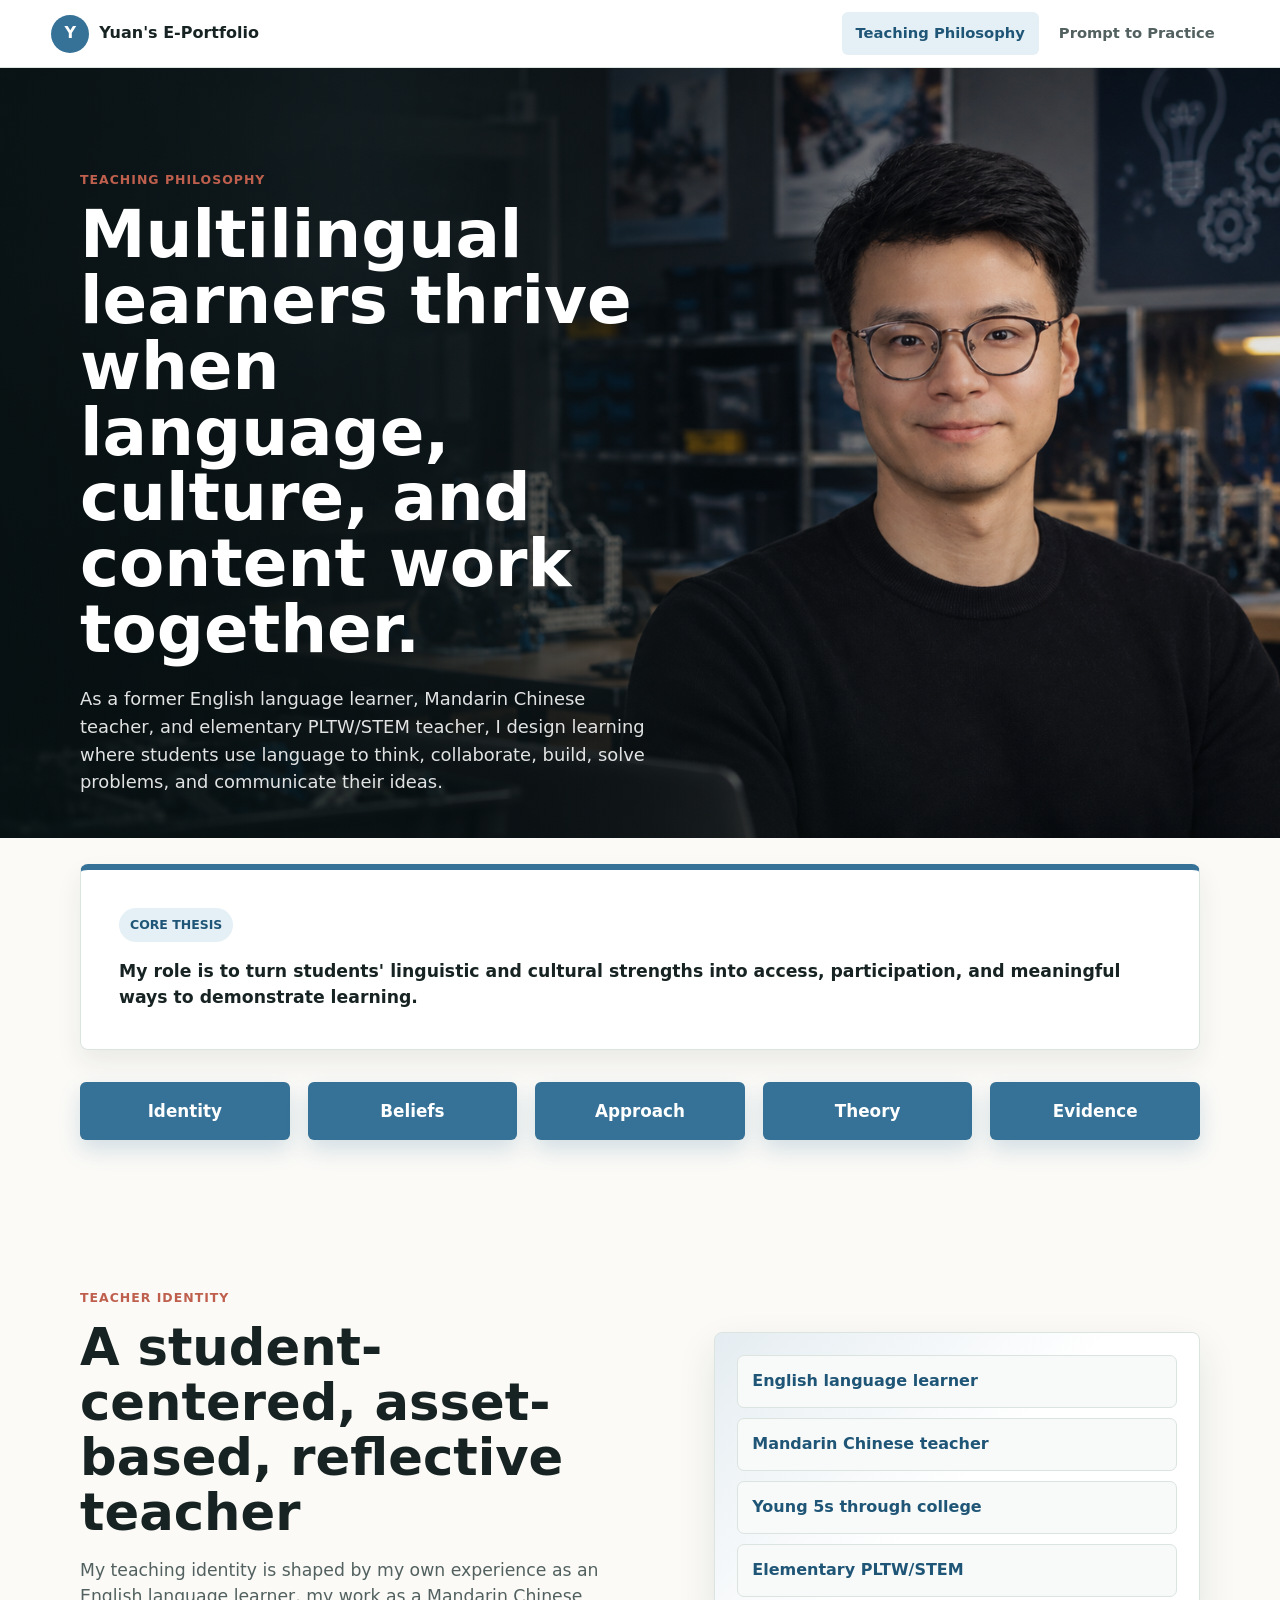
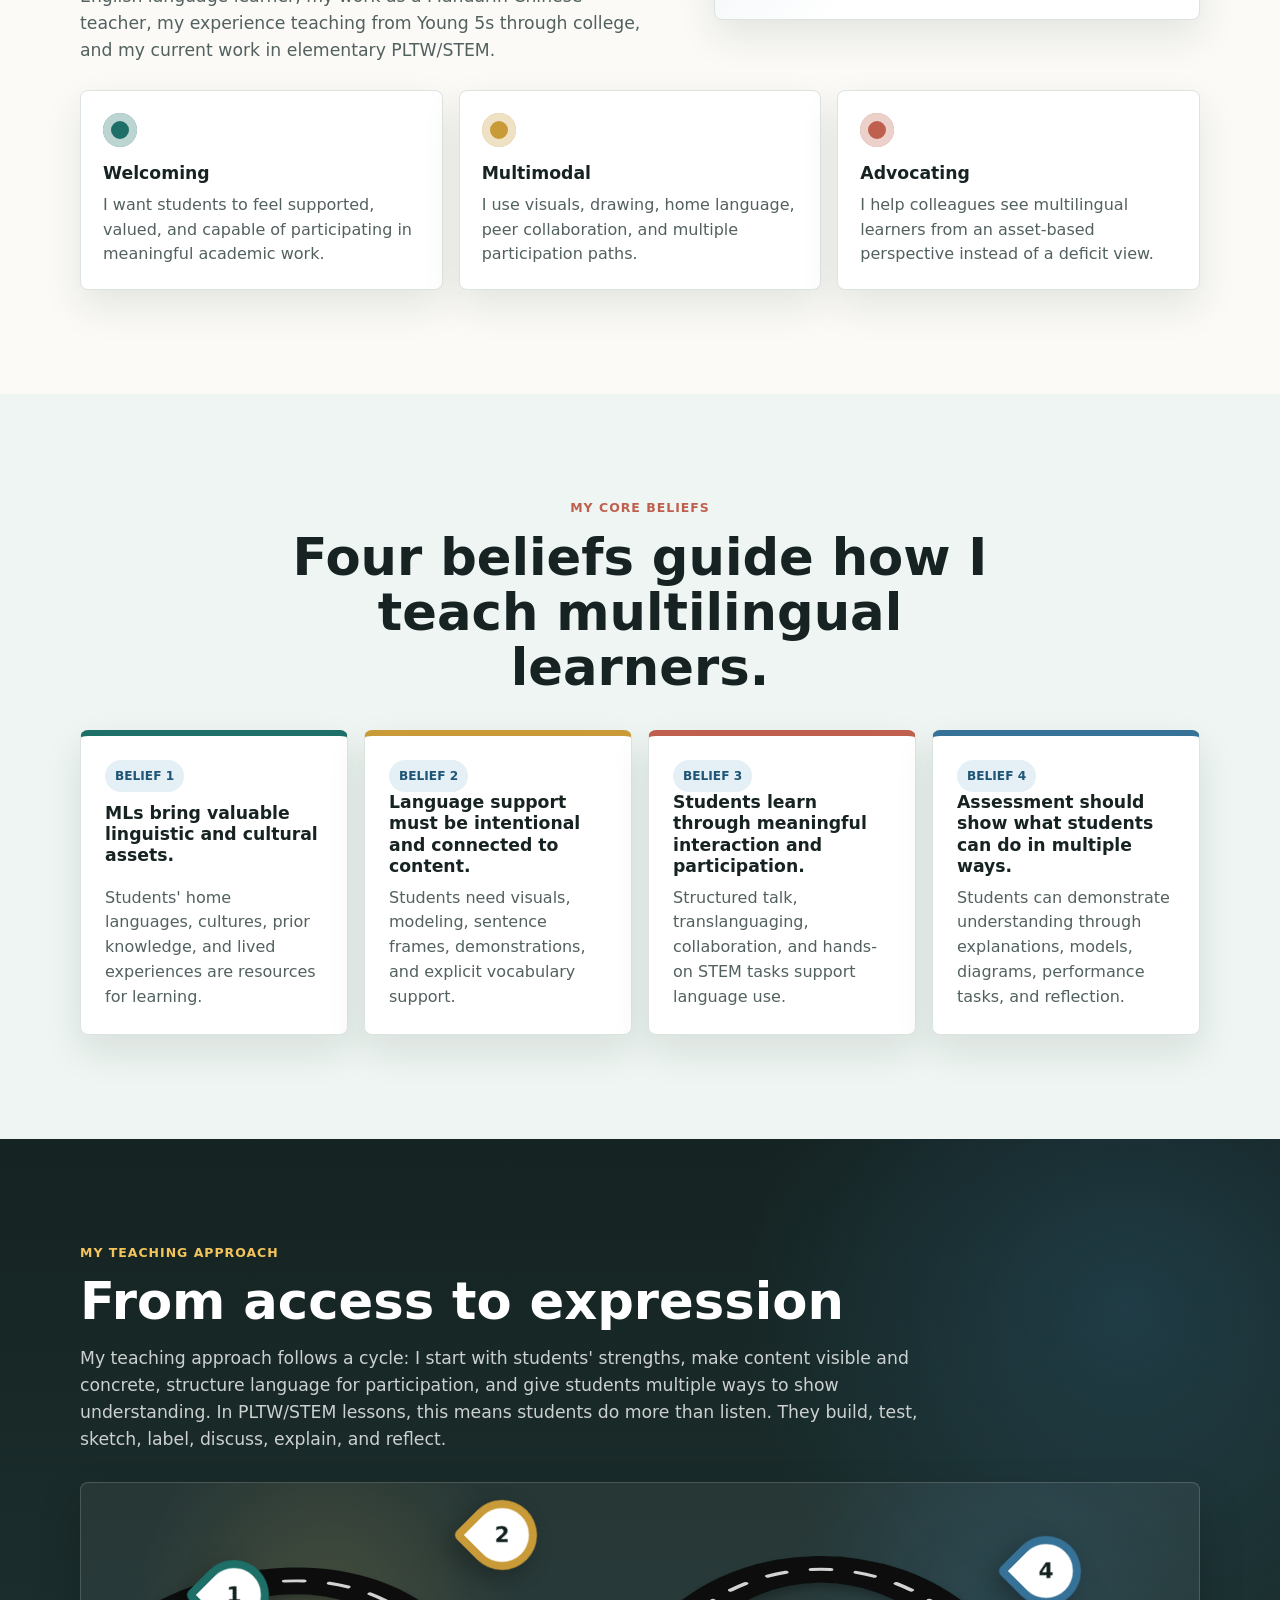
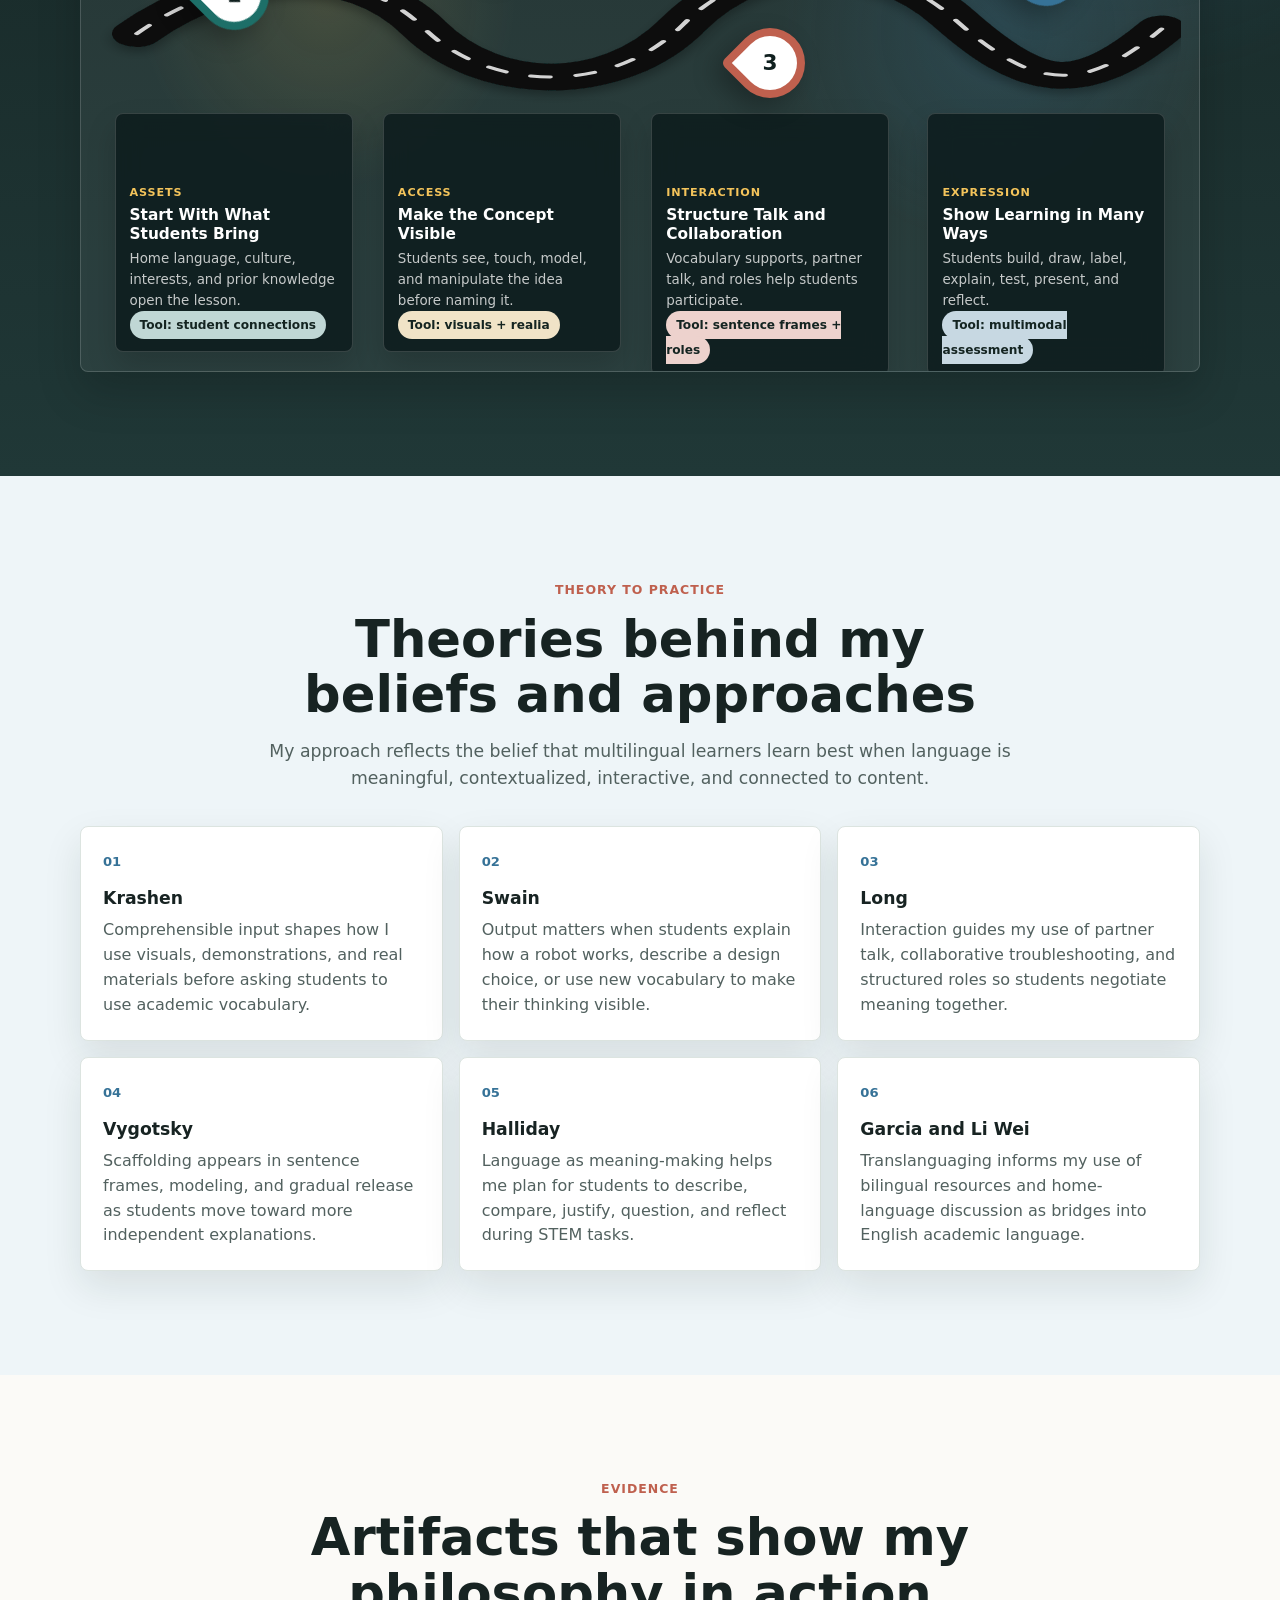
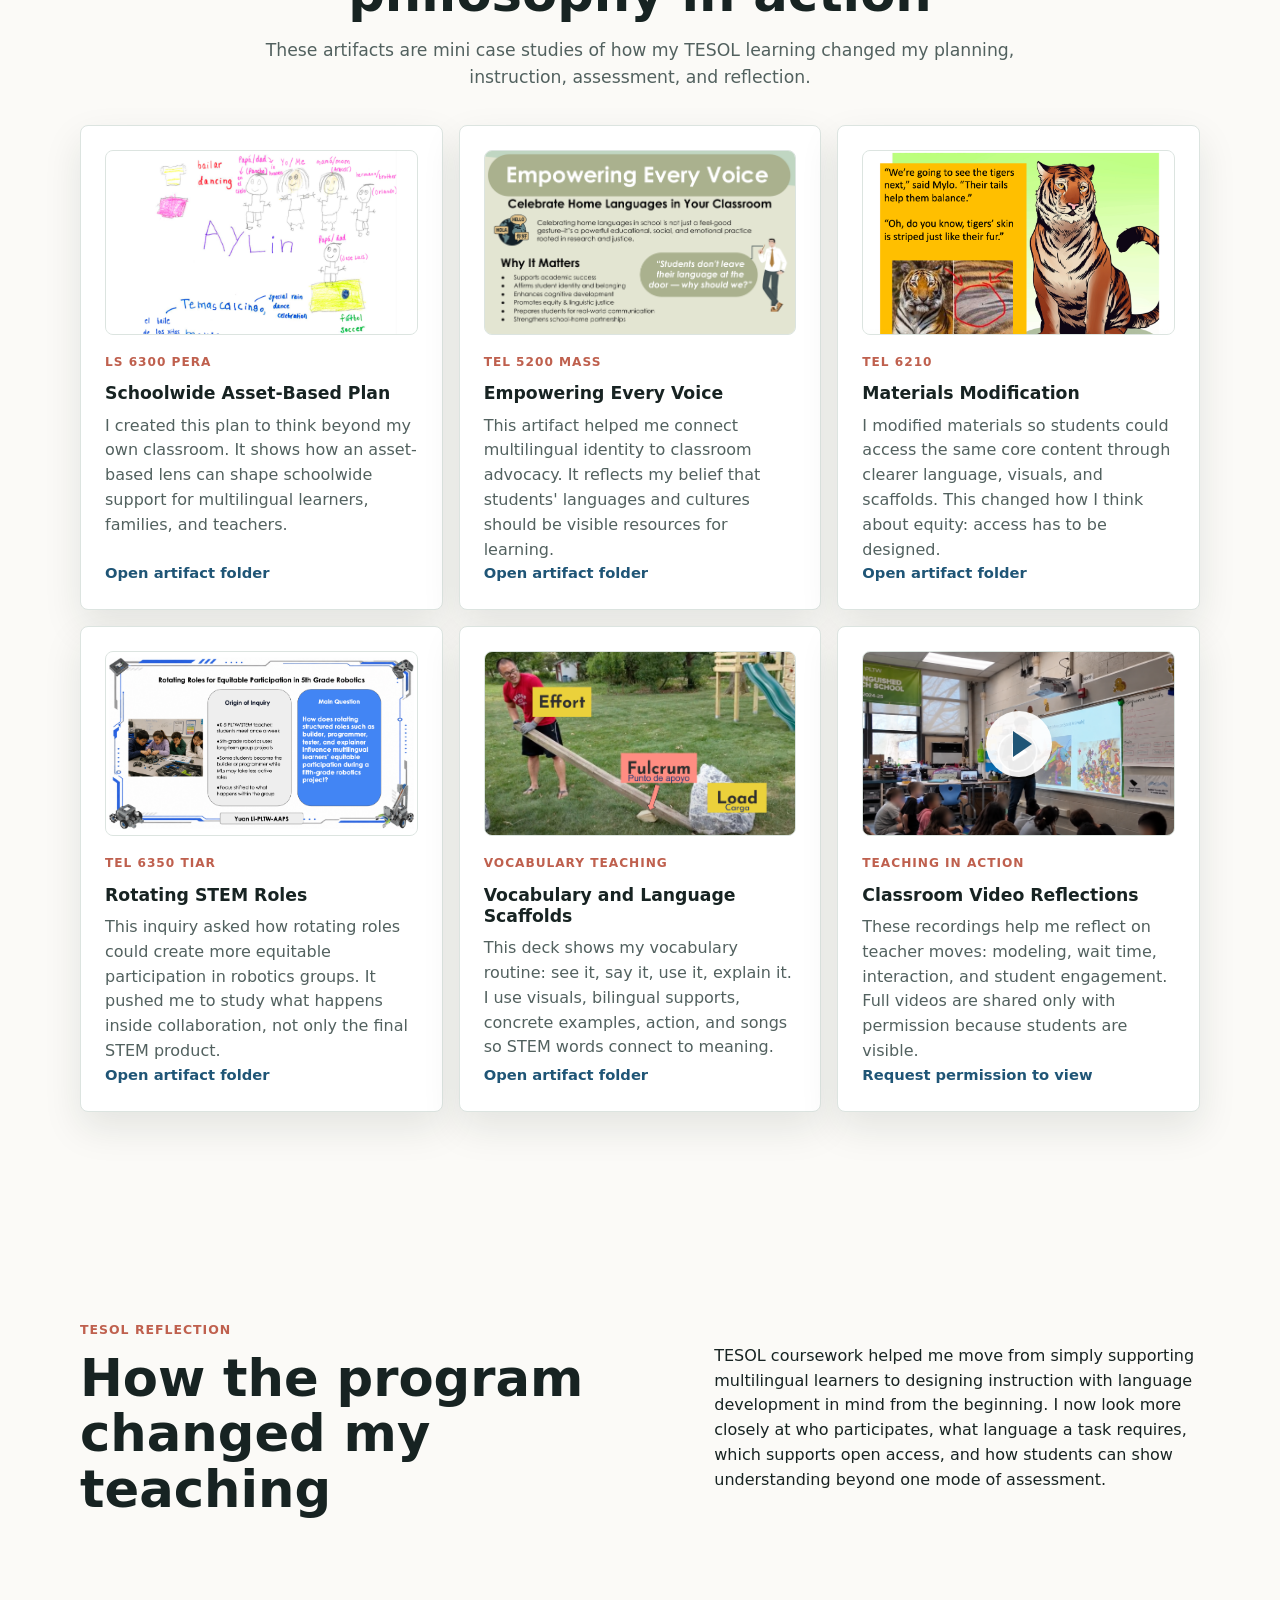
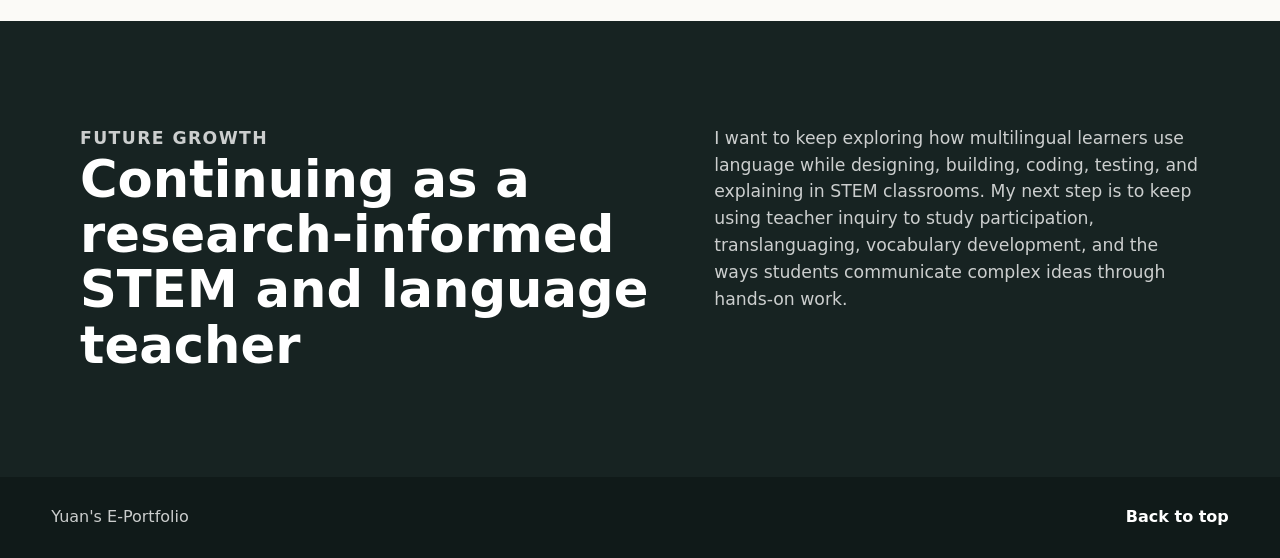
<file: index.html>
<!doctype html>
<html lang="en">
  <head>
    <meta charset="utf-8">
    <meta name="viewport" content="width=device-width, initial-scale=1">
    <title>Yuan's E-Portfolio | Teaching Philosophy</title>
    <meta
      name="description"
      content="Yuan's teaching philosophy e-portfolio for multilingual learners, STEM, asset-based pedagogy, theory, and course artifacts."
    >
    <link rel="stylesheet" href="styles.css">
  </head>
  <body>
    <header class="site-header" aria-label="Site navigation">
      <a class="brand" href="#top" aria-label="Yuan's e-portfolio home">
        <span class="brand-mark" aria-hidden="true">Y</span>
        <span>Yuan's E-Portfolio</span>
      </a>
      <nav class="nav-links top-tabs" aria-label="Main navigation">
        <a class="active" href="#top">Teaching Philosophy</a>
        <a href="prompt-to-practice/">Prompt to Practice</a>
      </nav>
    </header>

    <main id="top">
      <section class="hero">
        <div class="section-inner hero-grid">
          <div class="hero-copy-block">
            <p class="eyebrow">Teaching Philosophy</p>
            <h1>Multilingual learners thrive when language, culture, and content work together.</h1>
            <p class="hero-copy">
              As a former English language learner, Mandarin Chinese teacher, and elementary
              PLTW/STEM teacher, I design learning where students use language to think,
              collaborate, build, solve problems, and communicate their ideas.
            </p>
          </div>
        </div>
      </section>

      <section class="thesis-strip" aria-label="Teaching philosophy thesis">
        <div class="section-inner">
          <div class="thesis-panel">
            <span class="panel-label">Core Thesis</span>
            <p>
              My role is to turn students' linguistic and cultural strengths into access,
              participation, and meaningful ways to demonstrate learning.
            </p>
          </div>
        </div>
      </section>

      <section class="jump-section" aria-label="Section navigation buttons">
        <div class="section-inner jump-grid">
          <a href="#identity">Identity</a>
          <a href="#beliefs">Beliefs</a>
          <a href="#approach">Approach</a>
          <a href="#theory">Theory</a>
          <a href="#evidence">Evidence</a>
        </div>
      </section>

      <section id="identity" class="section-band">
        <div class="section-inner section-layout">
          <div class="section-heading">
            <p class="section-kicker">Teacher Identity</p>
            <h2>A student-centered, asset-based, reflective teacher</h2>
            <p>
              My teaching identity is shaped by my own experience as an English language learner,
              my work as a Mandarin Chinese teacher, my experience teaching from Young 5s through
              college, and my current work in elementary PLTW/STEM.
            </p>
          </div>
          <div class="identity-visual visual-panel" aria-hidden="true">
            <span>English language learner</span>
            <span>Mandarin Chinese teacher</span>
            <span>Young 5s through college</span>
            <span>Elementary PLTW/STEM</span>
          </div>
        </div>
        <div class="section-inner card-grid three">
          <article class="info-card">
            <span class="card-dot teal" aria-hidden="true"></span>
            <h3>Welcoming</h3>
            <p>I want students to feel supported, valued, and capable of participating in meaningful academic work.</p>
          </article>
          <article class="info-card">
            <span class="card-dot gold" aria-hidden="true"></span>
            <h3>Multimodal</h3>
            <p>I use visuals, drawing, home language, peer collaboration, and multiple participation paths.</p>
          </article>
          <article class="info-card">
            <span class="card-dot coral" aria-hidden="true"></span>
            <h3>Advocating</h3>
            <p>I help colleagues see multilingual learners from an asset-based perspective instead of a deficit view.</p>
          </article>
        </div>
      </section>

      <section id="beliefs" class="section-band soft">
        <div class="section-inner">
          <div class="section-heading centered">
            <p class="section-kicker">My Core Beliefs</p>
            <h2>Four beliefs guide how I teach multilingual learners.</h2>
          </div>
          <div class="belief-grid">
            <article class="belief-card">
              <span>Belief 1</span>
              <h3>MLs bring valuable linguistic and cultural assets.</h3>
              <p>Students' home languages, cultures, prior knowledge, and lived experiences are resources for learning.</p>
            </article>
            <article class="belief-card">
              <span>Belief 2</span>
              <h3>Language support must be intentional and connected to content.</h3>
              <p>Students need visuals, modeling, sentence frames, demonstrations, and explicit vocabulary support.</p>
            </article>
            <article class="belief-card">
              <span>Belief 3</span>
              <h3>Students learn through meaningful interaction and participation.</h3>
              <p>Structured talk, translanguaging, collaboration, and hands-on STEM tasks support language use.</p>
            </article>
            <article class="belief-card">
              <span>Belief 4</span>
              <h3>Assessment should show what students can do in multiple ways.</h3>
              <p>Students can demonstrate understanding through explanations, models, diagrams, performance tasks, and reflection.</p>
            </article>
          </div>
        </div>
      </section>

      <section id="approach" class="section-band approach-section">
        <div class="section-inner">
          <div class="section-heading">
            <p class="section-kicker">My Teaching Approach</p>
            <h2>From access to expression</h2>
            <p>
              My teaching approach follows a cycle: I start with students' strengths, make content
              visible and concrete, structure language for participation, and give students multiple
              ways to show understanding. In PLTW/STEM lessons, this means students do more than
              listen. They build, test, sketch, label, discuss, explain, and reflect.
            </p>
          </div>
          <div class="approach-map" aria-label="Teaching approach pathway">
            <svg class="curly-path" viewBox="0 0 1000 360" aria-hidden="true" preserveAspectRatio="none">
              <defs>
                <filter id="road-shadow" x="-10%" y="-30%" width="120%" height="160%">
                  <feDropShadow dx="0" dy="9" stdDeviation="7" flood-color="#000000" flood-opacity="0.28"></feDropShadow>
                </filter>
              </defs>
              <path class="road-base" filter="url(#road-shadow)" d="M35 176 C125 58 240 56 300 166 S474 283 540 160 S720 35 790 150 S905 287 982 168"></path>
              <path class="road-dashes" d="M35 176 C125 58 240 56 300 166 S474 283 540 160 S720 35 790 150 S905 287 982 168"></path>
            </svg>
            <article class="approach-point point-assets">
              <span class="point-marker" data-step="1">1</span>
              <div>
                <p class="point-label">Assets</p>
                <h3>Start With What Students Bring</h3>
                <p>Home language, culture, interests, and prior knowledge open the lesson.</p>
              </div>
              <strong>Tool: student connections</strong>
            </article>
            <article class="approach-point point-access">
              <span class="point-marker" data-step="2">2</span>
              <div>
                <p class="point-label">Access</p>
                <h3>Make the Concept Visible</h3>
                <p>Students see, touch, model, and manipulate the idea before naming it.</p>
              </div>
              <strong>Tool: visuals + realia</strong>
            </article>
            <article class="approach-point point-interaction">
              <span class="point-marker" data-step="3">3</span>
              <div>
                <p class="point-label">Interaction</p>
                <h3>Structure Talk and Collaboration</h3>
                <p>Vocabulary supports, partner talk, and roles help students participate.</p>
              </div>
              <strong>Tool: sentence frames + roles</strong>
            </article>
            <article class="approach-point point-expression">
              <span class="point-marker" data-step="4">4</span>
              <div>
                <p class="point-label">Expression</p>
                <h3>Show Learning in Many Ways</h3>
                <p>Students build, draw, label, explain, test, present, and reflect.</p>
              </div>
              <strong>Tool: multimodal assessment</strong>
            </article>
          </div>
        </div>
      </section>

      <section id="theory" class="section-band soft-blue">
        <div class="section-inner">
          <div class="section-heading centered">
            <p class="section-kicker">Theory to Practice</p>
            <h2>Theories behind my beliefs and approaches</h2>
            <p>
              My approach reflects the belief that multilingual learners learn best when language is
              meaningful, contextualized, interactive, and connected to content.
            </p>
          </div>
          <div class="theory-grid">
            <article><span>01</span><h3>Krashen</h3><p>Comprehensible input shapes how I use visuals, demonstrations, and real materials before asking students to use academic vocabulary.</p></article>
            <article><span>02</span><h3>Swain</h3><p>Output matters when students explain how a robot works, describe a design choice, or use new vocabulary to make their thinking visible.</p></article>
            <article><span>03</span><h3>Long</h3><p>Interaction guides my use of partner talk, collaborative troubleshooting, and structured roles so students negotiate meaning together.</p></article>
            <article><span>04</span><h3>Vygotsky</h3><p>Scaffolding appears in sentence frames, modeling, and gradual release as students move toward more independent explanations.</p></article>
            <article><span>05</span><h3>Halliday</h3><p>Language as meaning-making helps me plan for students to describe, compare, justify, question, and reflect during STEM tasks.</p></article>
            <article><span>06</span><h3>Garcia and Li Wei</h3><p>Translanguaging informs my use of bilingual resources and home-language discussion as bridges into English academic language.</p></article>
          </div>
        </div>
      </section>

      <section id="evidence" class="section-band">
        <div class="section-inner">
          <div class="section-heading centered">
            <p class="section-kicker">Evidence</p>
            <h2>Artifacts that show my philosophy in action</h2>
            <p>
              These artifacts are mini case studies of how my TESOL learning changed my planning,
              instruction, assessment, and reflection.
            </p>
          </div>
          <div class="artifact-grid">
            <a class="artifact-card" href="https://drive.google.com/drive/folders/16T3b_UtdPn_d3MN9wNn4TqH_yHcDVsYS?usp=drive_link" target="_blank" rel="noopener">
              <img class="artifact-preview" src="assets/artifacts/pera-custom.png" alt="Preview of the Schoolwide Asset-Based Plan artifact.">
              <span class="artifact-label">LS 6300 PERA</span>
              <h3>Schoolwide Asset-Based Plan</h3>
              <p>I created this plan to think beyond my own classroom. It shows how an asset-based lens can shape schoolwide support for multilingual learners, families, and teachers.</p>
              <strong>Open artifact folder</strong>
            </a>
            <a class="artifact-card" href="https://drive.google.com/drive/folders/130Fd-T7QDHoziIeDcUG21jrpEppXxg3U?usp=drive_link" target="_blank" rel="noopener">
              <img class="artifact-preview" src="assets/artifacts/mass-preview.png" alt="Preview of the Empowering Every Voice artifact.">
              <span class="artifact-label">TEL 5200 MASS</span>
              <h3>Empowering Every Voice</h3>
              <p>This artifact helped me connect multilingual identity to classroom advocacy. It reflects my belief that students' languages and cultures should be visible resources for learning.</p>
              <strong>Open artifact folder</strong>
            </a>
            <a class="artifact-card" href="https://drive.google.com/drive/folders/1OOtF6vq1-xBh8lc7o2qviGq_IBOvmbnp?usp=drive_link" target="_blank" rel="noopener">
              <img class="artifact-preview" src="assets/artifacts/materials-custom.png" alt="Preview of the Materials Modification artifact.">
              <span class="artifact-label">TEL 6210</span>
              <h3>Materials Modification</h3>
              <p>I modified materials so students could access the same core content through clearer language, visuals, and scaffolds. This changed how I think about equity: access has to be designed.</p>
              <strong>Open artifact folder</strong>
            </a>
            <a class="artifact-card" href="https://drive.google.com/drive/folders/1tJxDNaf0YipQShl1U_7saTIRn4EMJmxm?usp=drive_link" target="_blank" rel="noopener">
              <img class="artifact-preview" src="assets/artifacts/stem-roles-custom.png" alt="Preview of the Rotating STEM Roles artifact.">
              <span class="artifact-label">TEL 6350 TIAR</span>
              <h3>Rotating STEM Roles</h3>
              <p>This inquiry asked how rotating roles could create more equitable participation in robotics groups. It pushed me to study what happens inside collaboration, not only the final STEM product.</p>
              <strong>Open artifact folder</strong>
            </a>
            <a class="artifact-card" href="https://drive.google.com/drive/folders/1gcC9mJZClp-AV3NbqChI-bByvuwTtECx?usp=drive_link" target="_blank" rel="noopener">
              <img class="artifact-preview" src="assets/artifacts/vocabulary-teaching.png" alt="Preview of a vocabulary teaching artifact using visual labels for effort, fulcrum, and load.">
              <span class="artifact-label">Vocabulary Teaching</span>
              <h3>Vocabulary and Language Scaffolds</h3>
              <p>This deck shows my vocabulary routine: see it, say it, use it, explain it. I use visuals, bilingual supports, concrete examples, action, and songs so STEM words connect to meaning.</p>
              <strong>Open artifact folder</strong>
            </a>
            <a class="artifact-card" href="https://drive.google.com/file/d/1CRCf-sikowvCZReLJbOm6z6cWcLFSSmi/view?usp=drive_link" target="_blank" rel="noopener">
              <span class="video-artifact-frame">
                <img class="artifact-preview" src="assets/artifacts/teaching-in-action.png" alt="Preview of a classroom teaching-in-action video artifact.">
                <span class="play-button" aria-hidden="true"></span>
              </span>
              <span class="artifact-label">Teaching in Action</span>
              <h3>Classroom Video Reflections</h3>
              <p>These recordings help me reflect on teacher moves: modeling, wait time, interaction, and student engagement. Full videos are shared only with permission because students are visible.</p>
              <strong>Request permission to view</strong>
            </a>
          </div>
        </div>
      </section>

      <section class="section-band reflection-section">
        <div class="section-inner section-layout">
          <div class="section-heading">
            <p class="section-kicker">TESOL Reflection</p>
            <h2>How the program changed my teaching</h2>
          </div>
          <p>
            TESOL coursework helped me move from simply supporting multilingual learners to
            designing instruction with language development in mind from the beginning. I now look
            more closely at who participates, what language a task requires, which supports open
            access, and how students can show understanding beyond one mode of assessment.
          </p>
        </div>
      </section>

      <section class="section-band closing-section">
        <div class="section-inner closing-grid">
          <div>
            <p class="section-kicker">Future Growth</p>
            <h2>Continuing as a research-informed STEM and language teacher</h2>
          </div>
          <p>
            I want to keep exploring how multilingual learners use language while designing,
            building, coding, testing, and explaining in STEM classrooms. My next step is to keep
            using teacher inquiry to study participation, translanguaging, vocabulary development,
            and the ways students communicate complex ideas through hands-on work.
          </p>
        </div>
      </section>
    </main>

    <footer class="site-footer">
      <p>Yuan's E-Portfolio</p>
      <a href="#top">Back to top</a>
    </footer>

    <script src="script.js"></script>
  </body>
</html>
</file>
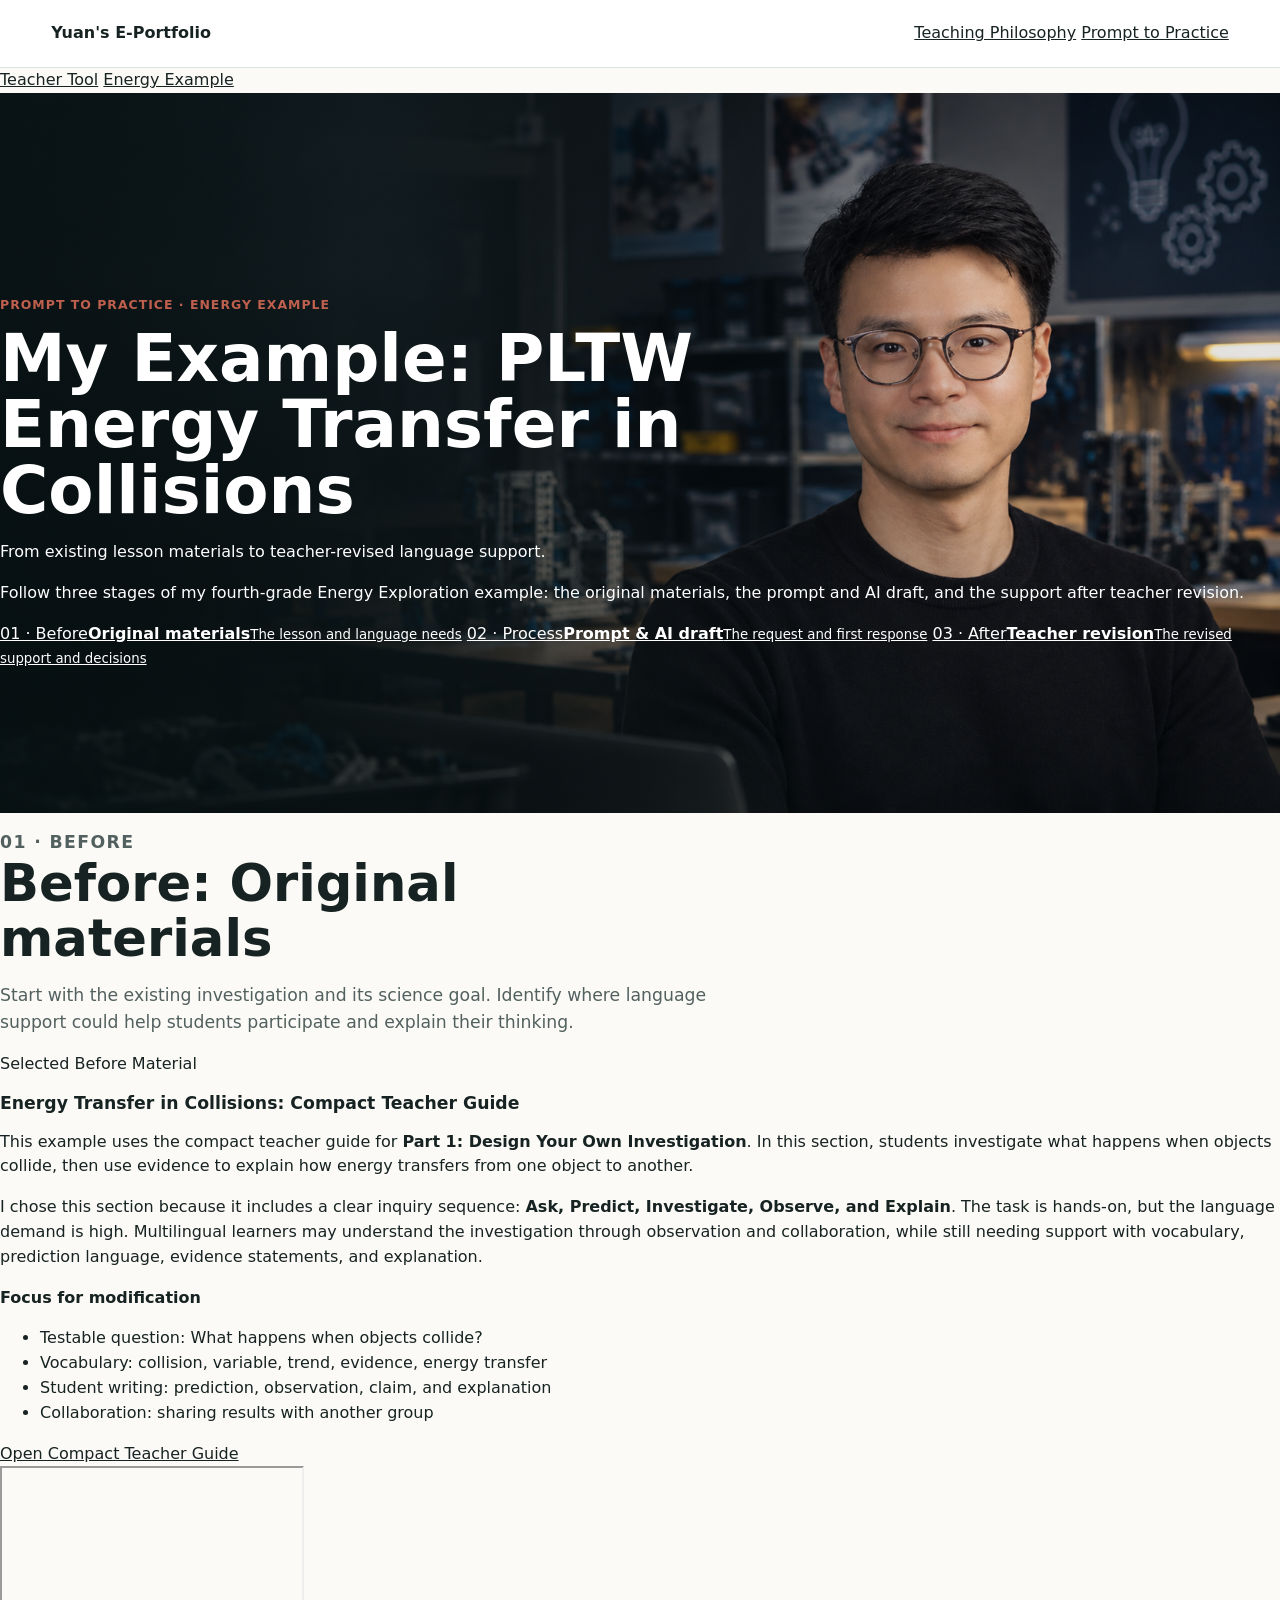
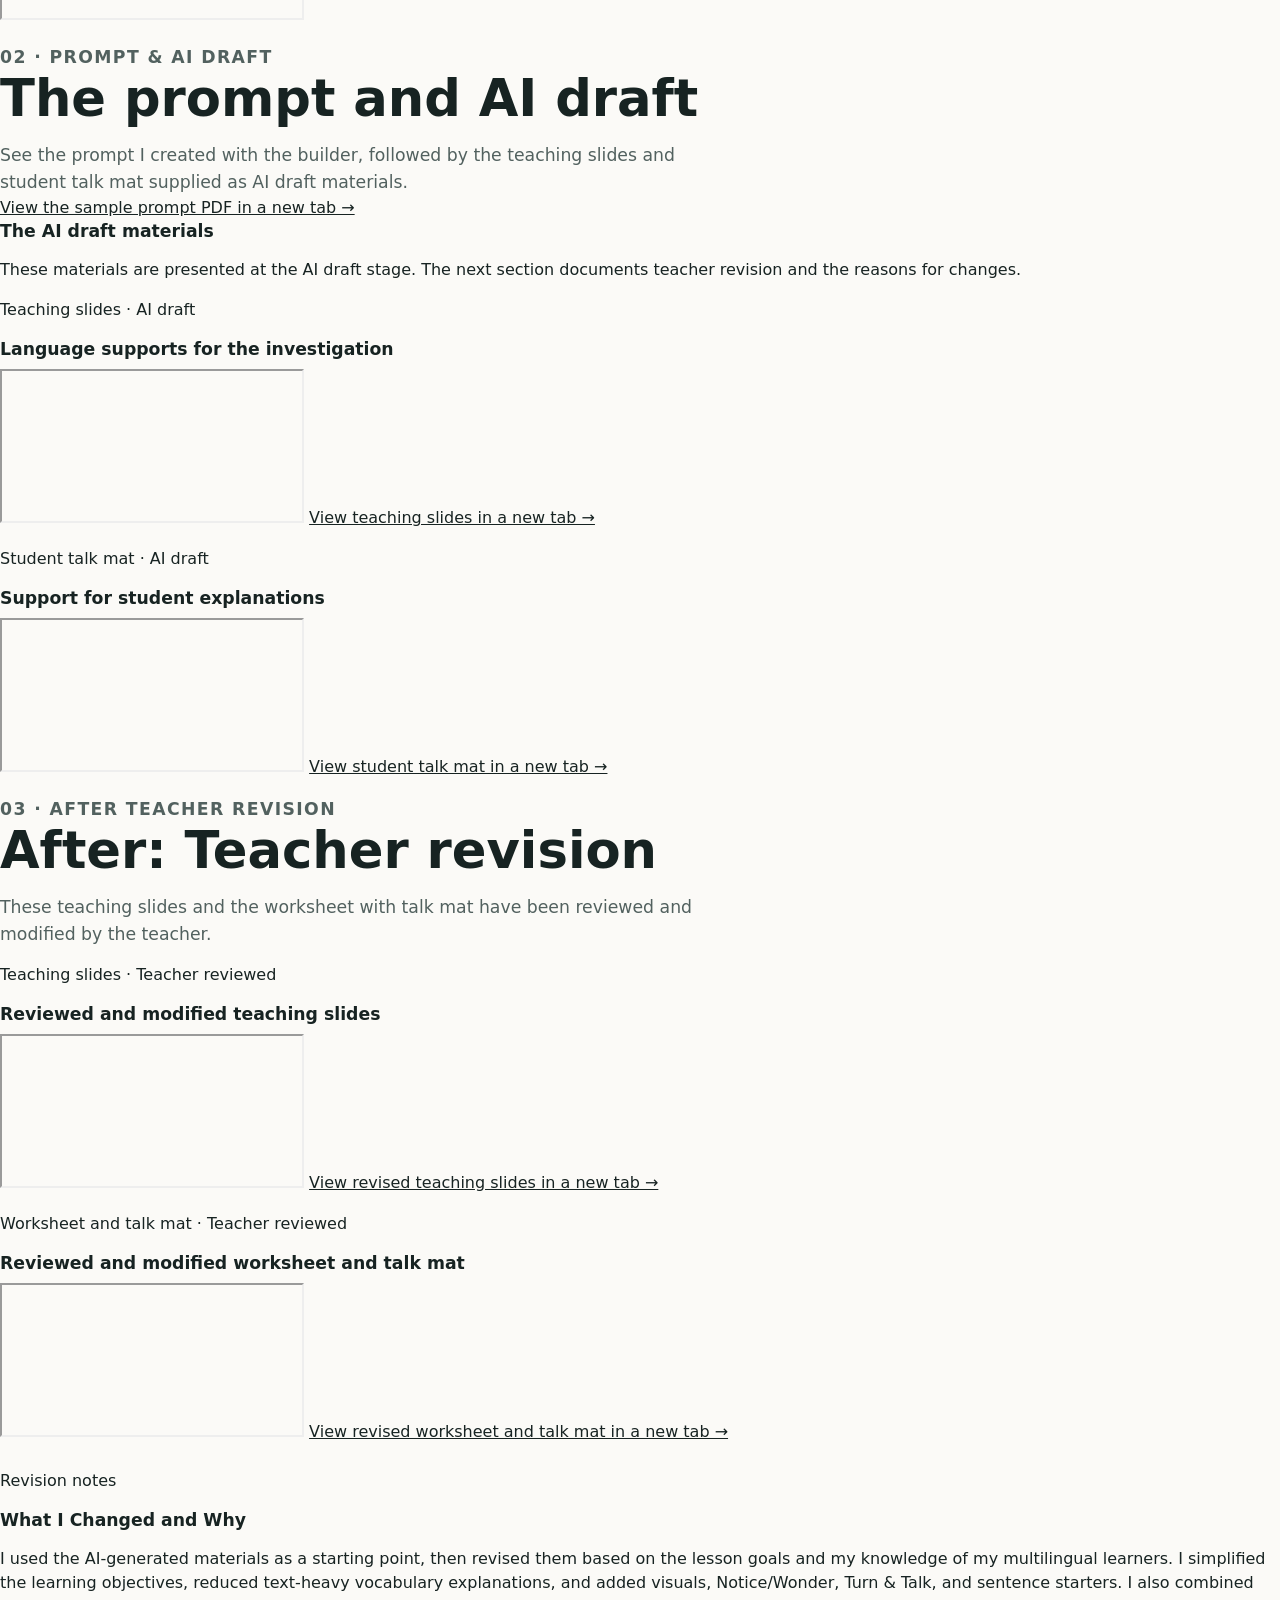
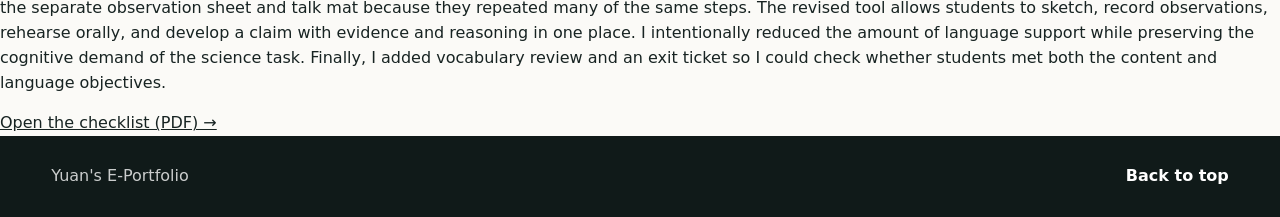
<file: energy-example.html>
<!doctype html>
<html lang="en">
  <head>
    <meta charset="utf-8" />
    <meta name="viewport" content="width=device-width, initial-scale=1" />
    <title>Energy Example | Yuan's E-Portfolio</title>
    <link rel="stylesheet" href="styles.css" />
  </head>
  <body class="energy-example-page">
    <header class="site-header" id="top">
      <a class="brand" href="../">Yuan's E-Portfolio</a>
      <nav class="top-nav" aria-label="Portfolio navigation">
        <a href="../">Teaching Philosophy</a>
        <a href="index.html" aria-current="page">Prompt to Practice</a>
      </nav>
    </header>

    <main>
      <nav class="subnav" aria-label="Prompt to Practice pages">
        <a href="index.html">Teacher Tool</a>
        <a href="energy-example.html" aria-current="page">Energy Example</a>
      </nav>
      <header class="hero tool-hero example-hero">
        <div class="hero-text">
          <p class="eyebrow">Prompt to Practice · Energy Example</p>
          <h1>My Example: PLTW Energy Transfer in Collisions</h1>
          <p class="subtitle">From existing lesson materials to teacher-revised language support.</p>
          <p class="intro">Follow three stages of my fourth-grade Energy Exploration example: the original materials, the prompt and AI draft, and the support after teacher revision.</p>
          <nav class="energy-stage-nav" aria-label="Example stages">
            <a href="#energy-makeover"><span>01 · Before</span><strong>Original materials</strong><small>The lesson and language needs</small></a>
            <a href="#energy-draft"><span>02 · Process</span><strong>Prompt &amp; AI draft</strong><small>The request and first response</small></a>
            <a href="#energy-revision"><span>03 · After</span><strong>Teacher revision</strong><small>The revised support and decisions</small></a>
          </nav>
        </div>
      </header>
      <section class="content-section energy-stage energy-before" id="energy-makeover" aria-labelledby="before-heading">
        <div class="section-heading">
          <p class="eyebrow">01 · Before</p>
          <h2 id="before-heading">Before: Original materials</h2>
          <p class="section-note">Start with the existing investigation and its science goal. Identify where language support could help students participate and explain their thinking.</p>
        </div>
        <div class="before-material">
          <div class="before-copy">
            <p class="column-label">Selected Before Material</p>
            <h3>Energy Transfer in Collisions: Compact Teacher Guide</h3>
            <p>
              This example uses the compact teacher guide for
              <strong>Part 1: Design Your Own Investigation</strong>. In this section, students
              investigate what happens when objects collide, then use evidence to explain how energy
              transfers from one object to another.
            </p>
            <p>
              I chose this section because it includes a clear inquiry sequence:
              <strong>Ask, Predict, Investigate, Observe, and Explain</strong>. The task is hands-on,
              but the language demand is high. Multilingual learners may understand the investigation
              through observation and collaboration, while still needing support with vocabulary,
              prediction language, evidence statements, and explanation.
            </p>
            <div class="focus-box">
              <strong>Focus for modification</strong>
              <ul>
                <li>Testable question: What happens when objects collide?</li>
                <li>Vocabulary: collision, variable, trend, evidence, energy transfer</li>
                <li>Student writing: prediction, observation, claim, and explanation</li>
                <li>Collaboration: sharing results with another group</li>
              </ul>
            </div>
            <a class="material-link" href="Energy_Transfer_in_Collisions_Part_1_Compact_Teacher_Guide.pdf" target="_blank" rel="noreferrer">
              Open Compact Teacher Guide
            </a>
          </div>
          <div class="embed-frame">
            <iframe
              title="Energy Transfer in Collisions Part 1 Compact Teacher Guide PDF"
              src="Energy_Transfer_in_Collisions_Part_1_Compact_Teacher_Guide.pdf#toolbar=0&amp;navpanes=0&amp;view=FitH"
            ></iframe>
          </div>
        </div>

      </section>
      <section class="content-section energy-stage energy-draft" id="energy-draft" aria-labelledby="draft-heading">
        <div class="section-heading">
          <p class="eyebrow">02 · Prompt &amp; AI draft</p>
          <h2 id="draft-heading">The prompt and AI draft</h2>
          <p class="section-note">See the prompt I created with the builder, followed by the teaching slides and student talk mat supplied as AI draft materials.</p>
        </div>
        <div class="actual-prompt prompt-link-only">
          <a class="energy-text-link" href="Prompt_Builder_and_Generated_Prompt.pdf" target="_blank" rel="noreferrer">View the sample prompt PDF in a new tab →</a>
        </div>
        <div class="draft-output-heading">
          <h3>The AI draft materials</h3>
          <p>These materials are presented at the AI draft stage. The next section documents teacher revision and the reasons for changes.</p>
        </div>
        <div class="energy-stage-grid draft-viewers">
          <article class="energy-stage-card">
            <p class="column-label">Teaching slides · AI draft</p>
            <h3>Language supports for the investigation</h3>
            <iframe class="draft-document" title="AI draft teaching slides: Energy Transfer in Collisions" src="Energy_Transfer_Collisions_Language_Supports_Transparent.pdf#toolbar=0&amp;navpanes=0&amp;view=FitH"></iframe>
            <a class="energy-text-link" href="Energy_Transfer_Collisions_Language_Supports_Transparent.pdf" target="_blank" rel="noreferrer">View teaching slides in a new tab →</a>
          </article>
          <article class="energy-stage-card">
            <p class="column-label">Student talk mat · AI draft</p>
            <h3>Support for student explanations</h3>
            <iframe class="draft-document" title="AI draft student science talk mat" src="Energy_Transfer_Collision_Student_Talk_Mat_Transparent.pdf#toolbar=0&amp;navpanes=0&amp;view=FitH"></iframe>
            <a class="energy-text-link" href="Energy_Transfer_Collision_Student_Talk_Mat_Transparent.pdf" target="_blank" rel="noreferrer">View student talk mat in a new tab →</a>
          </article>
        </div>
      </section>
      <section class="content-section energy-stage energy-after" id="energy-revision" aria-labelledby="after-heading">
        <div class="section-heading">
          <p class="eyebrow">03 · After teacher revision</p>
          <h2 id="after-heading">After: Teacher revision</h2>
          <p class="section-note">These teaching slides and the worksheet with talk mat have been reviewed and modified by the teacher.</p>
        </div>
        <div class="energy-stage-grid draft-viewers">
          <article class="energy-stage-card">
            <p class="column-label">Teaching slides · Teacher reviewed</p>
            <h3>Reviewed and modified teaching slides</h3>
            <iframe class="draft-document" style="aspect-ratio: 612 / 792" title="Teacher-reviewed teaching slides" src="teacher-reviewed-slides.pdf#toolbar=0&amp;navpanes=0&amp;view=FitH"></iframe>
            <a class="energy-text-link" href="teacher-reviewed-slides.pdf" target="_blank" rel="noreferrer">View revised teaching slides in a new tab →</a>
          </article>
          <article class="energy-stage-card">
            <p class="column-label">Worksheet and talk mat · Teacher reviewed</p>
            <h3>Reviewed and modified worksheet and talk mat</h3>
            <iframe class="draft-document" style="aspect-ratio: 612 / 792" title="Teacher-reviewed worksheet and talk mat" src="teacher-reviewed-worksheet-talk-mat.pdf#toolbar=0&amp;navpanes=0&amp;view=FitH"></iframe>
            <a class="energy-text-link" href="teacher-reviewed-worksheet-talk-mat.pdf" target="_blank" rel="noreferrer">View revised worksheet and talk mat in a new tab →</a>
          </article>
        </div>
        <article class="energy-stage-card" style="margin-top: 24px;">
          <p class="column-label">Revision notes</p>
          <h3>What I Changed and Why</h3>
          <p>I used the AI-generated materials as a starting point, then revised them based on the lesson goals and my knowledge of my multilingual learners. I simplified the learning objectives, reduced text-heavy vocabulary explanations, and added visuals, Notice/Wonder, Turn &amp; Talk, and sentence starters. I also combined the separate observation sheet and talk mat because they repeated many of the same steps. The revised tool allows students to sketch, record observations, rehearse orally, and develop a claim with evidence and reasoning in one place. I intentionally reduced the amount of language support while preserving the cognitive demand of the science task. Finally, I added vocabulary review and an exit ticket so I could check whether students met both the content and language objectives.</p>
          <a class="energy-text-link" href="teacher-revision-checklist.pdf" target="_blank" rel="noreferrer">Open the checklist (PDF) →</a>
        </article>
      </section>
    </main>
    <footer class="site-footer">
      <p>Yuan's E-Portfolio</p>
      <a href="#top">Back to top</a>
    </footer>


  </body>
</html>
</file>
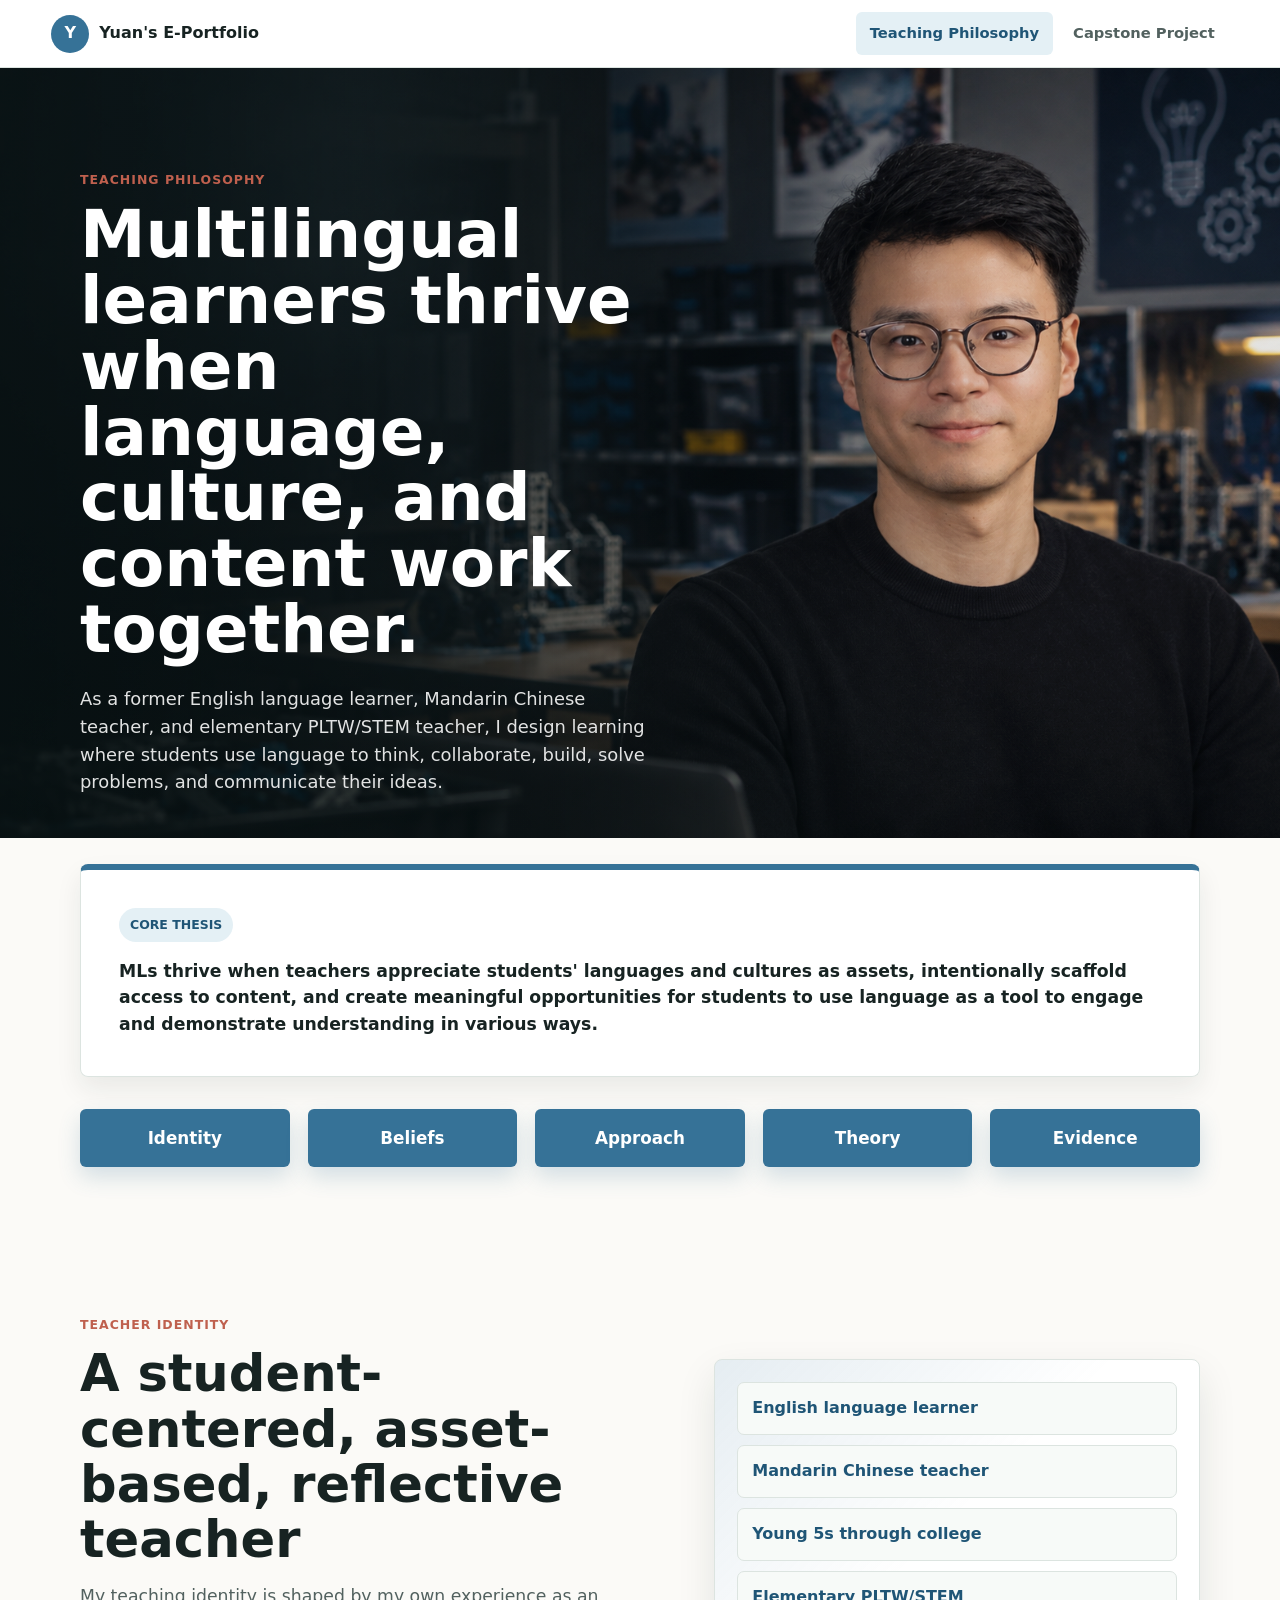
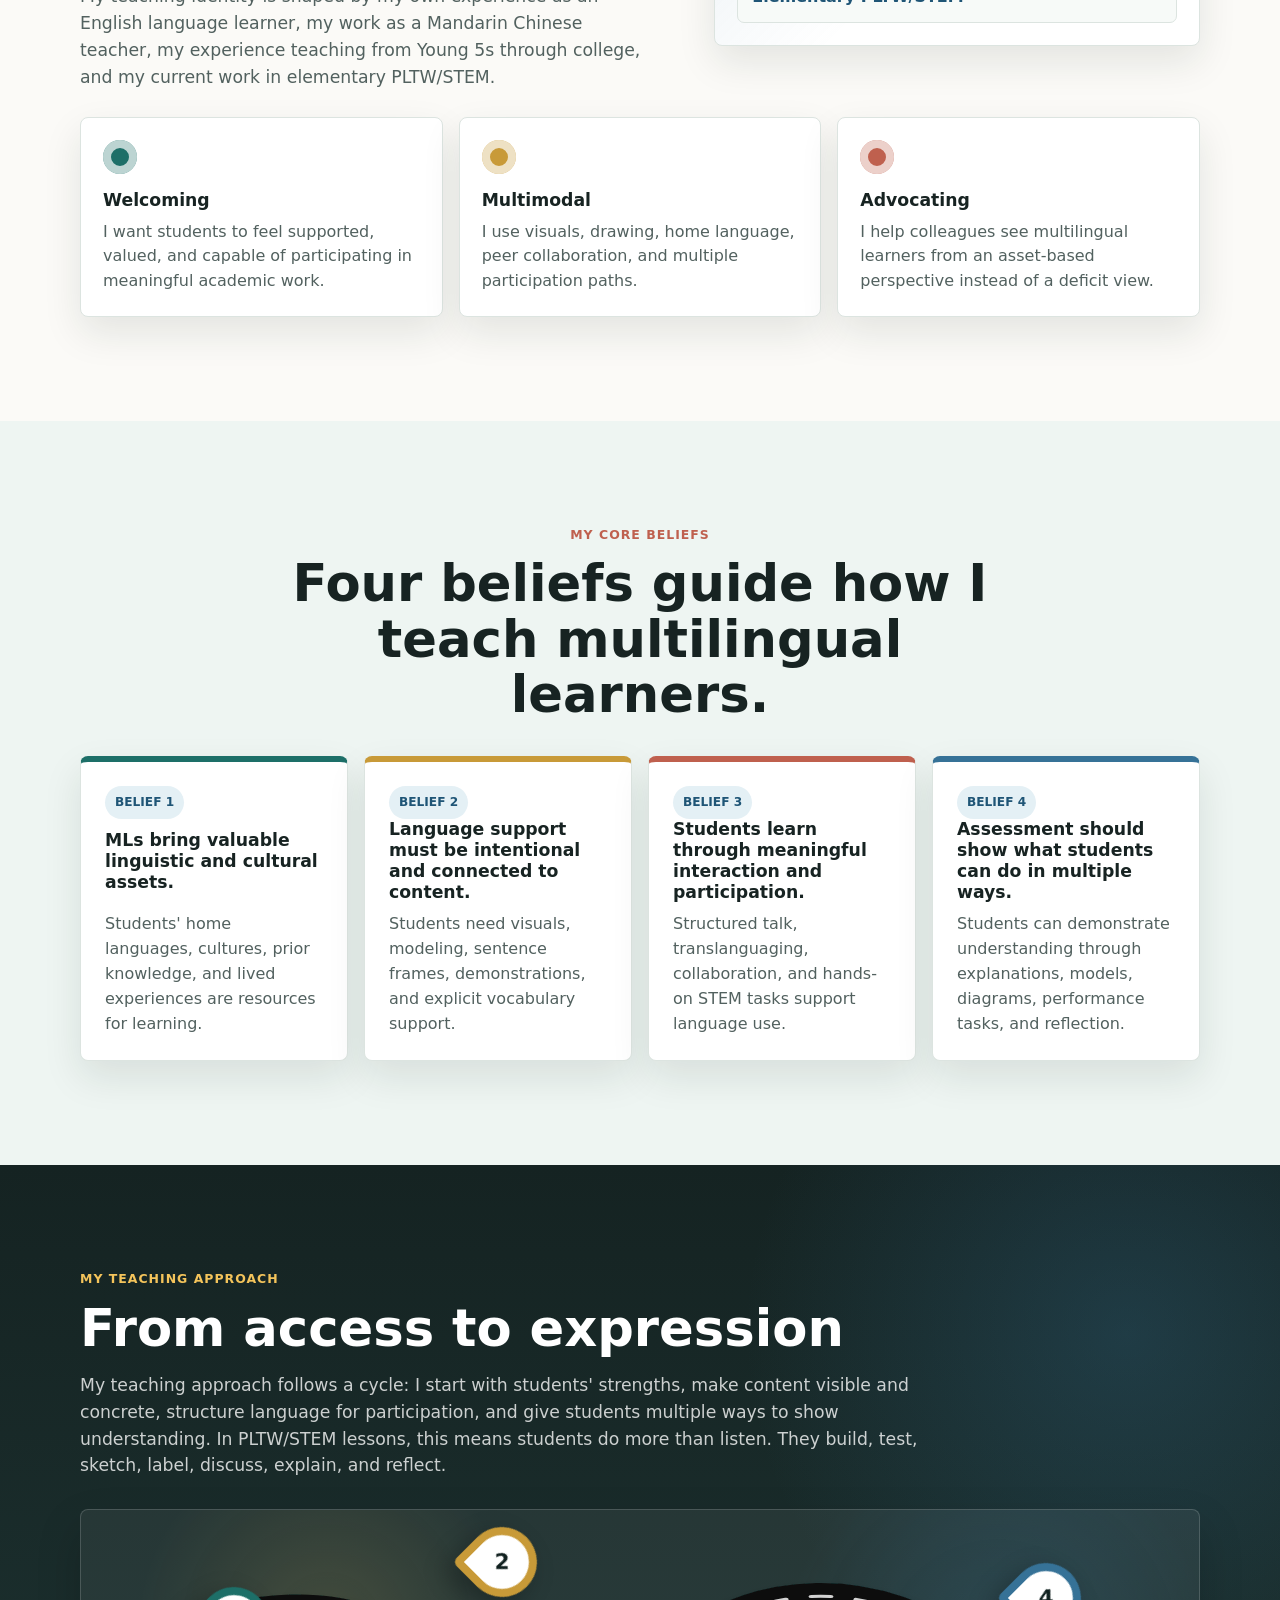
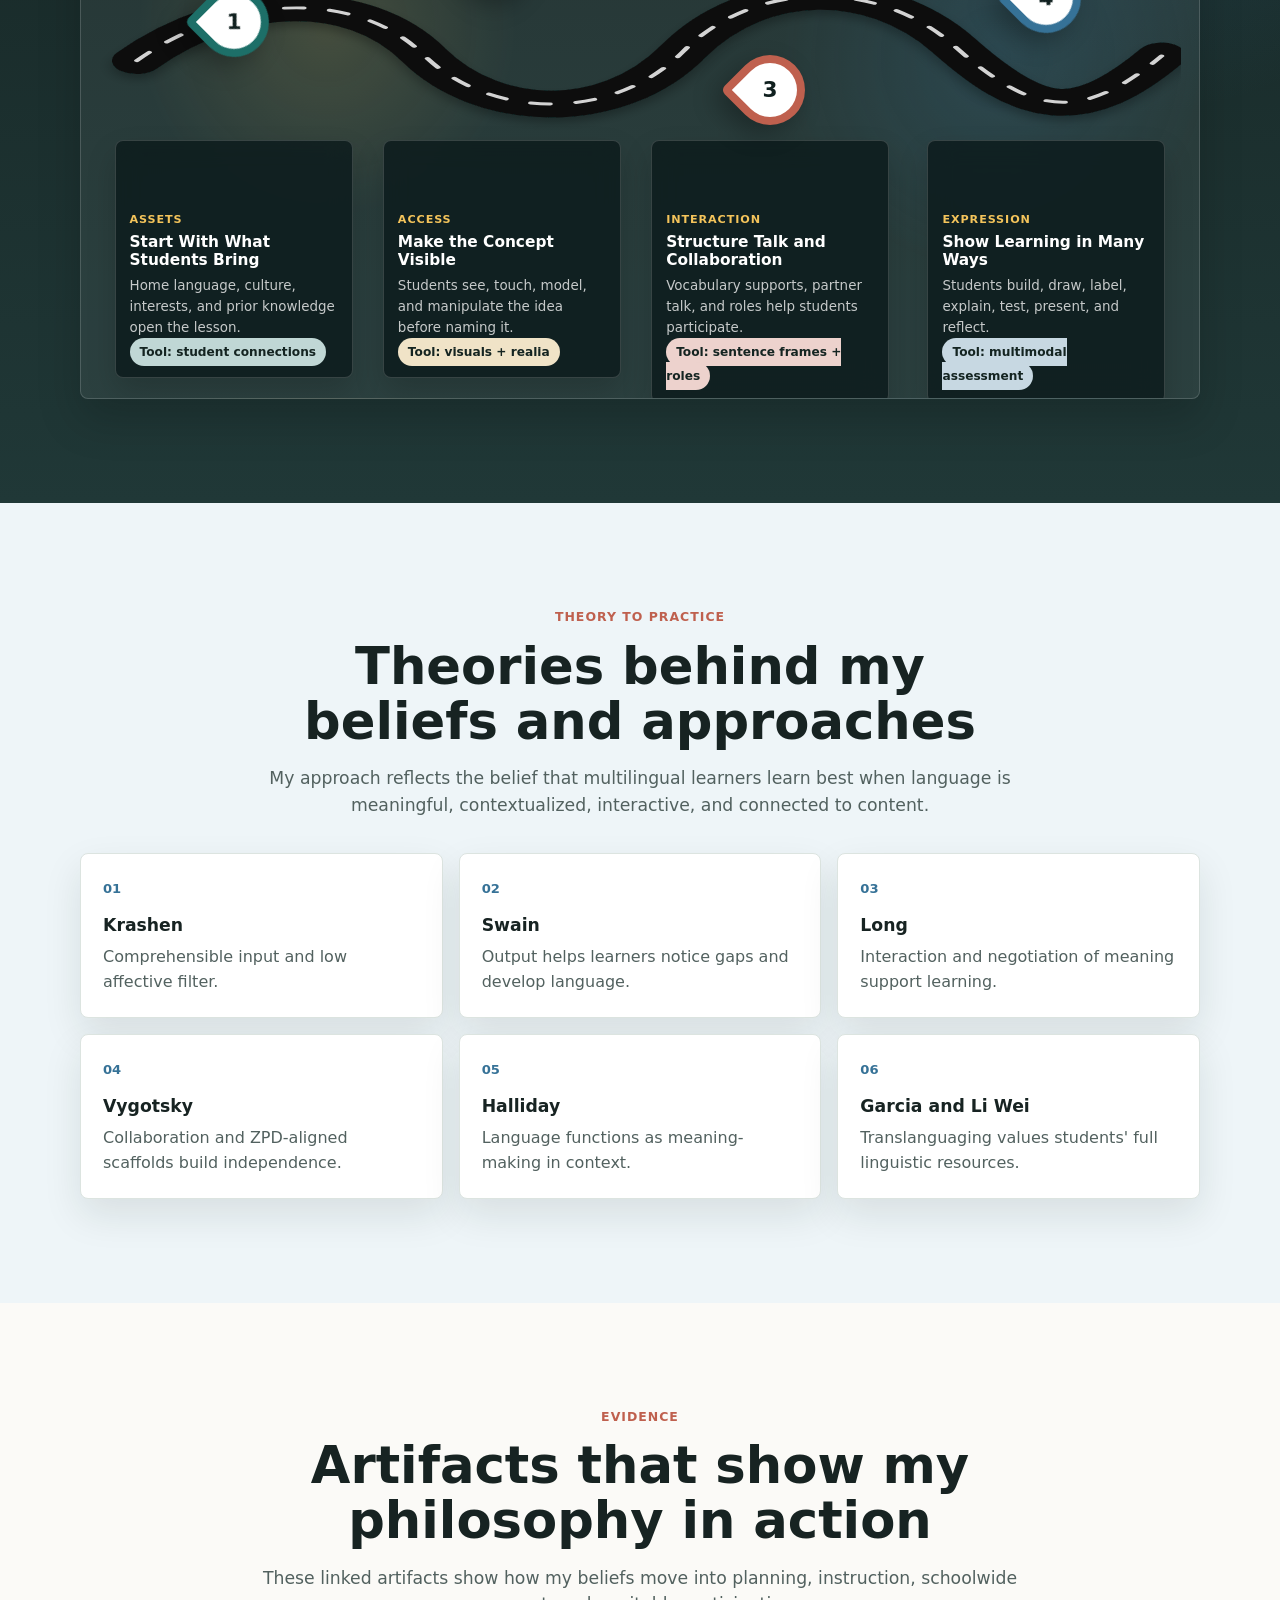
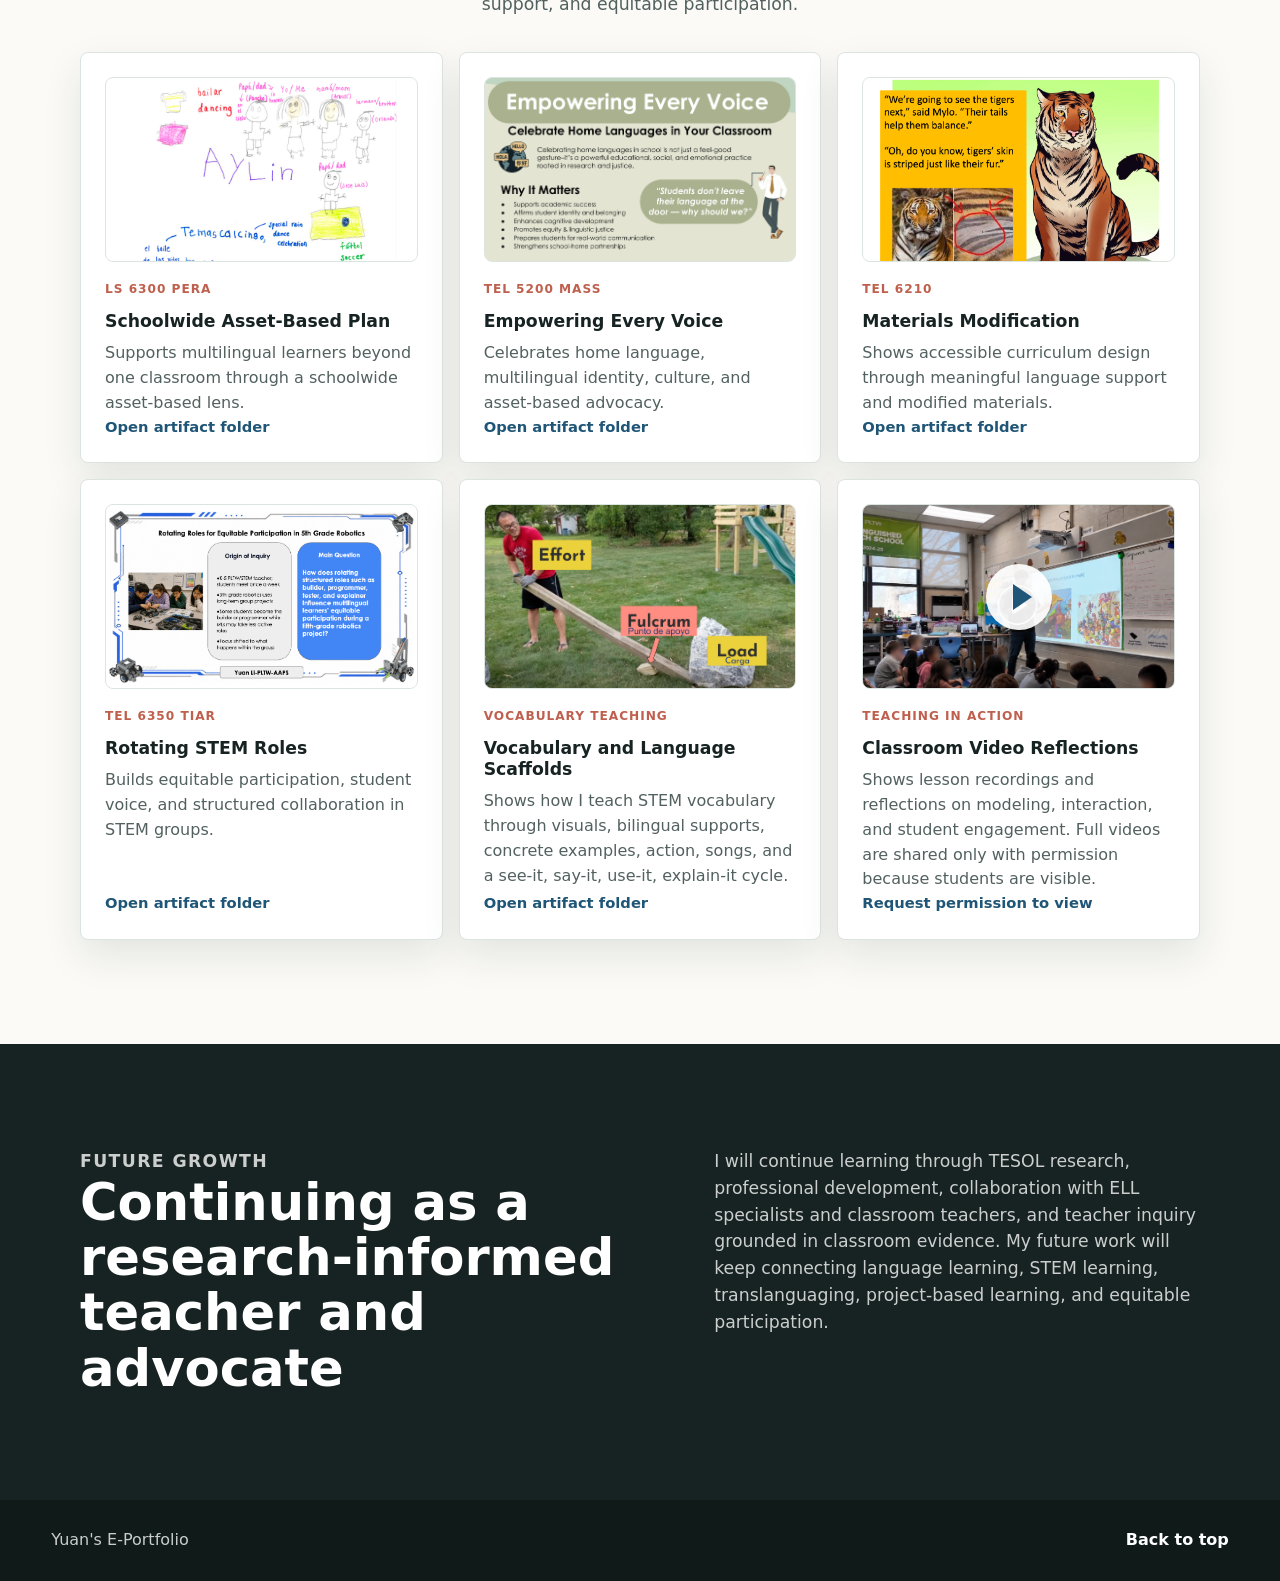
<file: index-github-fixed.html>
<!doctype html>
<html lang="en">
  <head>
    <meta charset="utf-8">
    <meta name="viewport" content="width=device-width, initial-scale=1">
    <title>Yuan's E-Portfolio | Teaching Philosophy</title>
    <meta
      name="description"
      content="Yuan's teaching philosophy e-portfolio for multilingual learners, STEM, asset-based pedagogy, theory, and course artifacts."
    >
    <link rel="stylesheet" href="styles.css">
  </head>
  <body>
    <header class="site-header" aria-label="Site navigation">
      <a class="brand" href="#top" aria-label="Yuan's e-portfolio home">
        <span class="brand-mark" aria-hidden="true">Y</span>
        <span>Yuan's E-Portfolio</span>
      </a>
      <nav class="nav-links top-tabs" aria-label="Main navigation">
        <a class="active" href="#top">Teaching Philosophy</a>
        <a href="https://sites.google.com/aaps.k12.mi.us/yuan-e-portfolio/capstone-project" target="_blank" rel="noopener">Capstone Project</a>
      </nav>
    </header>

    <main id="top">
      <section class="hero">
        <div class="section-inner hero-grid">
          <div class="hero-copy-block">
            <p class="eyebrow">Teaching Philosophy</p>
            <h1>Multilingual learners thrive when language, culture, and content work together.</h1>
            <p class="hero-copy">
              As a former English language learner, Mandarin Chinese teacher, and elementary
              PLTW/STEM teacher, I design learning where students use language to think,
              collaborate, build, solve problems, and communicate their ideas.
            </p>
          </div>
        </div>
      </section>

      <section class="thesis-strip" aria-label="Teaching philosophy thesis">
        <div class="section-inner">
          <div class="thesis-panel">
            <span class="panel-label">Core Thesis</span>
            <p>
              MLs thrive when teachers appreciate students' languages and cultures as assets,
              intentionally scaffold access to content, and create meaningful opportunities for
              students to use language as a tool to engage and demonstrate understanding in various
              ways.
            </p>
          </div>
        </div>
      </section>

      <section class="jump-section" aria-label="Section navigation buttons">
        <div class="section-inner jump-grid">
          <a href="#identity">Identity</a>
          <a href="#beliefs">Beliefs</a>
          <a href="#approach">Approach</a>
          <a href="#theory">Theory</a>
          <a href="#evidence">Evidence</a>
        </div>
      </section>

      <section id="identity" class="section-band">
        <div class="section-inner section-layout">
          <div class="section-heading">
            <p class="section-kicker">Teacher Identity</p>
            <h2>A student-centered, asset-based, reflective teacher</h2>
            <p>
              My teaching identity is shaped by my own experience as an English language learner,
              my work as a Mandarin Chinese teacher, my experience teaching from Young 5s through
              college, and my current work in elementary PLTW/STEM.
            </p>
          </div>
          <div class="identity-visual visual-panel" aria-hidden="true">
            <span>English language learner</span>
            <span>Mandarin Chinese teacher</span>
            <span>Young 5s through college</span>
            <span>Elementary PLTW/STEM</span>
          </div>
        </div>
        <div class="section-inner card-grid three">
          <article class="info-card">
            <span class="card-dot teal" aria-hidden="true"></span>
            <h3>Welcoming</h3>
            <p>I want students to feel supported, valued, and capable of participating in meaningful academic work.</p>
          </article>
          <article class="info-card">
            <span class="card-dot gold" aria-hidden="true"></span>
            <h3>Multimodal</h3>
            <p>I use visuals, drawing, home language, peer collaboration, and multiple participation paths.</p>
          </article>
          <article class="info-card">
            <span class="card-dot coral" aria-hidden="true"></span>
            <h3>Advocating</h3>
            <p>I help colleagues see multilingual learners from an asset-based perspective instead of a deficit view.</p>
          </article>
        </div>
      </section>

      <section id="beliefs" class="section-band soft">
        <div class="section-inner">
          <div class="section-heading centered">
            <p class="section-kicker">My Core Beliefs</p>
            <h2>Four beliefs guide how I teach multilingual learners.</h2>
          </div>
          <div class="belief-grid">
            <article class="belief-card">
              <span>Belief 1</span>
              <h3>MLs bring valuable linguistic and cultural assets.</h3>
              <p>Students' home languages, cultures, prior knowledge, and lived experiences are resources for learning.</p>
            </article>
            <article class="belief-card">
              <span>Belief 2</span>
              <h3>Language support must be intentional and connected to content.</h3>
              <p>Students need visuals, modeling, sentence frames, demonstrations, and explicit vocabulary support.</p>
            </article>
            <article class="belief-card">
              <span>Belief 3</span>
              <h3>Students learn through meaningful interaction and participation.</h3>
              <p>Structured talk, translanguaging, collaboration, and hands-on STEM tasks support language use.</p>
            </article>
            <article class="belief-card">
              <span>Belief 4</span>
              <h3>Assessment should show what students can do in multiple ways.</h3>
              <p>Students can demonstrate understanding through explanations, models, diagrams, performance tasks, and reflection.</p>
            </article>
          </div>
        </div>
      </section>

      <section id="approach" class="section-band approach-section">
        <div class="section-inner">
          <div class="section-heading">
            <p class="section-kicker">My Teaching Approach</p>
            <h2>From access to expression</h2>
            <p>
              My teaching approach follows a cycle: I start with students' strengths, make content
              visible and concrete, structure language for participation, and give students multiple
              ways to show understanding. In PLTW/STEM lessons, this means students do more than
              listen. They build, test, sketch, label, discuss, explain, and reflect.
            </p>
          </div>
          <div class="approach-map" aria-label="Teaching approach pathway">
            <svg class="curly-path" viewBox="0 0 1000 360" aria-hidden="true" preserveAspectRatio="none">
              <defs>
                <filter id="road-shadow" x="-10%" y="-30%" width="120%" height="160%">
                  <feDropShadow dx="0" dy="9" stdDeviation="7" flood-color="#000000" flood-opacity="0.28"></feDropShadow>
                </filter>
              </defs>
              <path class="road-base" filter="url(#road-shadow)" d="M35 176 C125 58 240 56 300 166 S474 283 540 160 S720 35 790 150 S905 287 982 168"></path>
              <path class="road-dashes" d="M35 176 C125 58 240 56 300 166 S474 283 540 160 S720 35 790 150 S905 287 982 168"></path>
            </svg>
            <article class="approach-point point-assets">
              <span class="point-marker" data-step="1">1</span>
              <div>
                <p class="point-label">Assets</p>
                <h3>Start With What Students Bring</h3>
                <p>Home language, culture, interests, and prior knowledge open the lesson.</p>
              </div>
              <strong>Tool: student connections</strong>
            </article>
            <article class="approach-point point-access">
              <span class="point-marker" data-step="2">2</span>
              <div>
                <p class="point-label">Access</p>
                <h3>Make the Concept Visible</h3>
                <p>Students see, touch, model, and manipulate the idea before naming it.</p>
              </div>
              <strong>Tool: visuals + realia</strong>
            </article>
            <article class="approach-point point-interaction">
              <span class="point-marker" data-step="3">3</span>
              <div>
                <p class="point-label">Interaction</p>
                <h3>Structure Talk and Collaboration</h3>
                <p>Vocabulary supports, partner talk, and roles help students participate.</p>
              </div>
              <strong>Tool: sentence frames + roles</strong>
            </article>
            <article class="approach-point point-expression">
              <span class="point-marker" data-step="4">4</span>
              <div>
                <p class="point-label">Expression</p>
                <h3>Show Learning in Many Ways</h3>
                <p>Students build, draw, label, explain, test, present, and reflect.</p>
              </div>
              <strong>Tool: multimodal assessment</strong>
            </article>
          </div>
        </div>
      </section>

      <section id="theory" class="section-band soft-blue">
        <div class="section-inner">
          <div class="section-heading centered">
            <p class="section-kicker">Theory to Practice</p>
            <h2>Theories behind my beliefs and approaches</h2>
            <p>
              My approach reflects the belief that multilingual learners learn best when language is
              meaningful, contextualized, interactive, and connected to content.
            </p>
          </div>
          <div class="theory-grid">
            <article><span>01</span><h3>Krashen</h3><p>Comprehensible input and low affective filter.</p></article>
            <article><span>02</span><h3>Swain</h3><p>Output helps learners notice gaps and develop language.</p></article>
            <article><span>03</span><h3>Long</h3><p>Interaction and negotiation of meaning support learning.</p></article>
            <article><span>04</span><h3>Vygotsky</h3><p>Collaboration and ZPD-aligned scaffolds build independence.</p></article>
            <article><span>05</span><h3>Halliday</h3><p>Language functions as meaning-making in context.</p></article>
            <article><span>06</span><h3>Garcia and Li Wei</h3><p>Translanguaging values students' full linguistic resources.</p></article>
          </div>
        </div>
      </section>

      <section id="evidence" class="section-band">
        <div class="section-inner">
          <div class="section-heading centered">
            <p class="section-kicker">Evidence</p>
            <h2>Artifacts that show my philosophy in action</h2>
            <p>
              These linked artifacts show how my beliefs move into planning, instruction,
              schoolwide support, and equitable participation.
            </p>
          </div>
          <div class="artifact-grid">
            <a class="artifact-card" href="https://drive.google.com/drive/folders/16T3b_UtdPn_d3MN9wNn4TqH_yHcDVsYS?usp=drive_link" target="_blank" rel="noopener">
              <img class="artifact-preview" src="pera-custom.png" alt="Preview of the Schoolwide Asset-Based Plan artifact.">
              <span class="artifact-label">LS 6300 PERA</span>
              <h3>Schoolwide Asset-Based Plan</h3>
              <p>Supports multilingual learners beyond one classroom through a schoolwide asset-based lens.</p>
              <strong>Open artifact folder</strong>
            </a>
            <a class="artifact-card" href="https://drive.google.com/drive/folders/130Fd-T7QDHoziIeDcUG21jrpEppXxg3U?usp=drive_link" target="_blank" rel="noopener">
              <img class="artifact-preview" src="mass-preview.png" alt="Preview of the Empowering Every Voice artifact.">
              <span class="artifact-label">TEL 5200 MASS</span>
              <h3>Empowering Every Voice</h3>
              <p>Celebrates home language, multilingual identity, culture, and asset-based advocacy.</p>
              <strong>Open artifact folder</strong>
            </a>
            <a class="artifact-card" href="https://drive.google.com/drive/folders/1OOtF6vq1-xBh8lc7o2qviGq_IBOvmbnp?usp=drive_link" target="_blank" rel="noopener">
              <img class="artifact-preview" src="materials-custom.png" alt="Preview of the Materials Modification artifact.">
              <span class="artifact-label">TEL 6210</span>
              <h3>Materials Modification</h3>
              <p>Shows accessible curriculum design through meaningful language support and modified materials.</p>
              <strong>Open artifact folder</strong>
            </a>
            <a class="artifact-card" href="https://drive.google.com/drive/folders/1tJxDNaf0YipQShl1U_7saTIRn4EMJmxm?usp=drive_link" target="_blank" rel="noopener">
              <img class="artifact-preview" src="stem-roles-custom.png" alt="Preview of the Rotating STEM Roles artifact.">
              <span class="artifact-label">TEL 6350 TIAR</span>
              <h3>Rotating STEM Roles</h3>
              <p>Builds equitable participation, student voice, and structured collaboration in STEM groups.</p>
              <strong>Open artifact folder</strong>
            </a>
            <a class="artifact-card" href="https://drive.google.com/drive/folders/1gcC9mJZClp-AV3NbqChI-bByvuwTtECx?usp=drive_link" target="_blank" rel="noopener">
              <img class="artifact-preview" src="vocabulary-teaching.png" alt="Preview of a vocabulary teaching artifact using visual labels for effort, fulcrum, and load.">
              <span class="artifact-label">Vocabulary Teaching</span>
              <h3>Vocabulary and Language Scaffolds</h3>
              <p>Shows how I teach STEM vocabulary through visuals, bilingual supports, concrete examples, action, songs, and a see-it, say-it, use-it, explain-it cycle.</p>
              <strong>Open artifact folder</strong>
            </a>
            <a class="artifact-card" href="https://drive.google.com/file/d/1CRCf-sikowvCZReLJbOm6z6cWcLFSSmi/view?usp=drive_link" target="_blank" rel="noopener">
              <span class="video-artifact-frame">
                <img class="artifact-preview" src="teaching-in-action.png" alt="Preview of a classroom teaching-in-action video artifact.">
                <span class="play-button" aria-hidden="true"></span>
              </span>
              <span class="artifact-label">Teaching in Action</span>
              <h3>Classroom Video Reflections</h3>
              <p>Shows lesson recordings and reflections on modeling, interaction, and student engagement. Full videos are shared only with permission because students are visible.</p>
              <strong>Request permission to view</strong>
            </a>
          </div>
        </div>
      </section>

      <section class="section-band closing-section">
        <div class="section-inner closing-grid">
          <div>
            <p class="section-kicker">Future Growth</p>
            <h2>Continuing as a research-informed teacher and advocate</h2>
          </div>
          <p>
            I will continue learning through TESOL research, professional development, collaboration
            with ELL specialists and classroom teachers, and teacher inquiry grounded in classroom
            evidence. My future work will keep connecting language learning, STEM learning,
            translanguaging, project-based learning, and equitable participation.
          </p>
        </div>
      </section>
    </main>

    <footer class="site-footer">
      <p>Yuan's E-Portfolio</p>
      <a href="#top">Back to top</a>
    </footer>

    <script src="script.js"></script>
  </body>
</html>
</file>
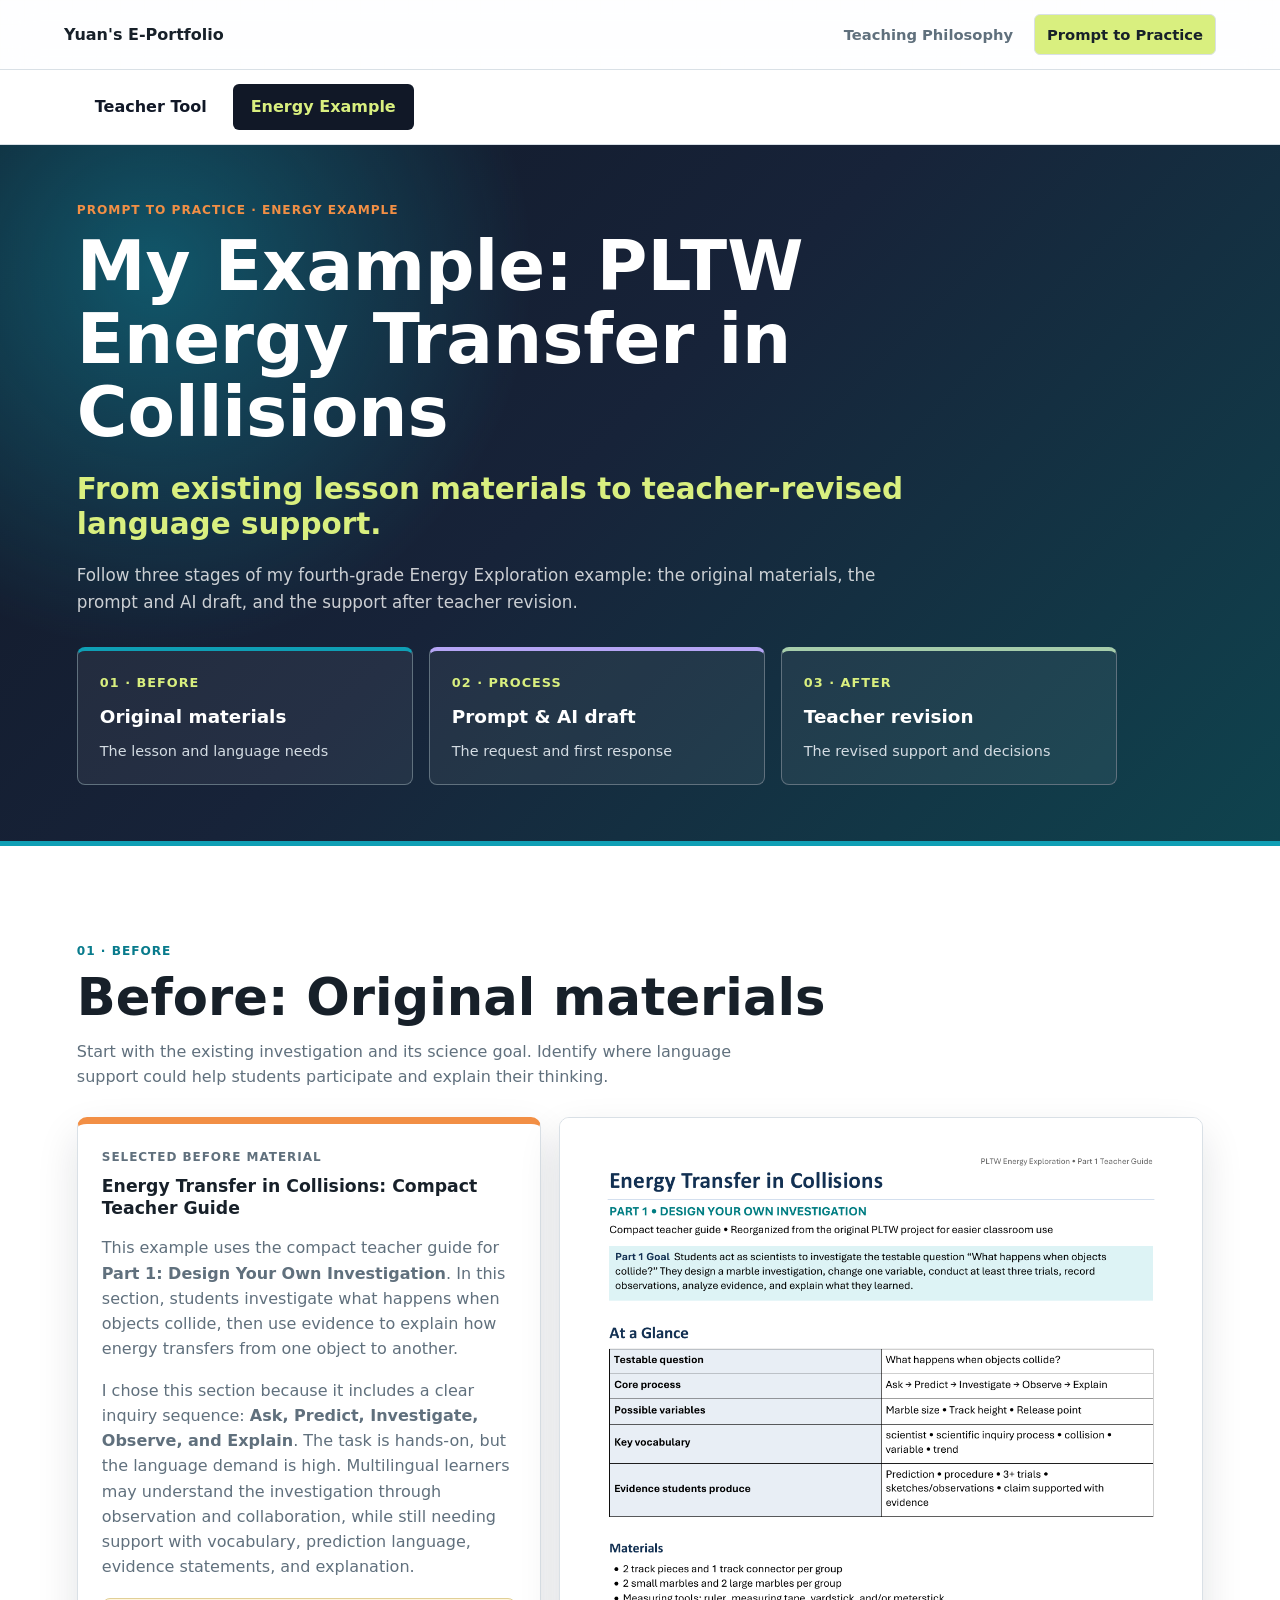
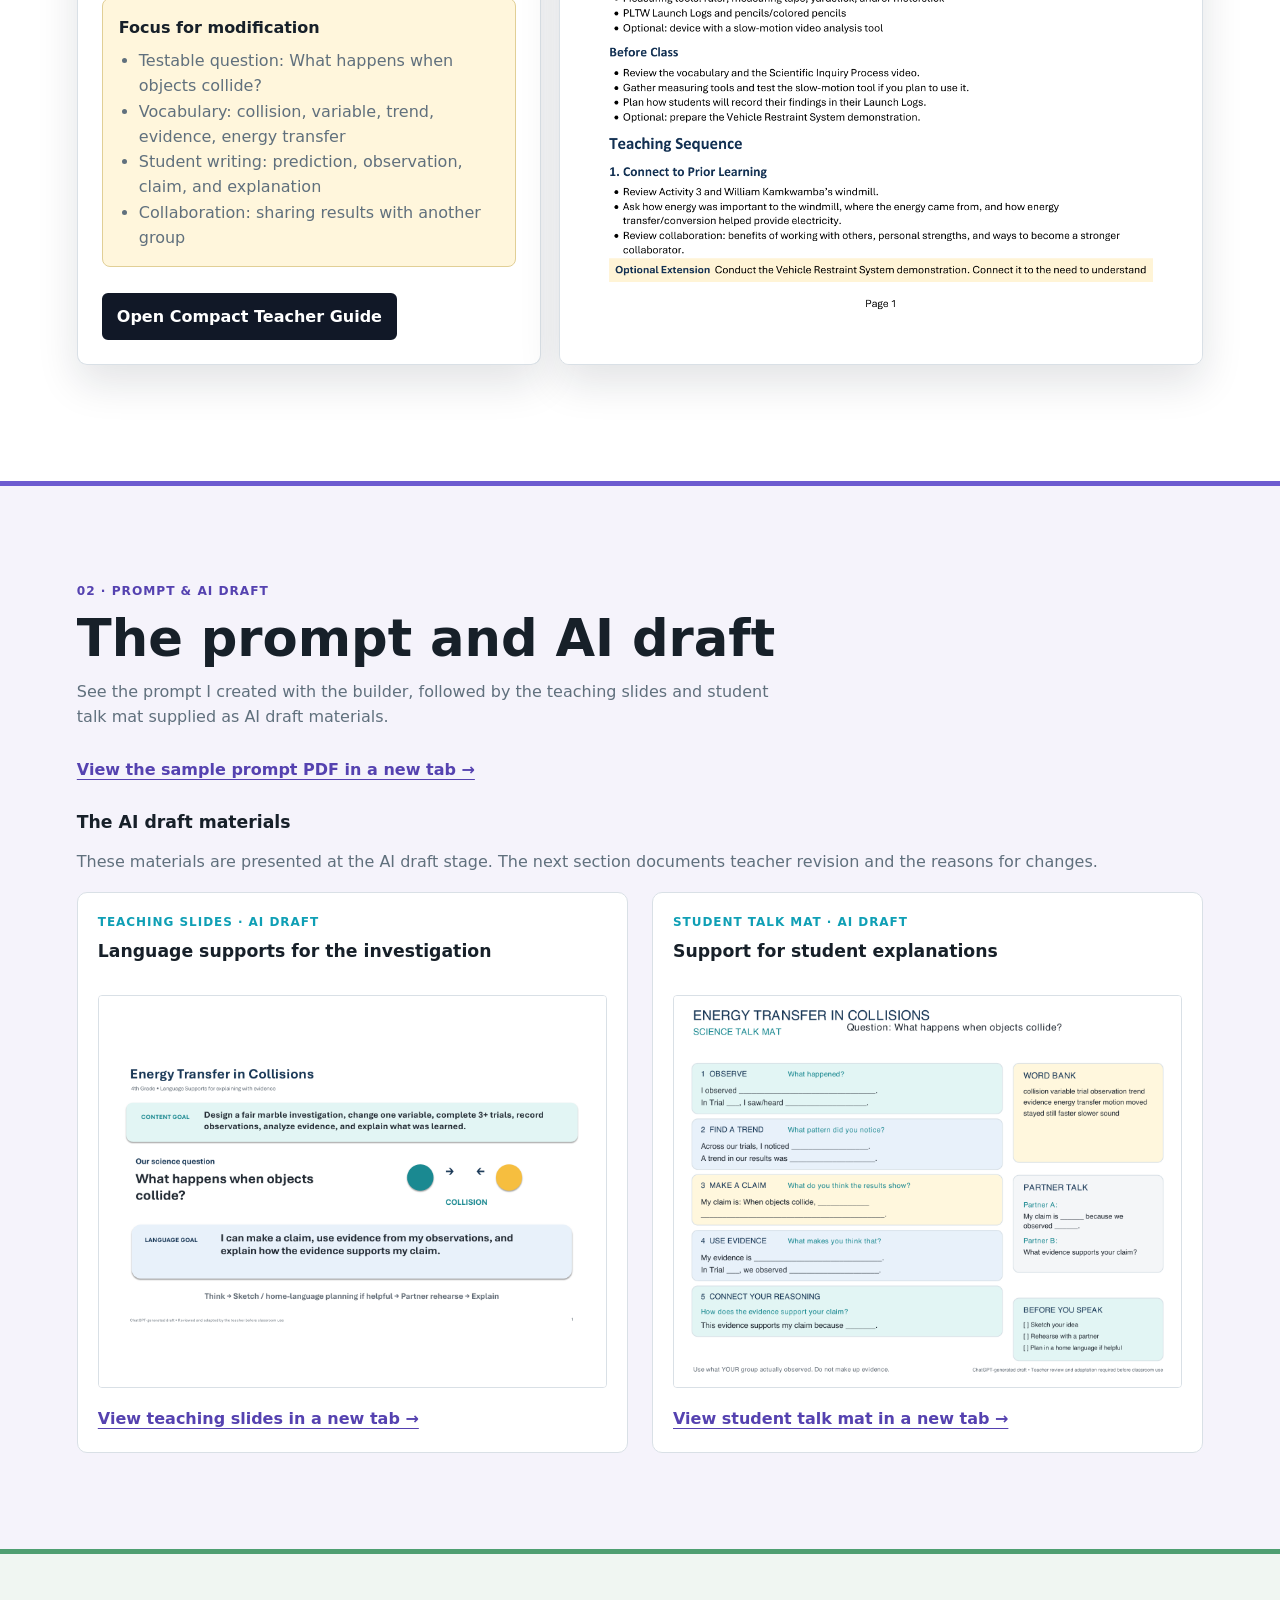
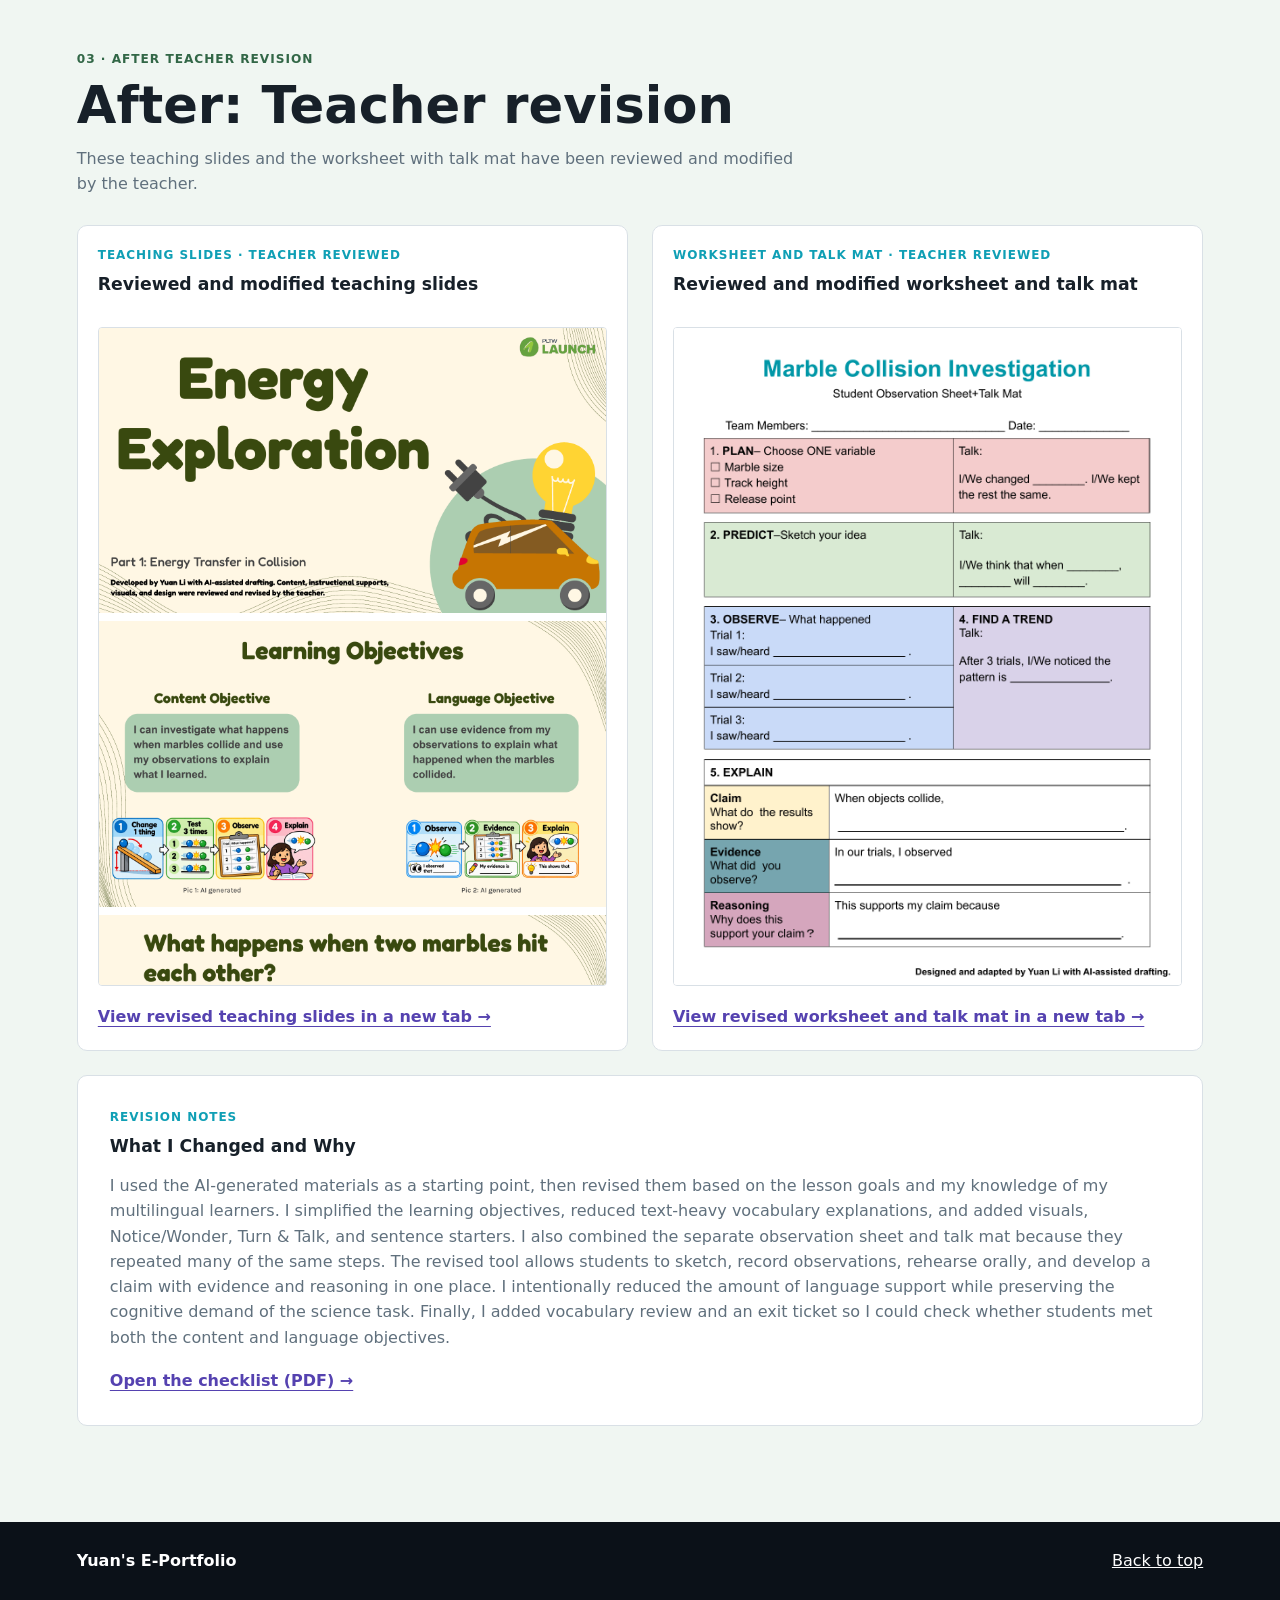
<file: prompt-to-practice/energy-example.html>
<!doctype html>
<html lang="en">
  <head>
    <meta charset="utf-8" />
    <meta name="viewport" content="width=device-width, initial-scale=1" />
    <title>Energy Example | Yuan's E-Portfolio</title>
    <link rel="stylesheet" href="styles.css" />
  </head>
  <body class="energy-example-page">
    <header class="site-header" id="top">
      <a class="brand" href="../">Yuan's E-Portfolio</a>
      <nav class="top-nav" aria-label="Portfolio navigation">
        <a href="../">Teaching Philosophy</a>
        <a href="index.html" aria-current="page">Prompt to Practice</a>
      </nav>
    </header>

    <main>
      <nav class="subnav" aria-label="Prompt to Practice pages">
        <a href="index.html">Teacher Tool</a>
        <a href="energy-example.html" aria-current="page">Energy Example</a>
      </nav>
      <header class="hero tool-hero example-hero">
        <div class="hero-text">
          <p class="eyebrow">Prompt to Practice · Energy Example</p>
          <h1>My Example: PLTW Energy Transfer in Collisions</h1>
          <p class="subtitle">From existing lesson materials to teacher-revised language support.</p>
          <p class="intro">Follow three stages of my fourth-grade Energy Exploration example: the original materials, the prompt and AI draft, and the support after teacher revision.</p>
          <nav class="energy-stage-nav" aria-label="Example stages">
            <a href="#energy-makeover"><span>01 · Before</span><strong>Original materials</strong><small>The lesson and language needs</small></a>
            <a href="#energy-draft"><span>02 · Process</span><strong>Prompt &amp; AI draft</strong><small>The request and first response</small></a>
            <a href="#energy-revision"><span>03 · After</span><strong>Teacher revision</strong><small>The revised support and decisions</small></a>
          </nav>
        </div>
      </header>
      <section class="content-section energy-stage energy-before" id="energy-makeover" aria-labelledby="before-heading">
        <div class="section-heading">
          <p class="eyebrow">01 · Before</p>
          <h2 id="before-heading">Before: Original materials</h2>
          <p class="section-note">Start with the existing investigation and its science goal. Identify where language support could help students participate and explain their thinking.</p>
        </div>
        <div class="before-material">
          <div class="before-copy">
            <p class="column-label">Selected Before Material</p>
            <h3>Energy Transfer in Collisions: Compact Teacher Guide</h3>
            <p>
              This example uses the compact teacher guide for
              <strong>Part 1: Design Your Own Investigation</strong>. In this section, students
              investigate what happens when objects collide, then use evidence to explain how energy
              transfers from one object to another.
            </p>
            <p>
              I chose this section because it includes a clear inquiry sequence:
              <strong>Ask, Predict, Investigate, Observe, and Explain</strong>. The task is hands-on,
              but the language demand is high. Multilingual learners may understand the investigation
              through observation and collaboration, while still needing support with vocabulary,
              prediction language, evidence statements, and explanation.
            </p>
            <div class="focus-box">
              <strong>Focus for modification</strong>
              <ul>
                <li>Testable question: What happens when objects collide?</li>
                <li>Vocabulary: collision, variable, trend, evidence, energy transfer</li>
                <li>Student writing: prediction, observation, claim, and explanation</li>
                <li>Collaboration: sharing results with another group</li>
              </ul>
            </div>
            <a class="material-link" href="Energy_Transfer_in_Collisions_Part_1_Compact_Teacher_Guide.pdf" target="_blank" rel="noreferrer">
              Open Compact Teacher Guide
            </a>
          </div>
          <div class="embed-frame">
            <iframe
              title="Energy Transfer in Collisions Part 1 Compact Teacher Guide PDF"
              src="previews/original-guide.html"
            ></iframe>
          </div>
        </div>

      </section>
      <section class="content-section energy-stage energy-draft" id="energy-draft" aria-labelledby="draft-heading">
        <div class="section-heading">
          <p class="eyebrow">02 · Prompt &amp; AI draft</p>
          <h2 id="draft-heading">The prompt and AI draft</h2>
          <p class="section-note">See the prompt I created with the builder, followed by the teaching slides and student talk mat supplied as AI draft materials.</p>
        </div>
        <div class="actual-prompt prompt-link-only">
          <a class="energy-text-link" href="Prompt_Builder_and_Generated_Prompt.pdf" target="_blank" rel="noreferrer">View the sample prompt PDF in a new tab →</a>
        </div>
        <div class="draft-output-heading">
          <h3>The AI draft materials</h3>
          <p>These materials are presented at the AI draft stage. The next section documents teacher revision and the reasons for changes.</p>
        </div>
        <div class="energy-stage-grid draft-viewers">
          <article class="energy-stage-card">
            <p class="column-label">Teaching slides · AI draft</p>
            <h3>Language supports for the investigation</h3>
            <iframe class="draft-document" title="AI draft teaching slides: Energy Transfer in Collisions" src="previews/draft-slides.html"></iframe>
            <a class="energy-text-link" href="Energy_Transfer_Collisions_Language_Supports_Transparent.pdf" target="_blank" rel="noreferrer">View teaching slides in a new tab →</a>
          </article>
          <article class="energy-stage-card">
            <p class="column-label">Student talk mat · AI draft</p>
            <h3>Support for student explanations</h3>
            <iframe class="draft-document" title="AI draft student science talk mat" src="previews/draft-talk-mat.html"></iframe>
            <a class="energy-text-link" href="Energy_Transfer_Collision_Student_Talk_Mat_Transparent.pdf" target="_blank" rel="noreferrer">View student talk mat in a new tab →</a>
          </article>
        </div>
      </section>
      <section class="content-section energy-stage energy-after" id="energy-revision" aria-labelledby="after-heading">
        <div class="section-heading">
          <p class="eyebrow">03 · After teacher revision</p>
          <h2 id="after-heading">After: Teacher revision</h2>
          <p class="section-note">These teaching slides and the worksheet with talk mat have been reviewed and modified by the teacher.</p>
        </div>
        <div class="energy-stage-grid draft-viewers">
          <article class="energy-stage-card">
            <p class="column-label">Teaching slides · Teacher reviewed</p>
            <h3>Reviewed and modified teaching slides</h3>
            <iframe class="draft-document" style="aspect-ratio: 612 / 792" title="Teacher-reviewed teaching slides" src="previews/reviewed-slides.html"></iframe>
            <a class="energy-text-link" href="teacher-reviewed-slides.pdf" target="_blank" rel="noreferrer">View revised teaching slides in a new tab →</a>
          </article>
          <article class="energy-stage-card">
            <p class="column-label">Worksheet and talk mat · Teacher reviewed</p>
            <h3>Reviewed and modified worksheet and talk mat</h3>
            <iframe class="draft-document" style="aspect-ratio: 612 / 792" title="Teacher-reviewed worksheet and talk mat" src="previews/reviewed-talk-mat.html"></iframe>
            <a class="energy-text-link" href="teacher-reviewed-worksheet-talk-mat.pdf" target="_blank" rel="noreferrer">View revised worksheet and talk mat in a new tab →</a>
          </article>
        </div>
        <article class="energy-stage-card" style="margin-top: 24px;">
          <p class="column-label">Revision notes</p>
          <h3>What I Changed and Why</h3>
          <p>I used the AI-generated materials as a starting point, then revised them based on the lesson goals and my knowledge of my multilingual learners. I simplified the learning objectives, reduced text-heavy vocabulary explanations, and added visuals, Notice/Wonder, Turn &amp; Talk, and sentence starters. I also combined the separate observation sheet and talk mat because they repeated many of the same steps. The revised tool allows students to sketch, record observations, rehearse orally, and develop a claim with evidence and reasoning in one place. I intentionally reduced the amount of language support while preserving the cognitive demand of the science task. Finally, I added vocabulary review and an exit ticket so I could check whether students met both the content and language objectives.</p>
          <a class="energy-text-link" href="teacher-revision-checklist.pdf" target="_blank" rel="noreferrer">Open the checklist (PDF) →</a>
        </article>
      </section>
    </main>
    <footer class="site-footer">
      <p>Yuan's E-Portfolio</p>
      <a href="#top">Back to top</a>
    </footer>


  </body>
</html>
</file>
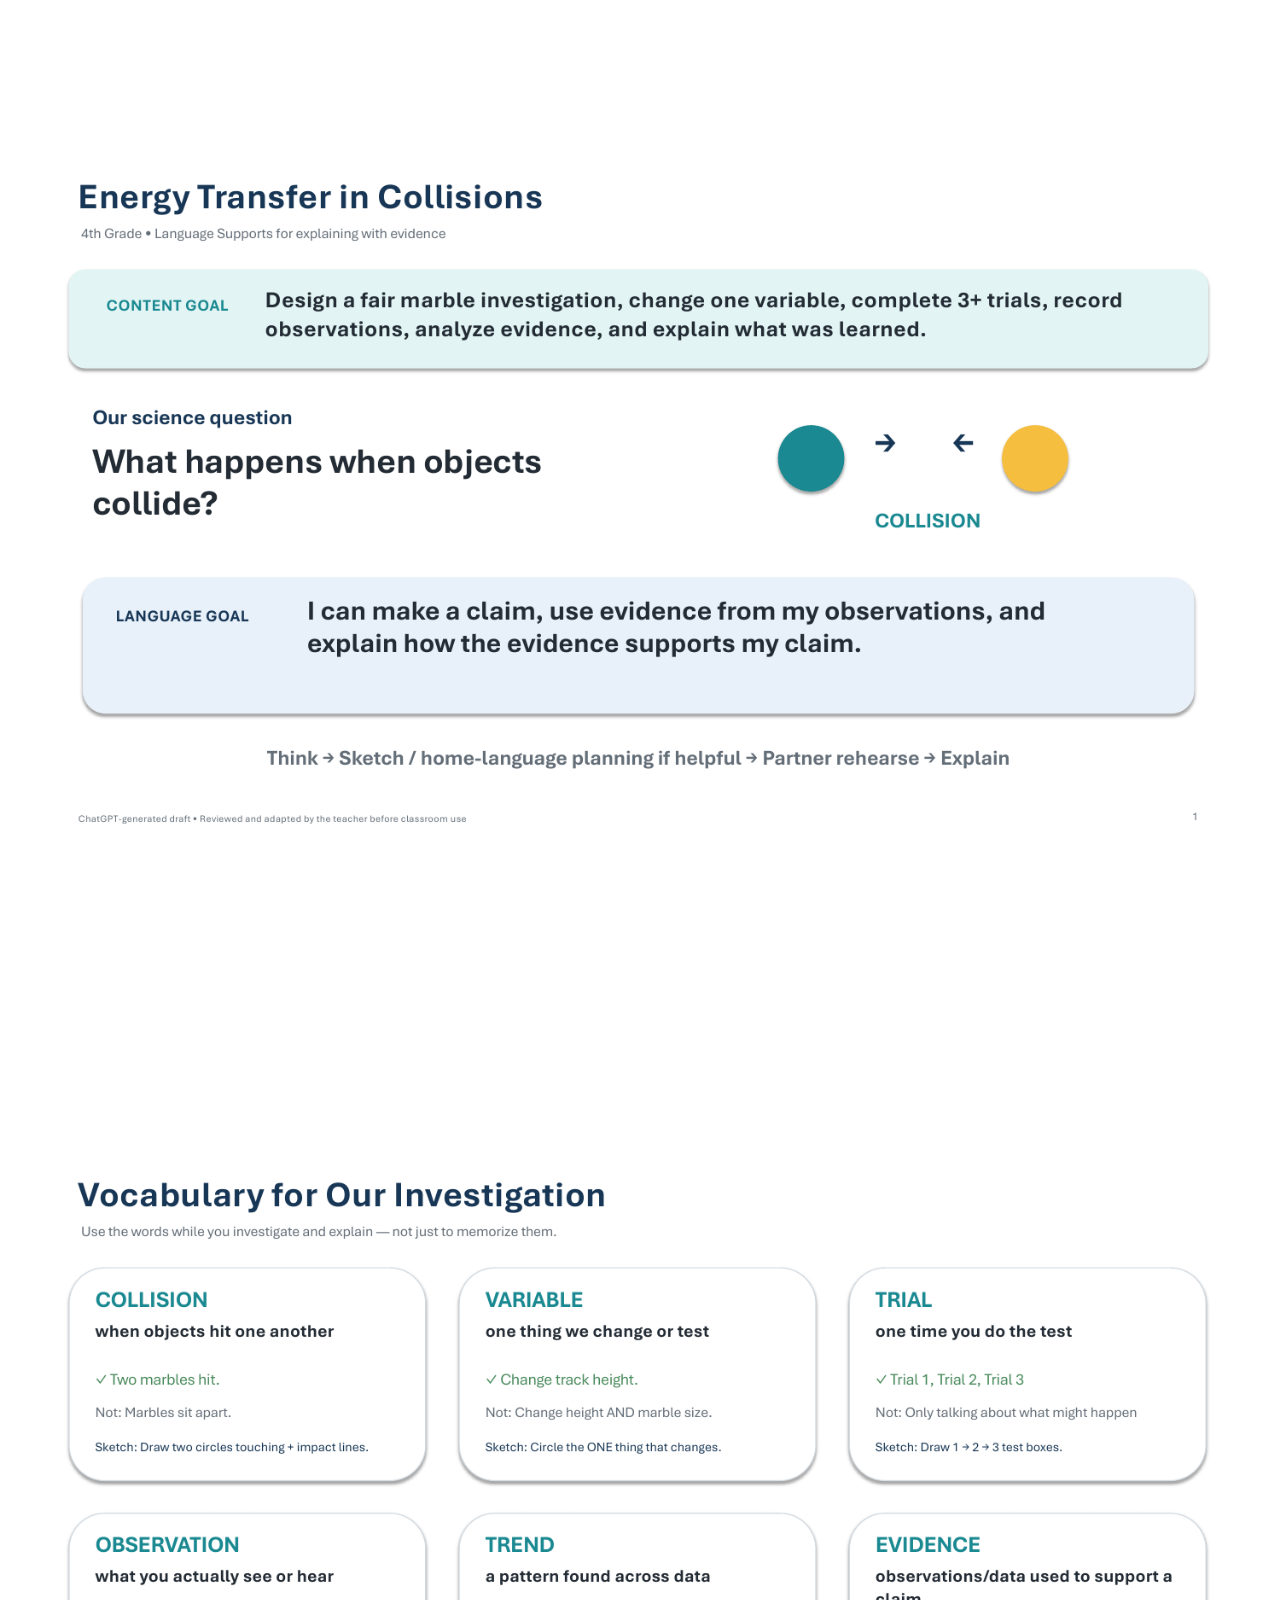
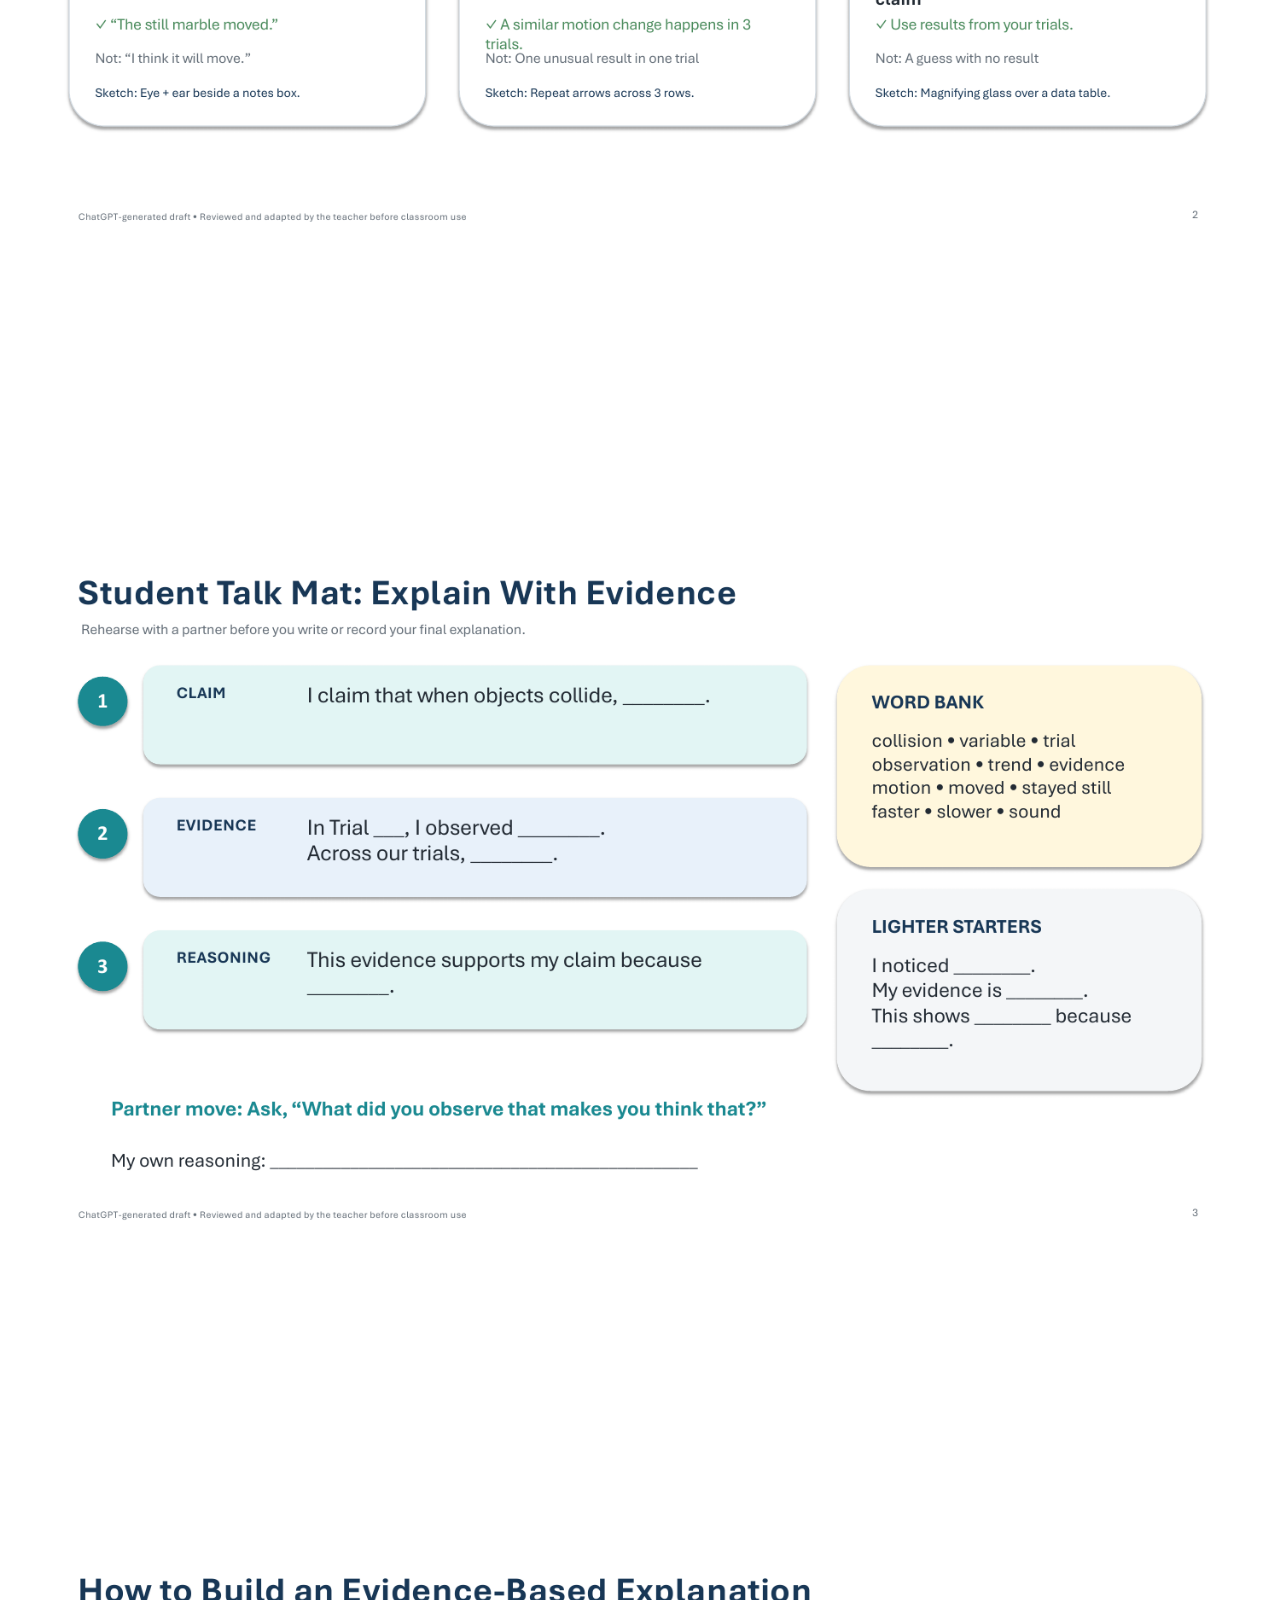
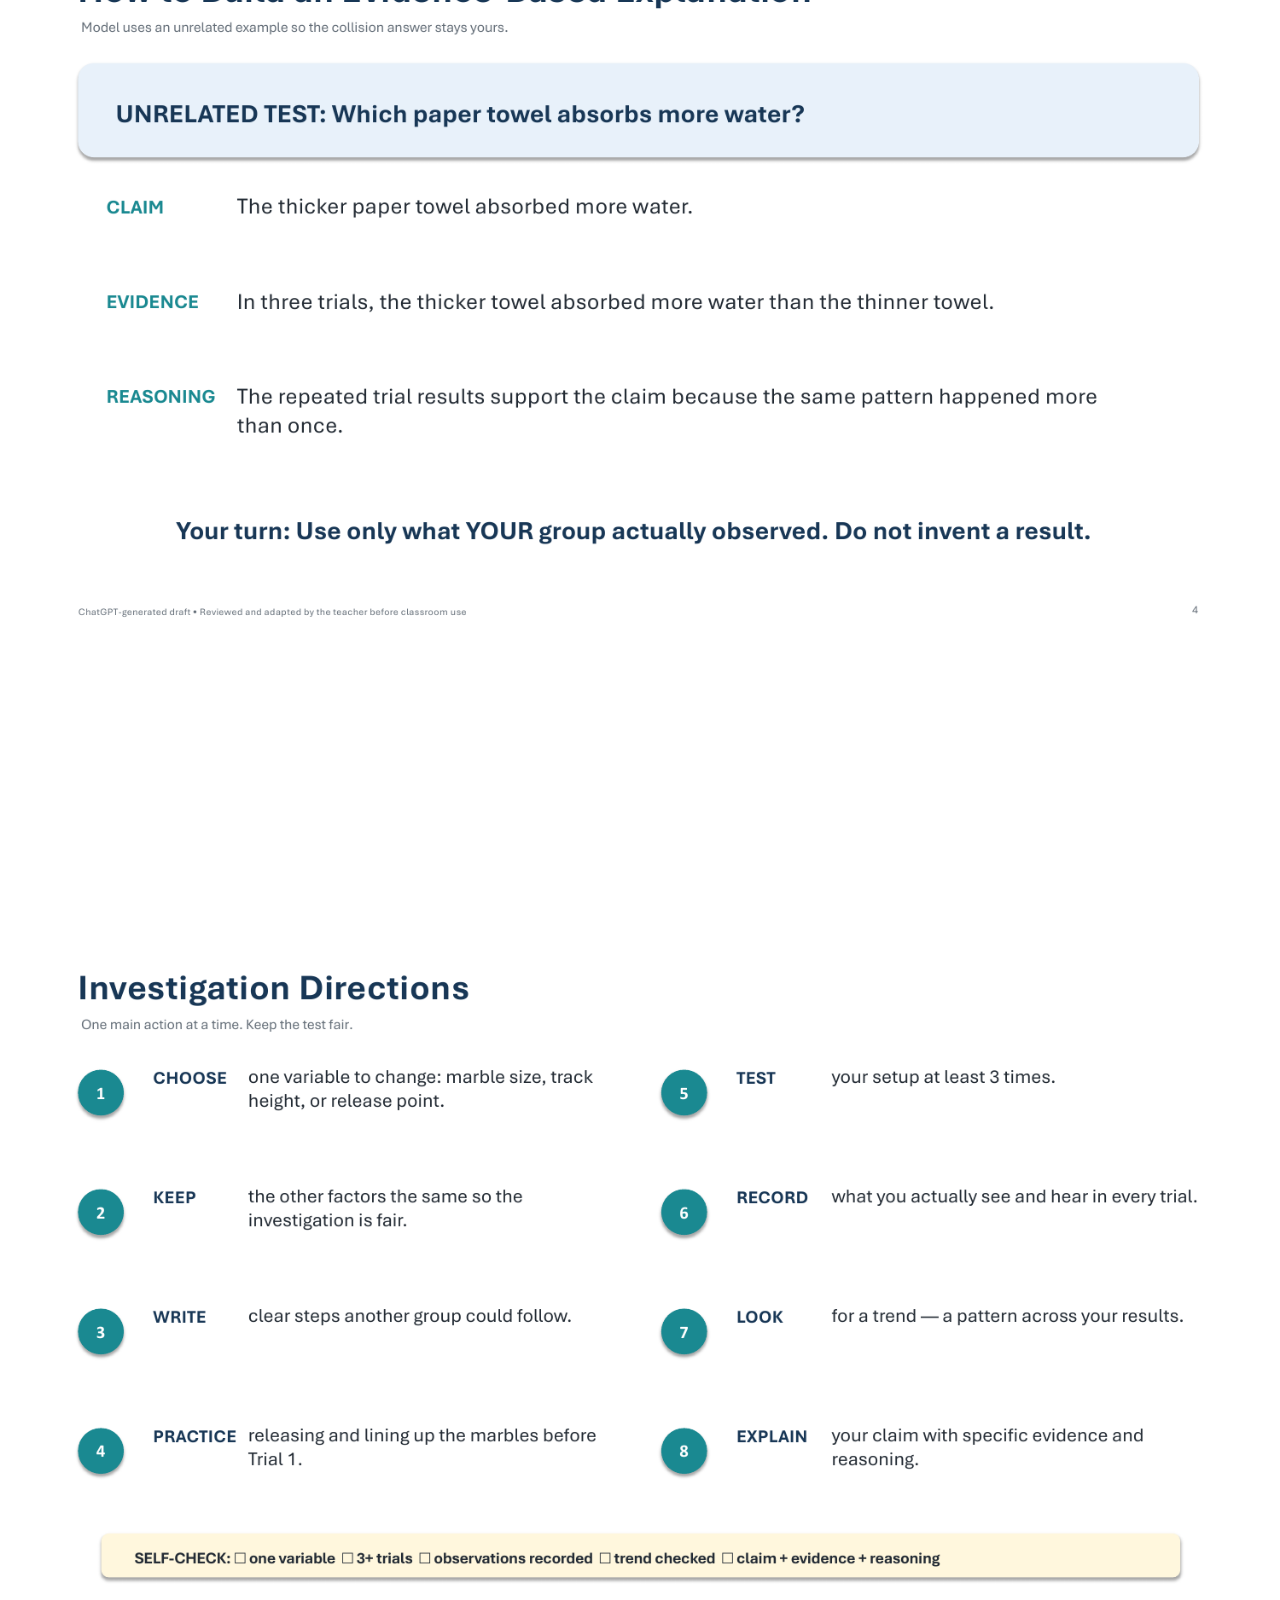
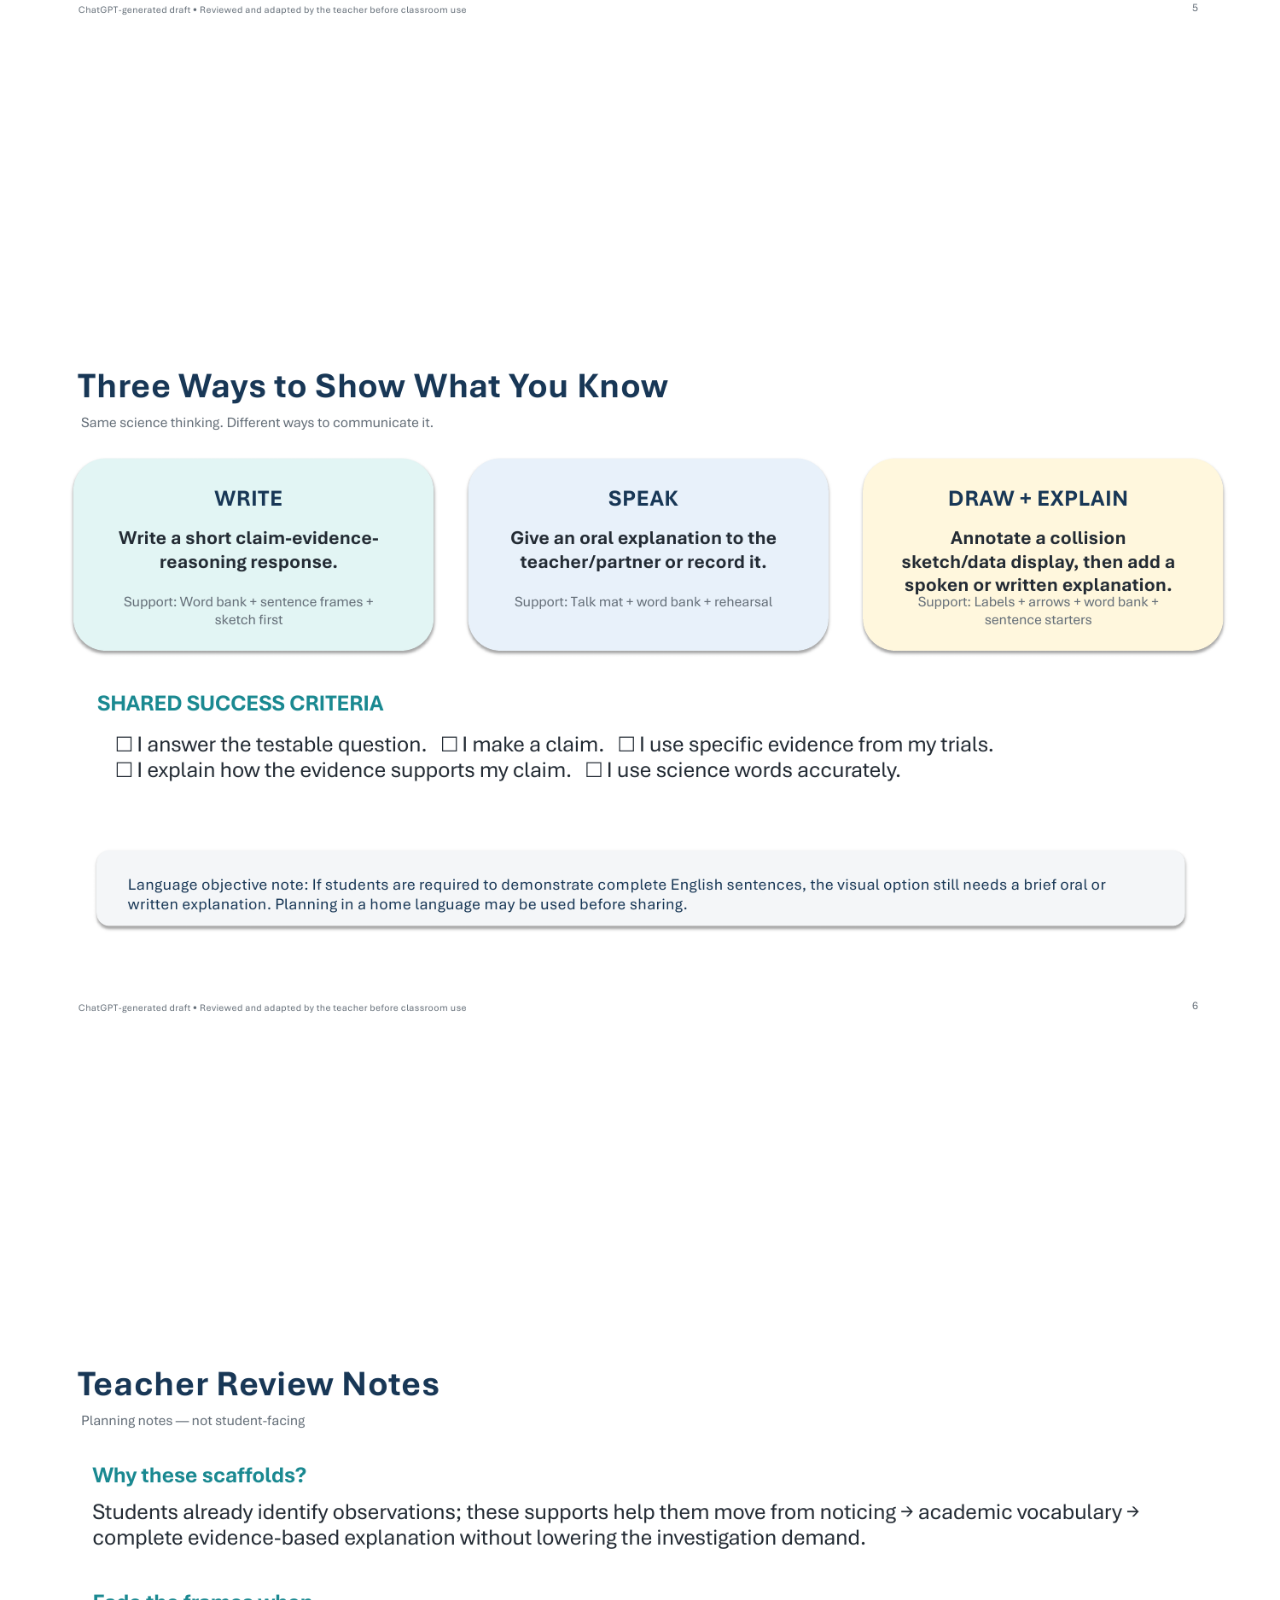
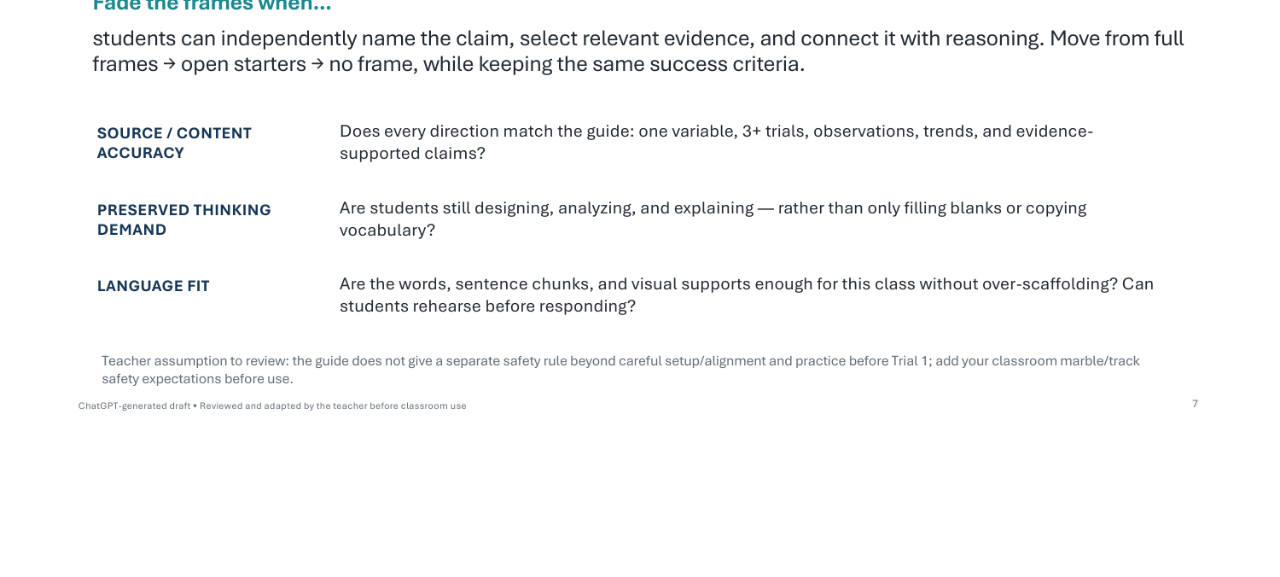
<file: prompt-to-practice/previews/draft-slides.html>
<!doctype html><html lang="en"><meta charset="utf-8"><meta name="viewport" content="width=device-width, initial-scale=1"><title>Document preview</title><style>html,body{margin:0;background:white}img{display:block;width:100%;height:auto;margin:0 0 8px}img:last-child{margin-bottom:0}</style><body><img src="draft-slides-1.png" alt="Document page 1" loading="eager"><img src="draft-slides-2.png" alt="Document page 2" loading="lazy"><img src="draft-slides-3.png" alt="Document page 3" loading="lazy"><img src="draft-slides-4.png" alt="Document page 4" loading="lazy"><img src="draft-slides-5.png" alt="Document page 5" loading="lazy"><img src="draft-slides-6.png" alt="Document page 6" loading="lazy"><img src="draft-slides-7.png" alt="Document page 7" loading="lazy"></body></html>
</file>
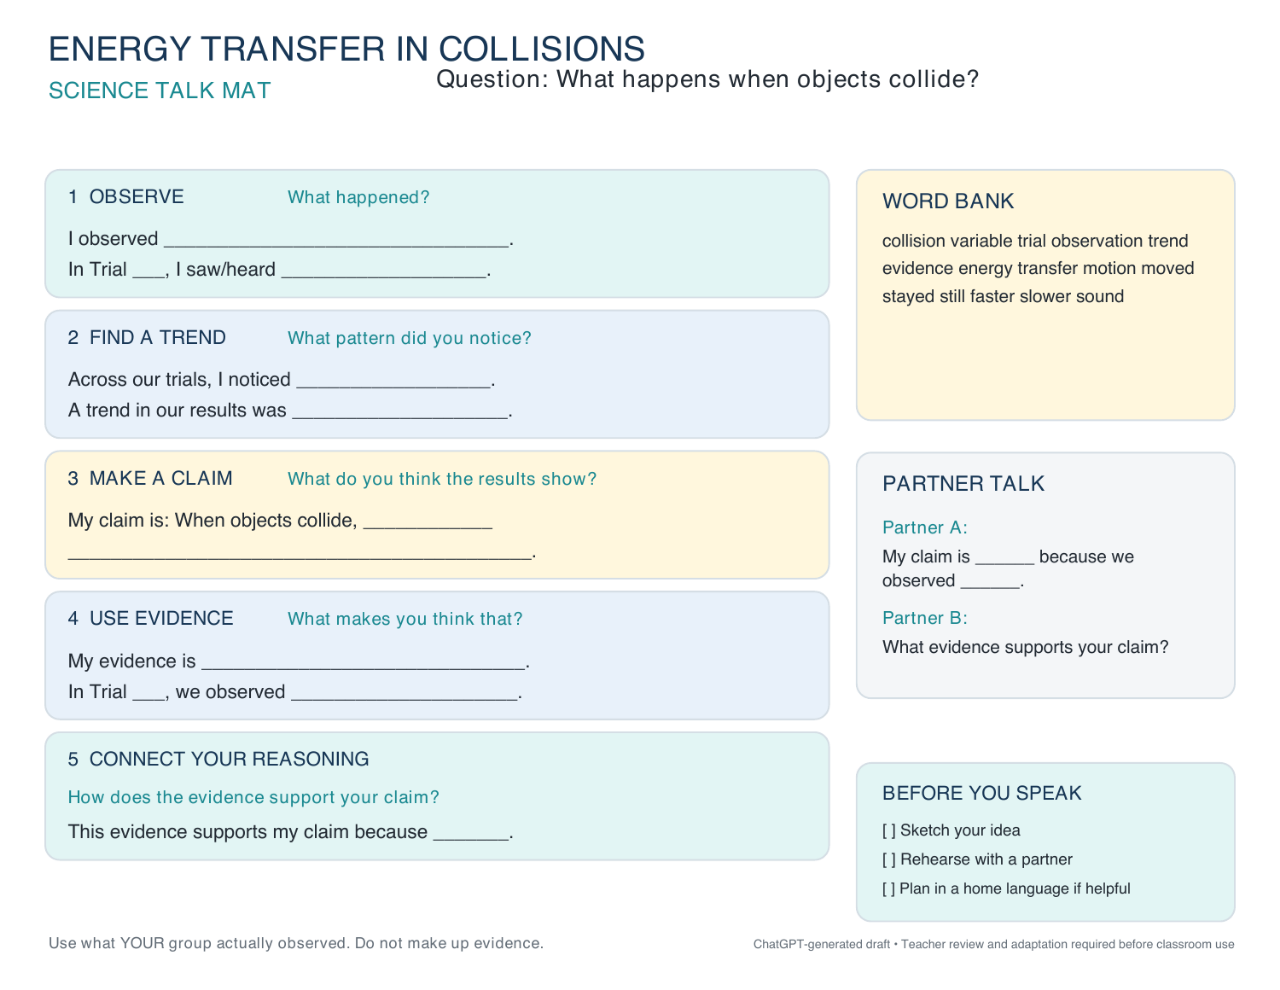
<file: prompt-to-practice/previews/draft-talk-mat.html>
<!doctype html><html lang="en"><meta charset="utf-8"><meta name="viewport" content="width=device-width, initial-scale=1"><title>Document preview</title><style>html,body{margin:0;background:white}img{display:block;width:100%;height:auto;margin:0 0 8px}img:last-child{margin-bottom:0}</style><body><img src="draft-talk-mat-1.png" alt="Document page 1" loading="eager"></body></html>
</file>
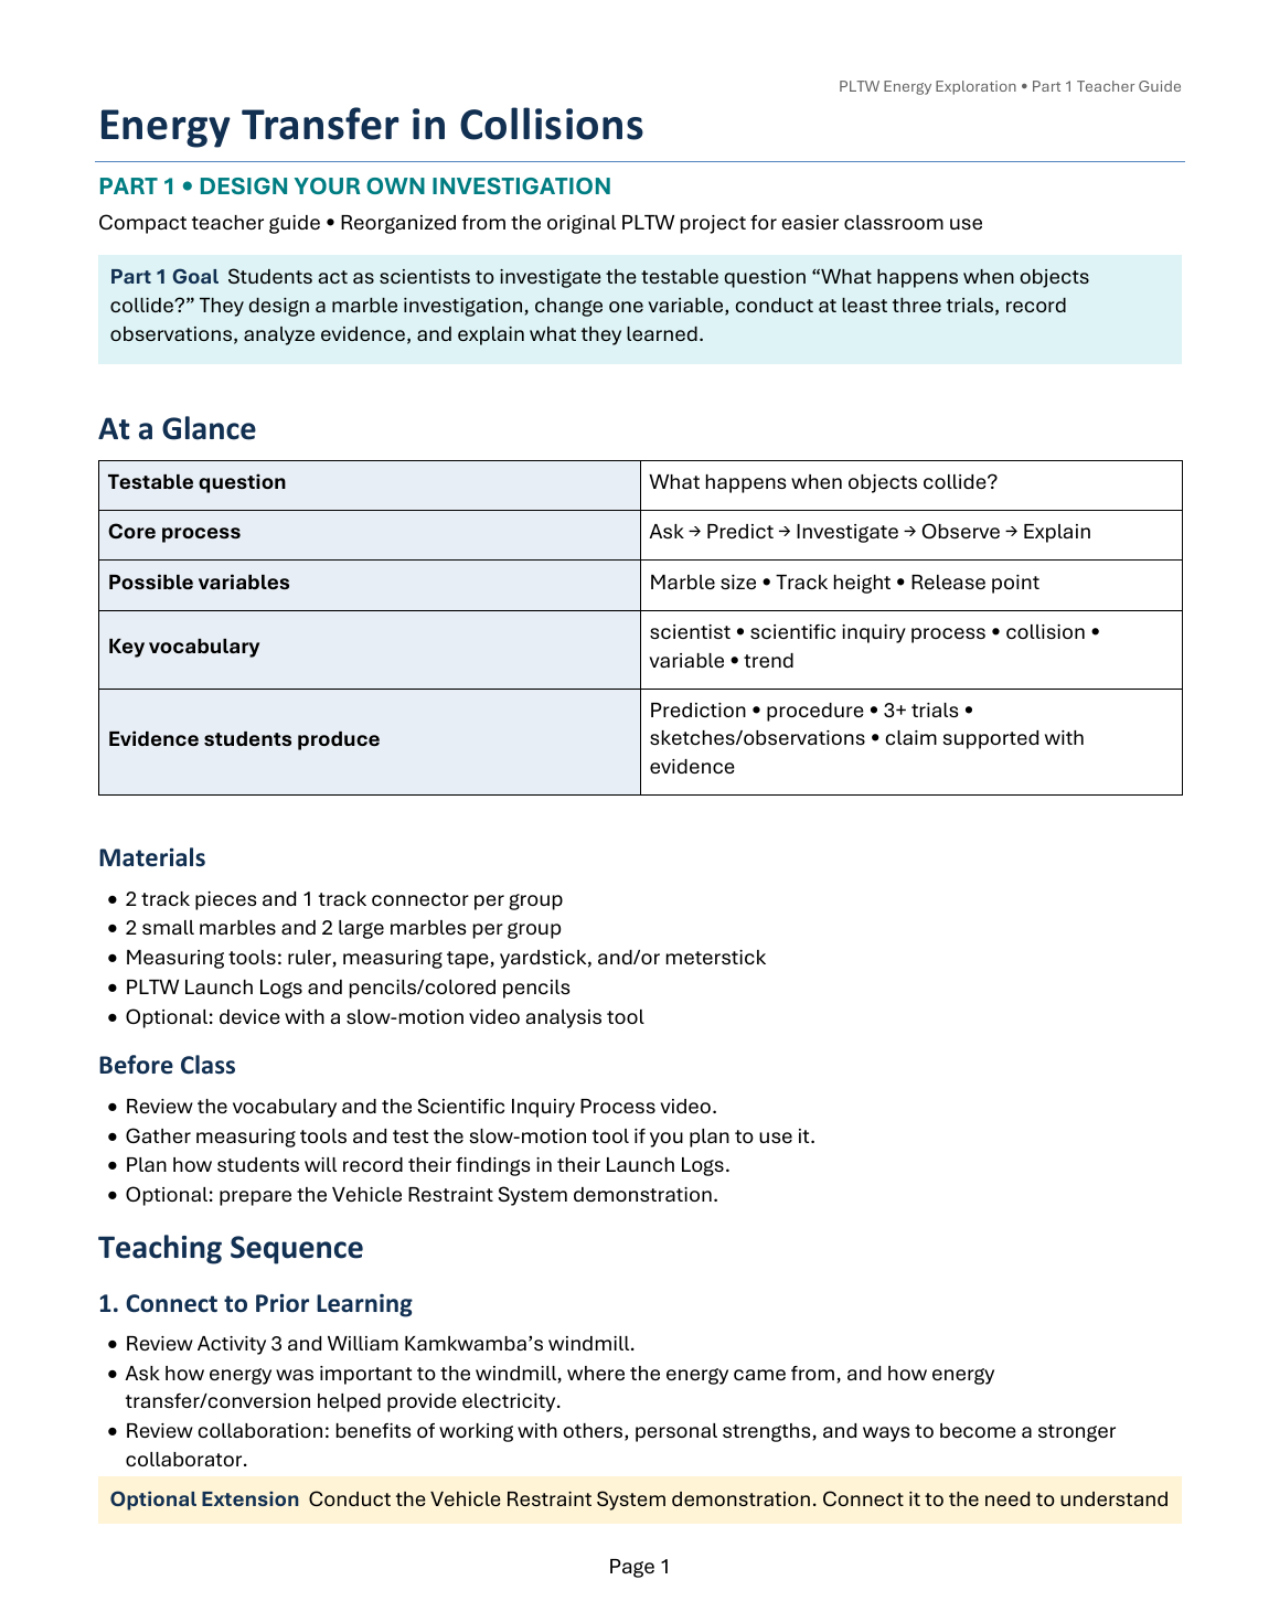
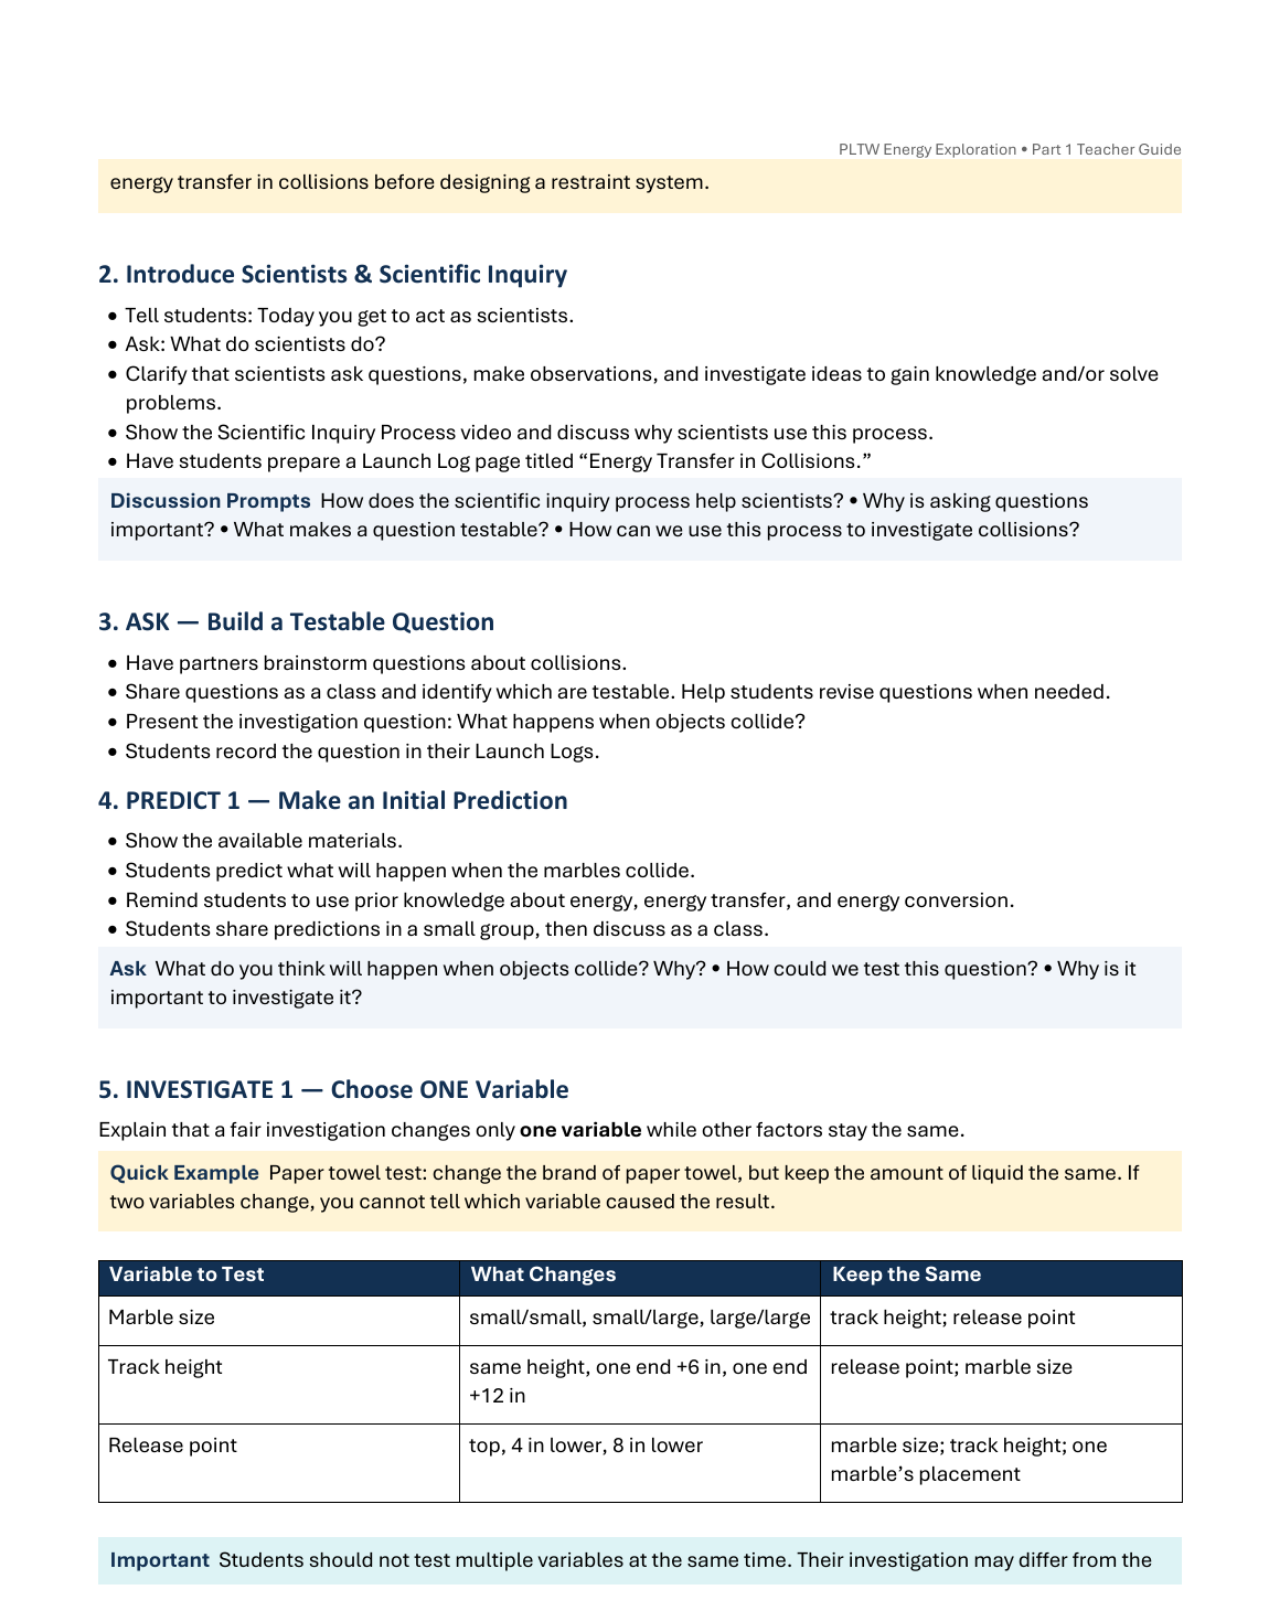
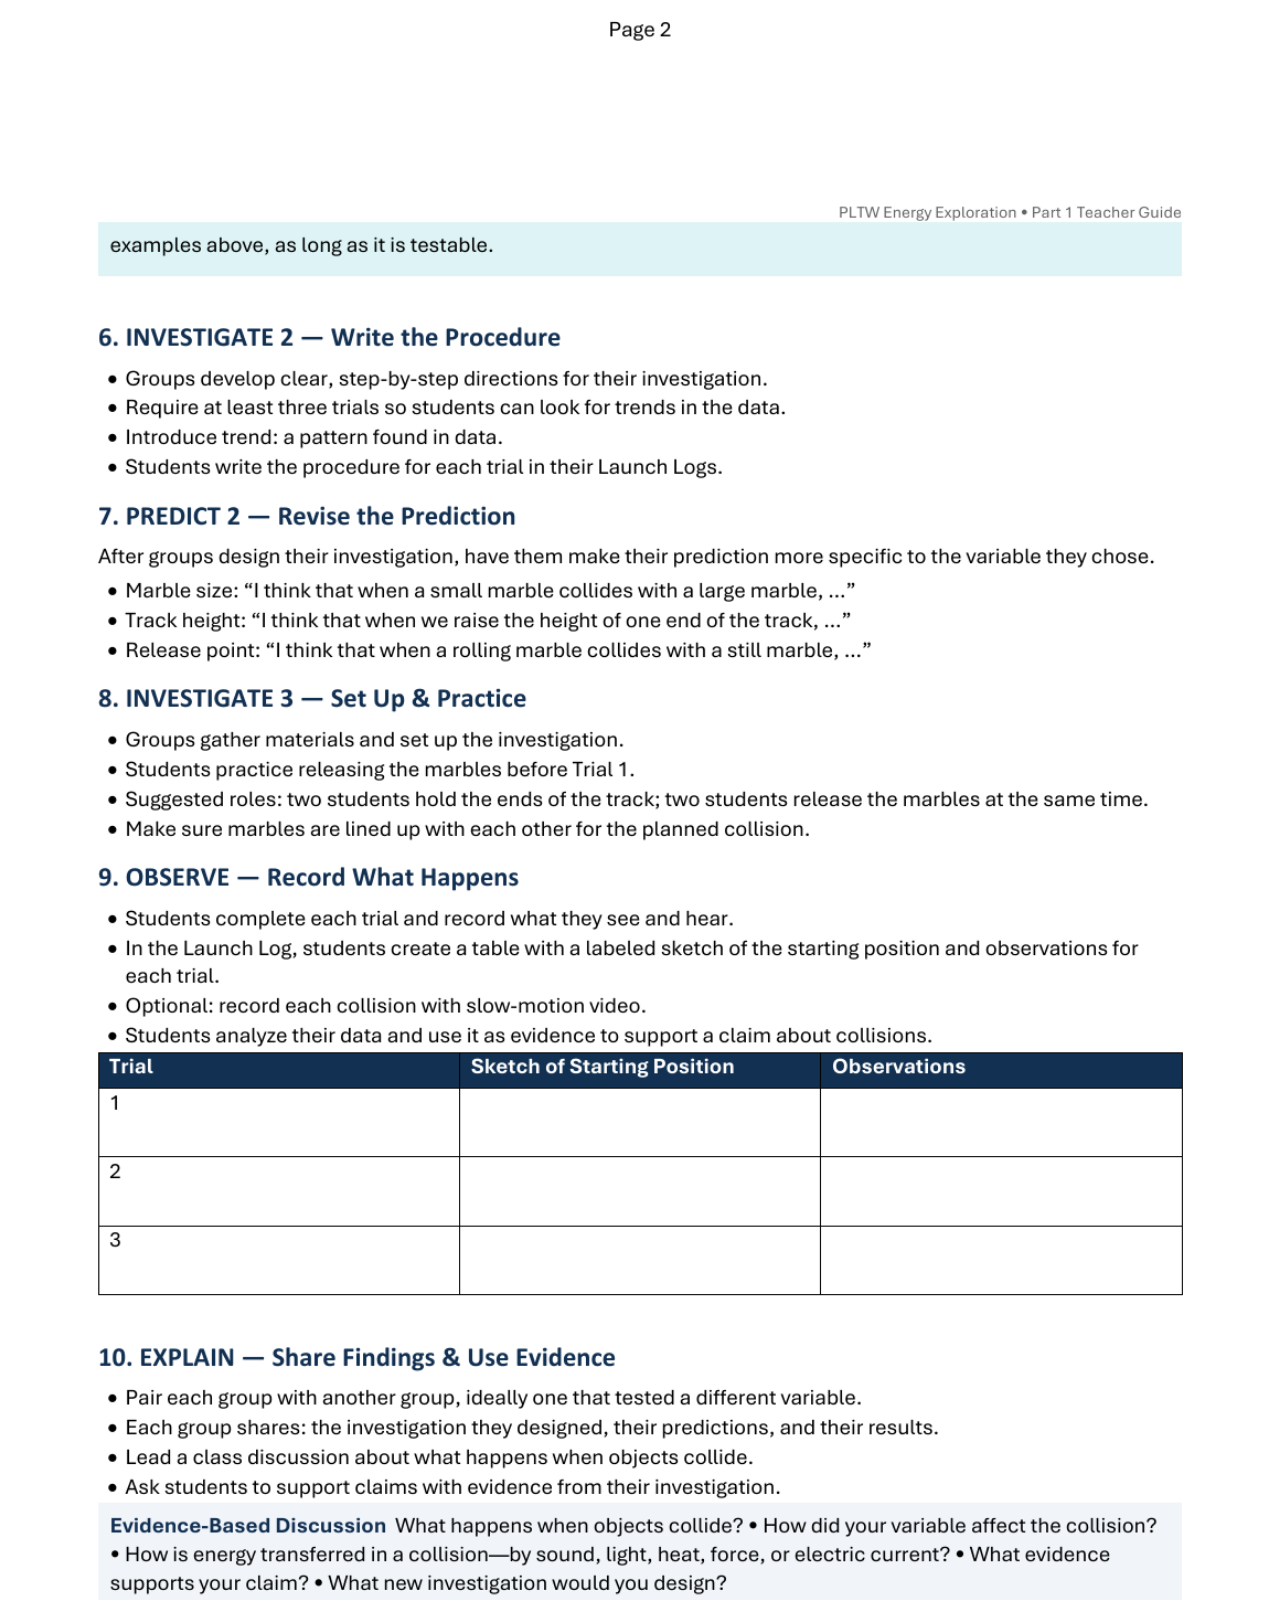
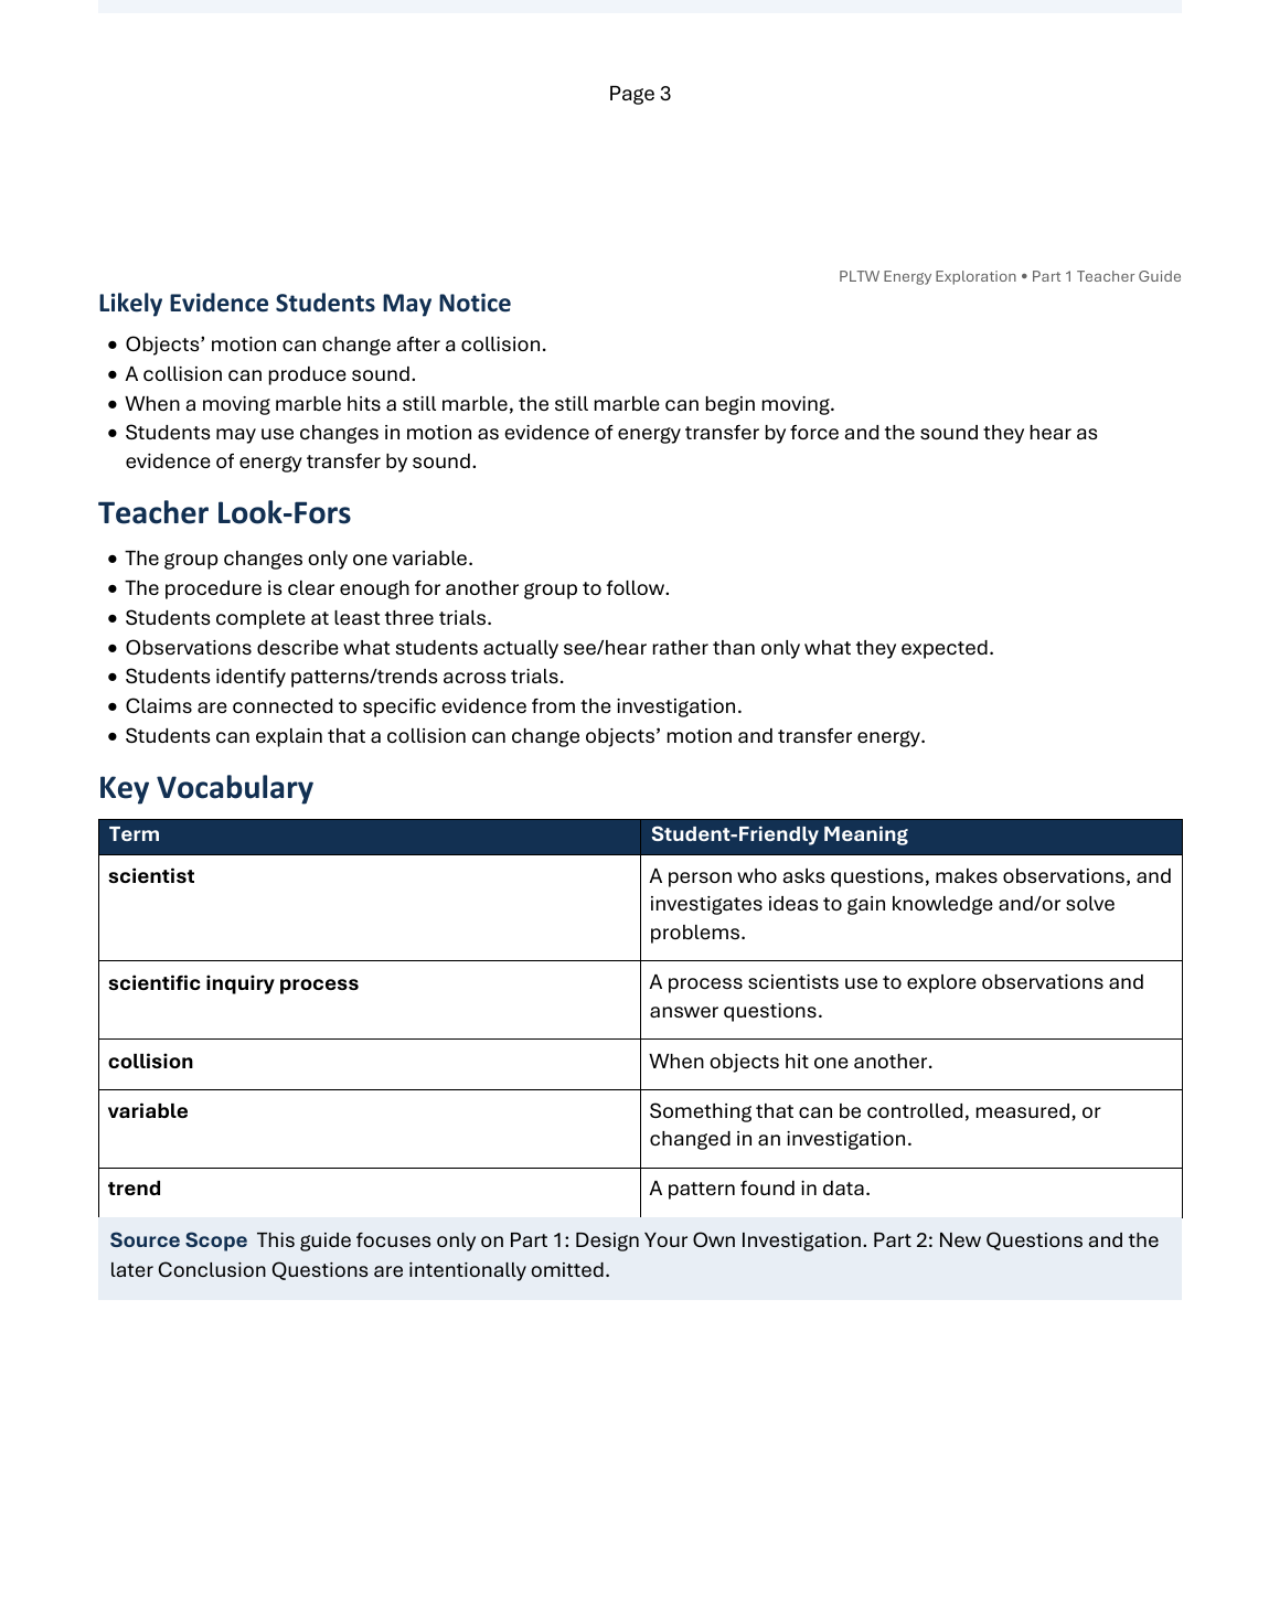
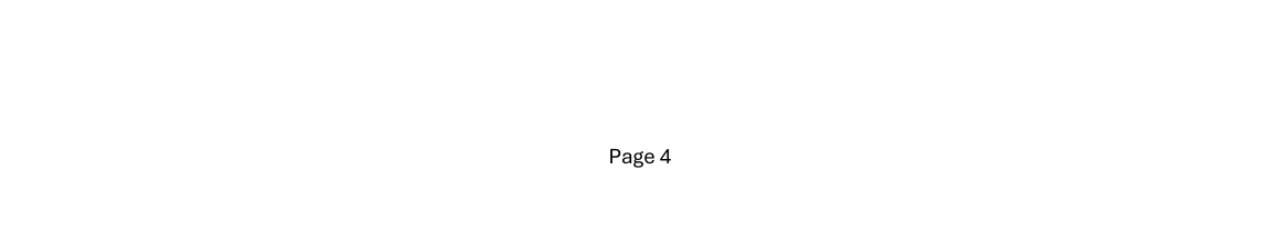
<file: prompt-to-practice/previews/original-guide.html>
<!doctype html><html lang="en"><meta charset="utf-8"><meta name="viewport" content="width=device-width, initial-scale=1"><title>Document preview</title><style>html,body{margin:0;background:white}img{display:block;width:100%;height:auto;margin:0 0 8px}img:last-child{margin-bottom:0}</style><body><img src="original-guide-1.png" alt="Document page 1" loading="eager"><img src="original-guide-2.png" alt="Document page 2" loading="lazy"><img src="original-guide-3.png" alt="Document page 3" loading="lazy"><img src="original-guide-4.png" alt="Document page 4" loading="lazy"></body></html>
</file>
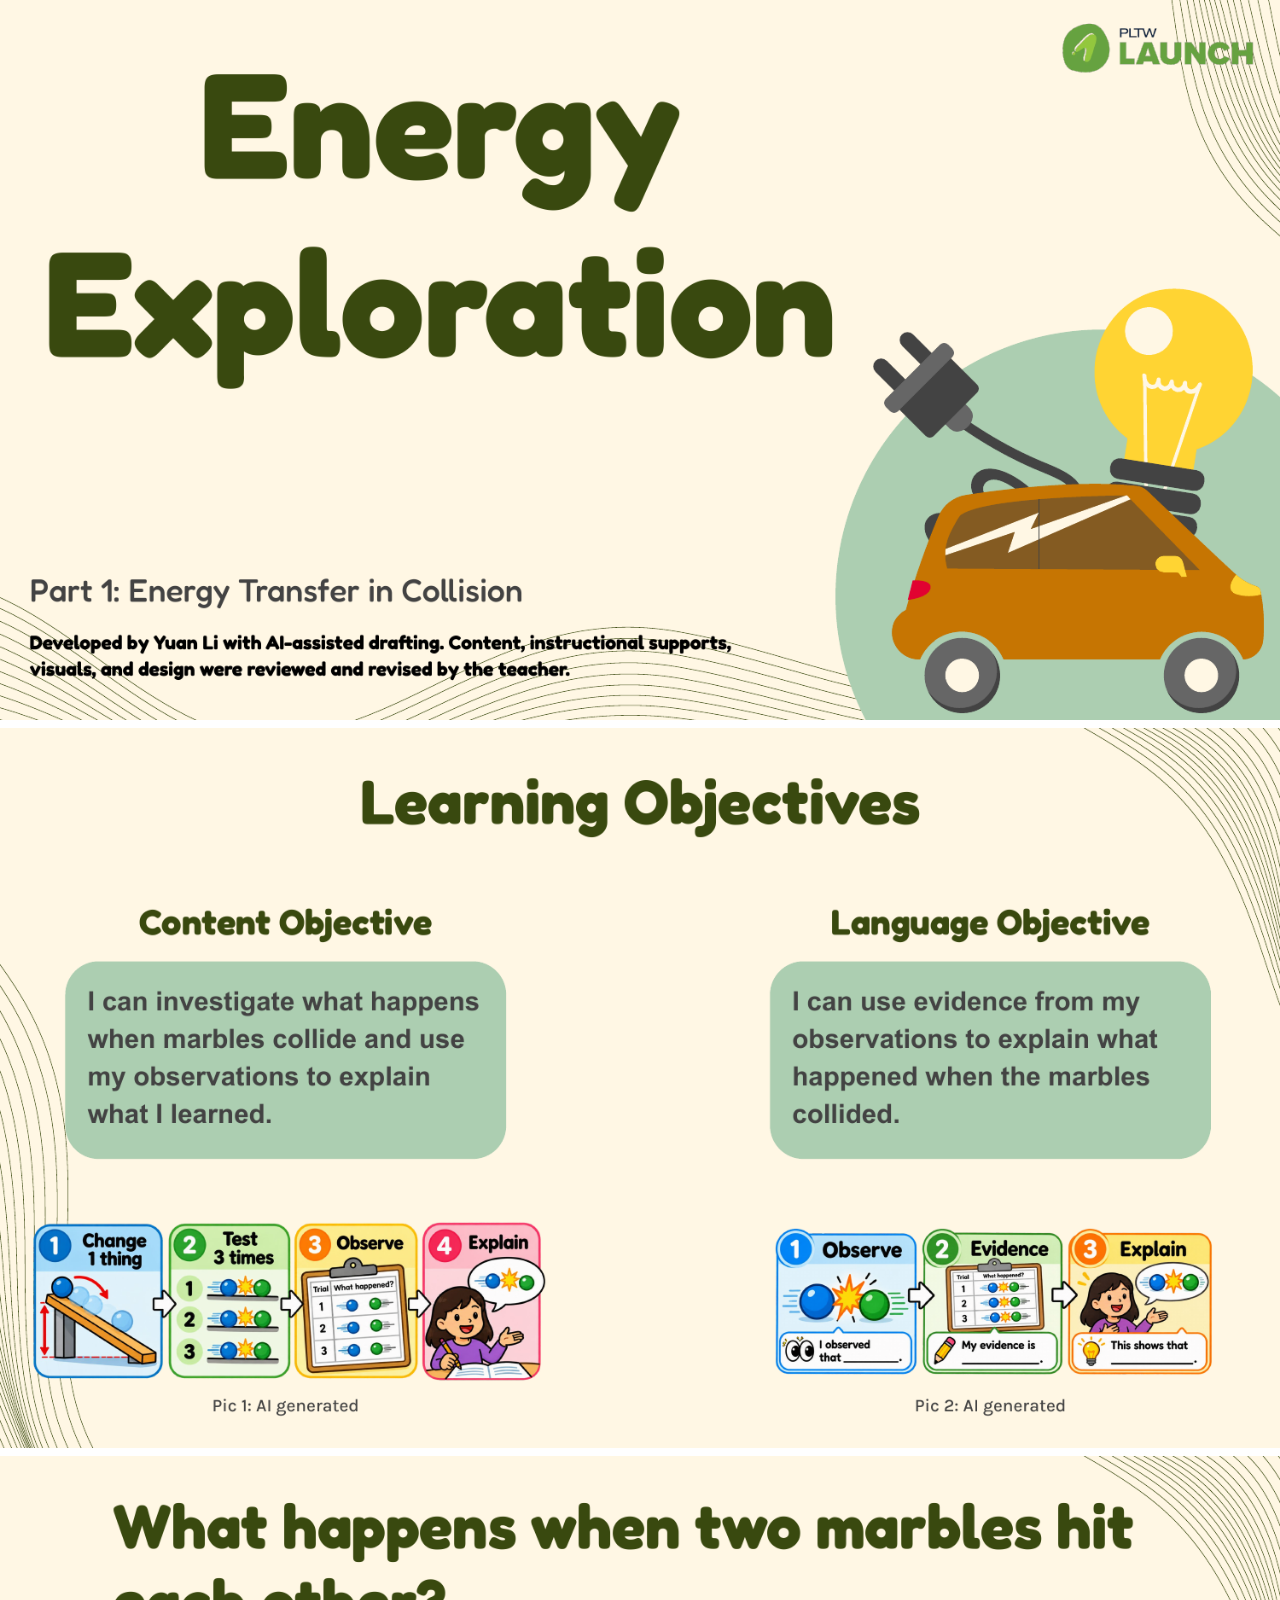
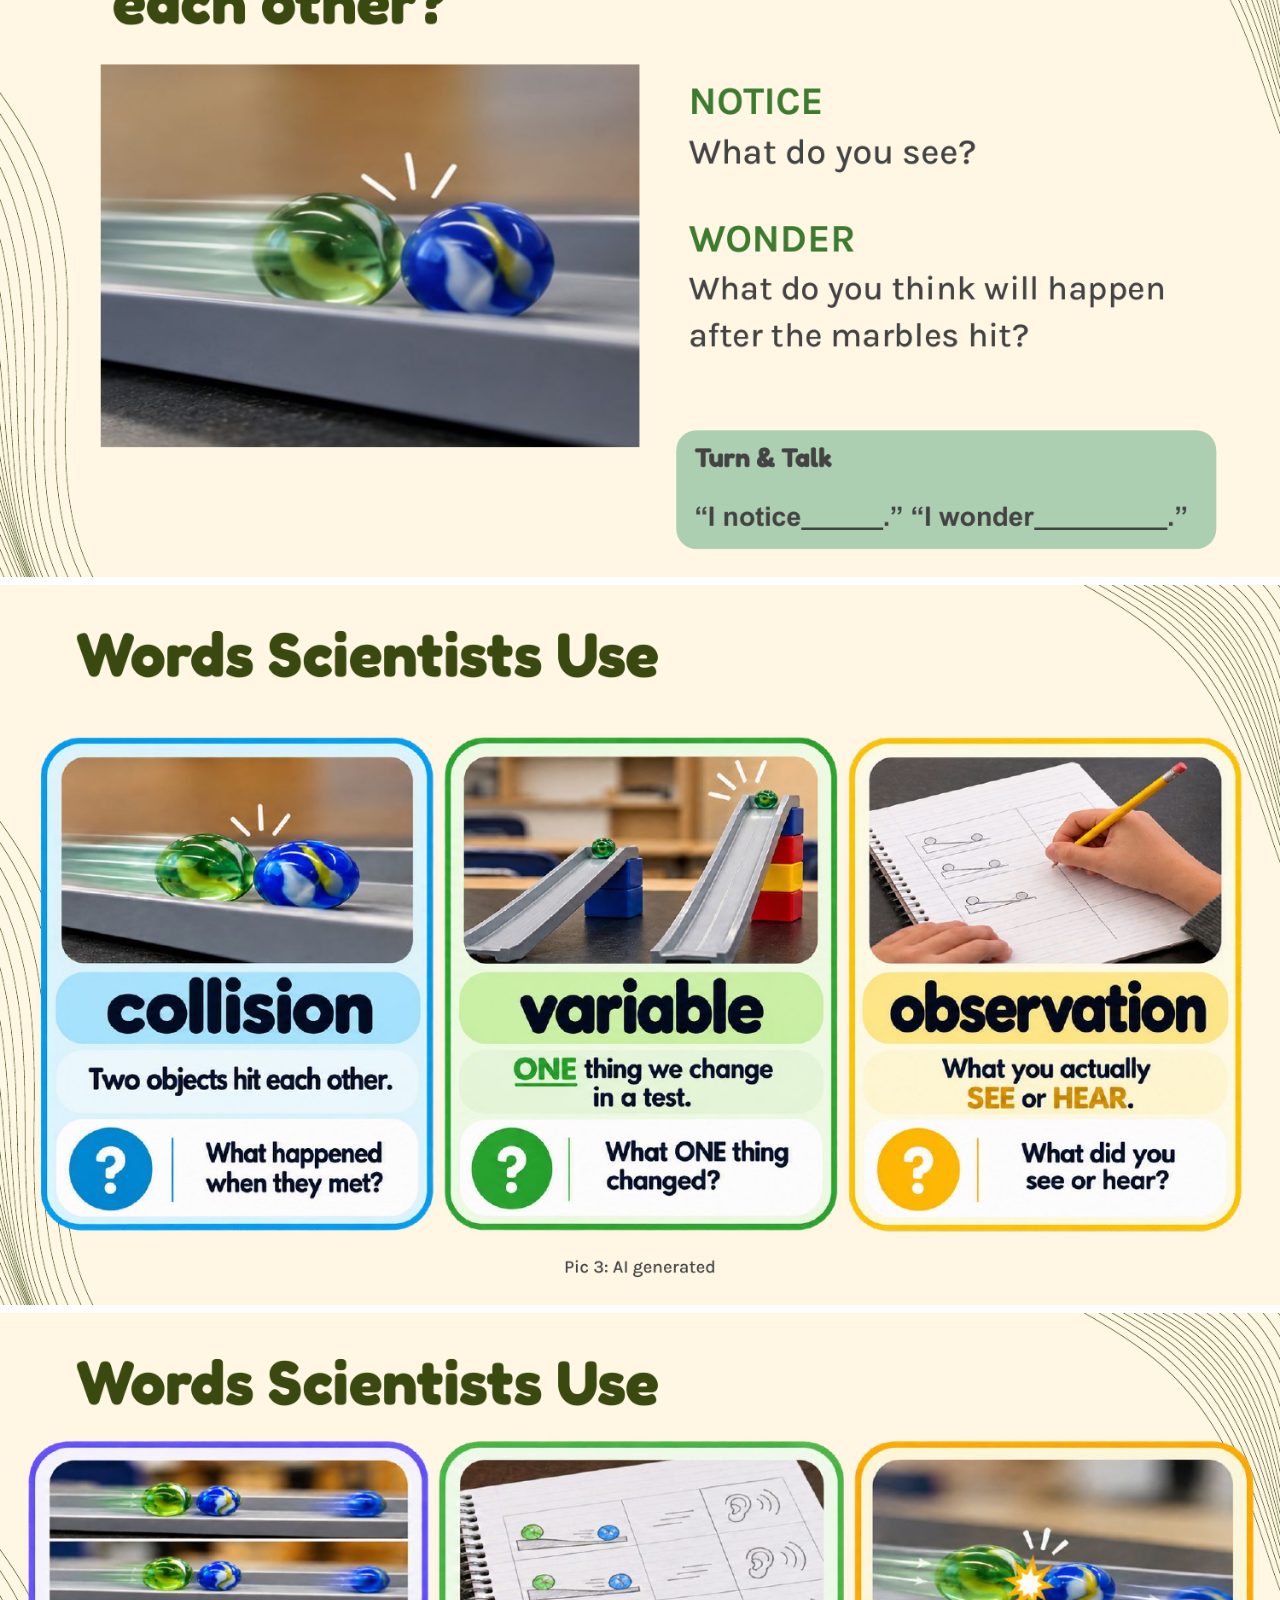
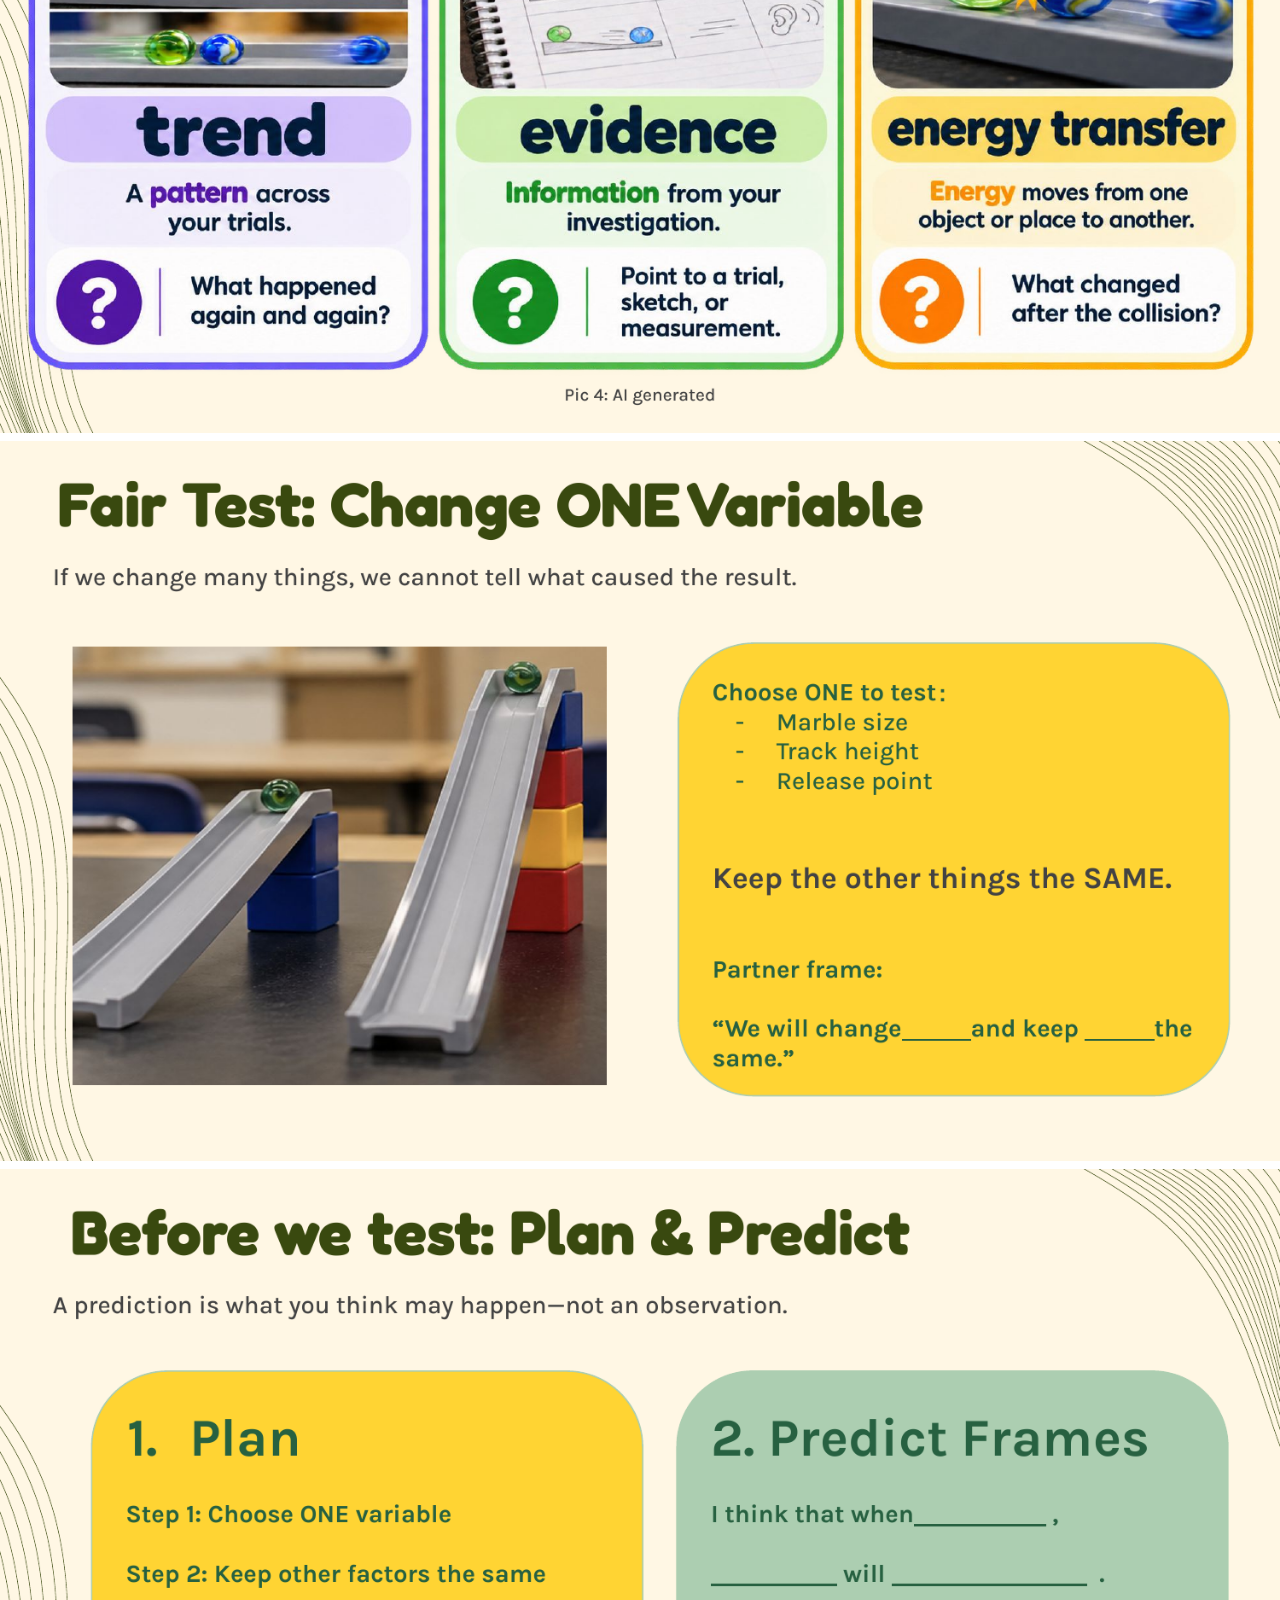
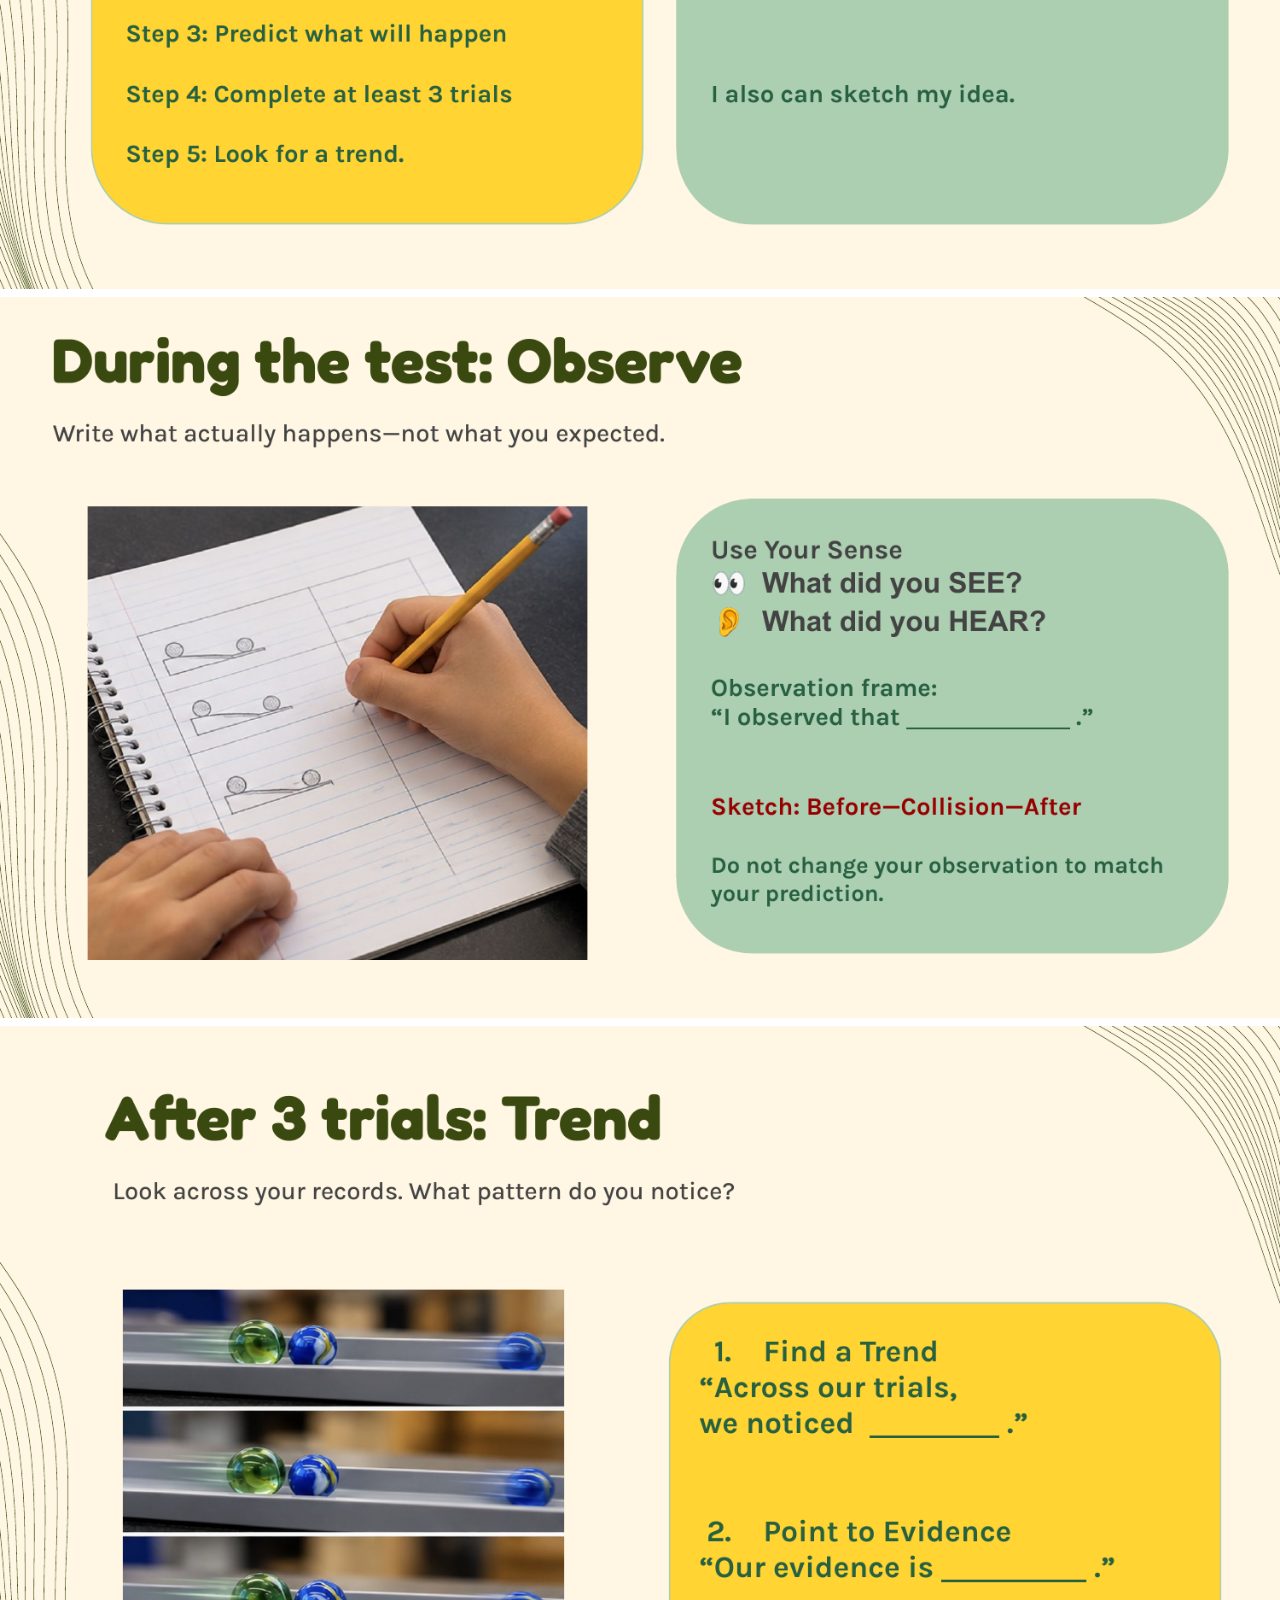
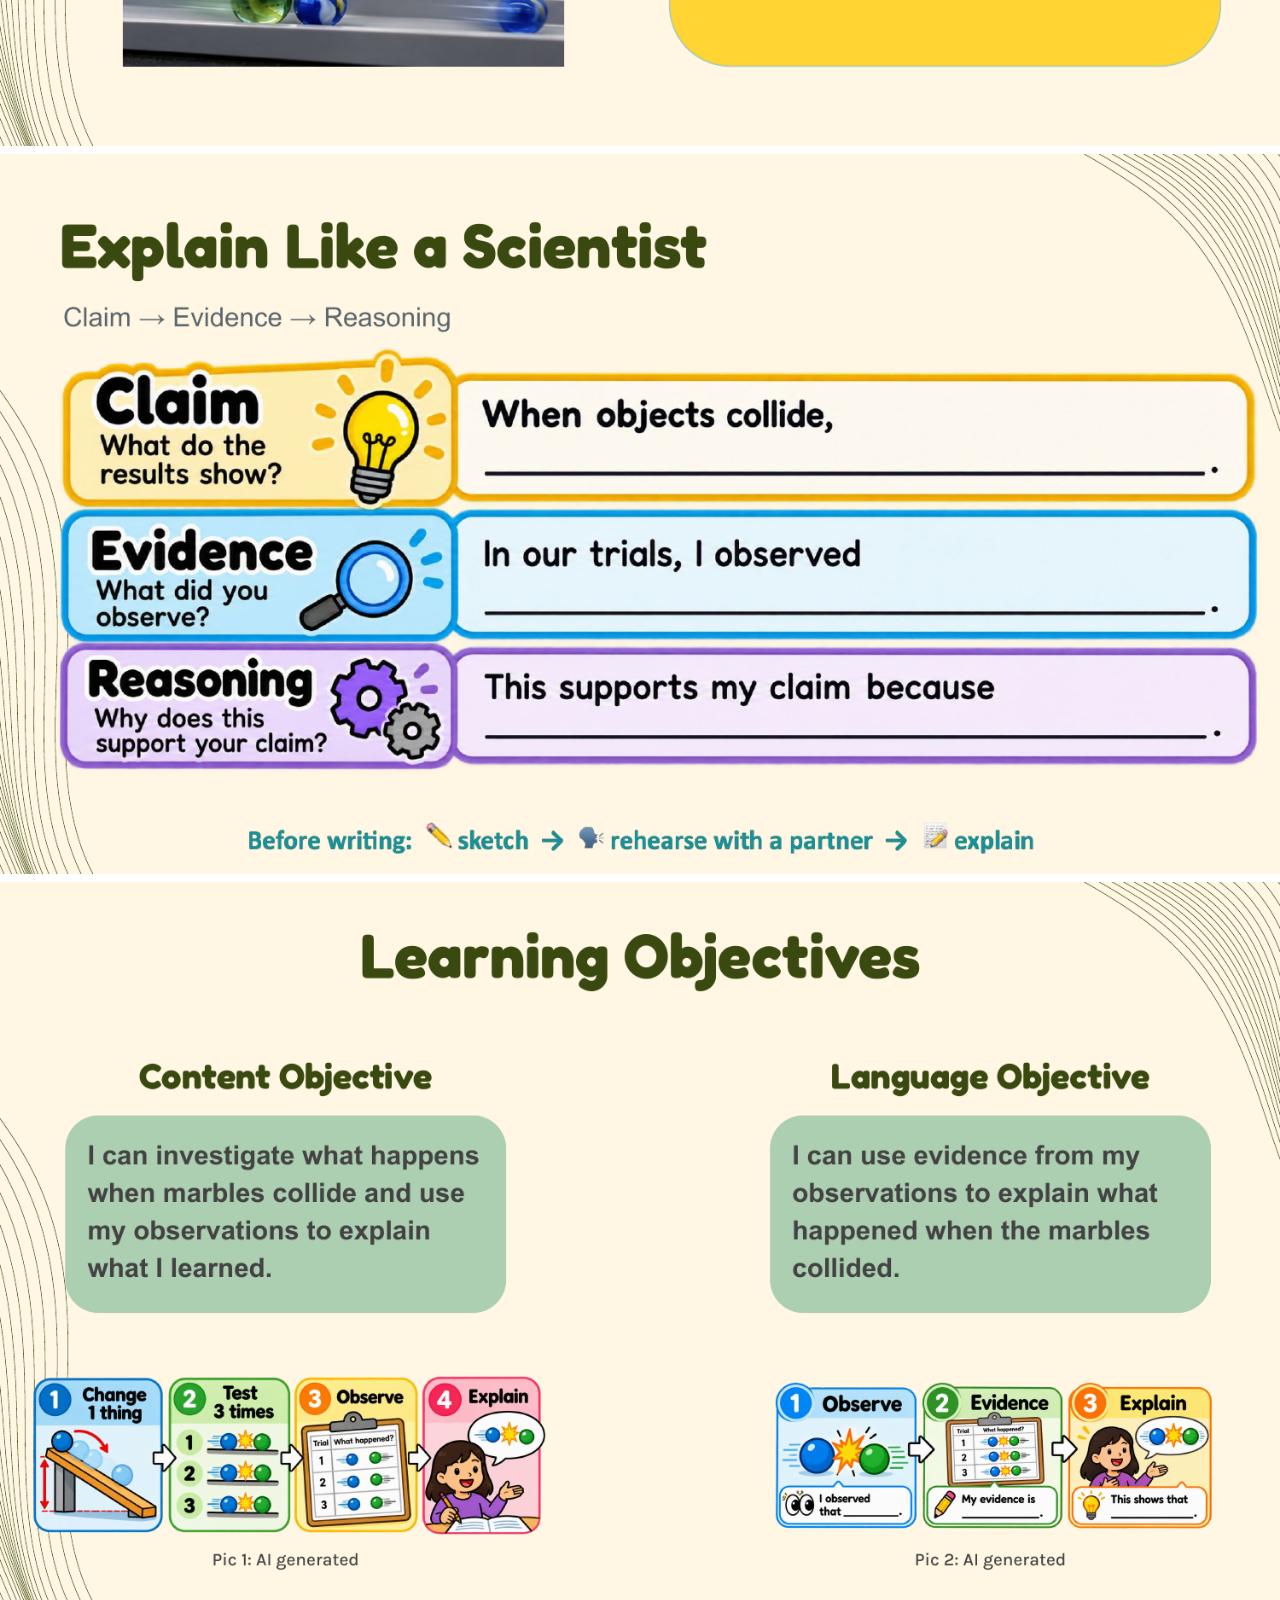
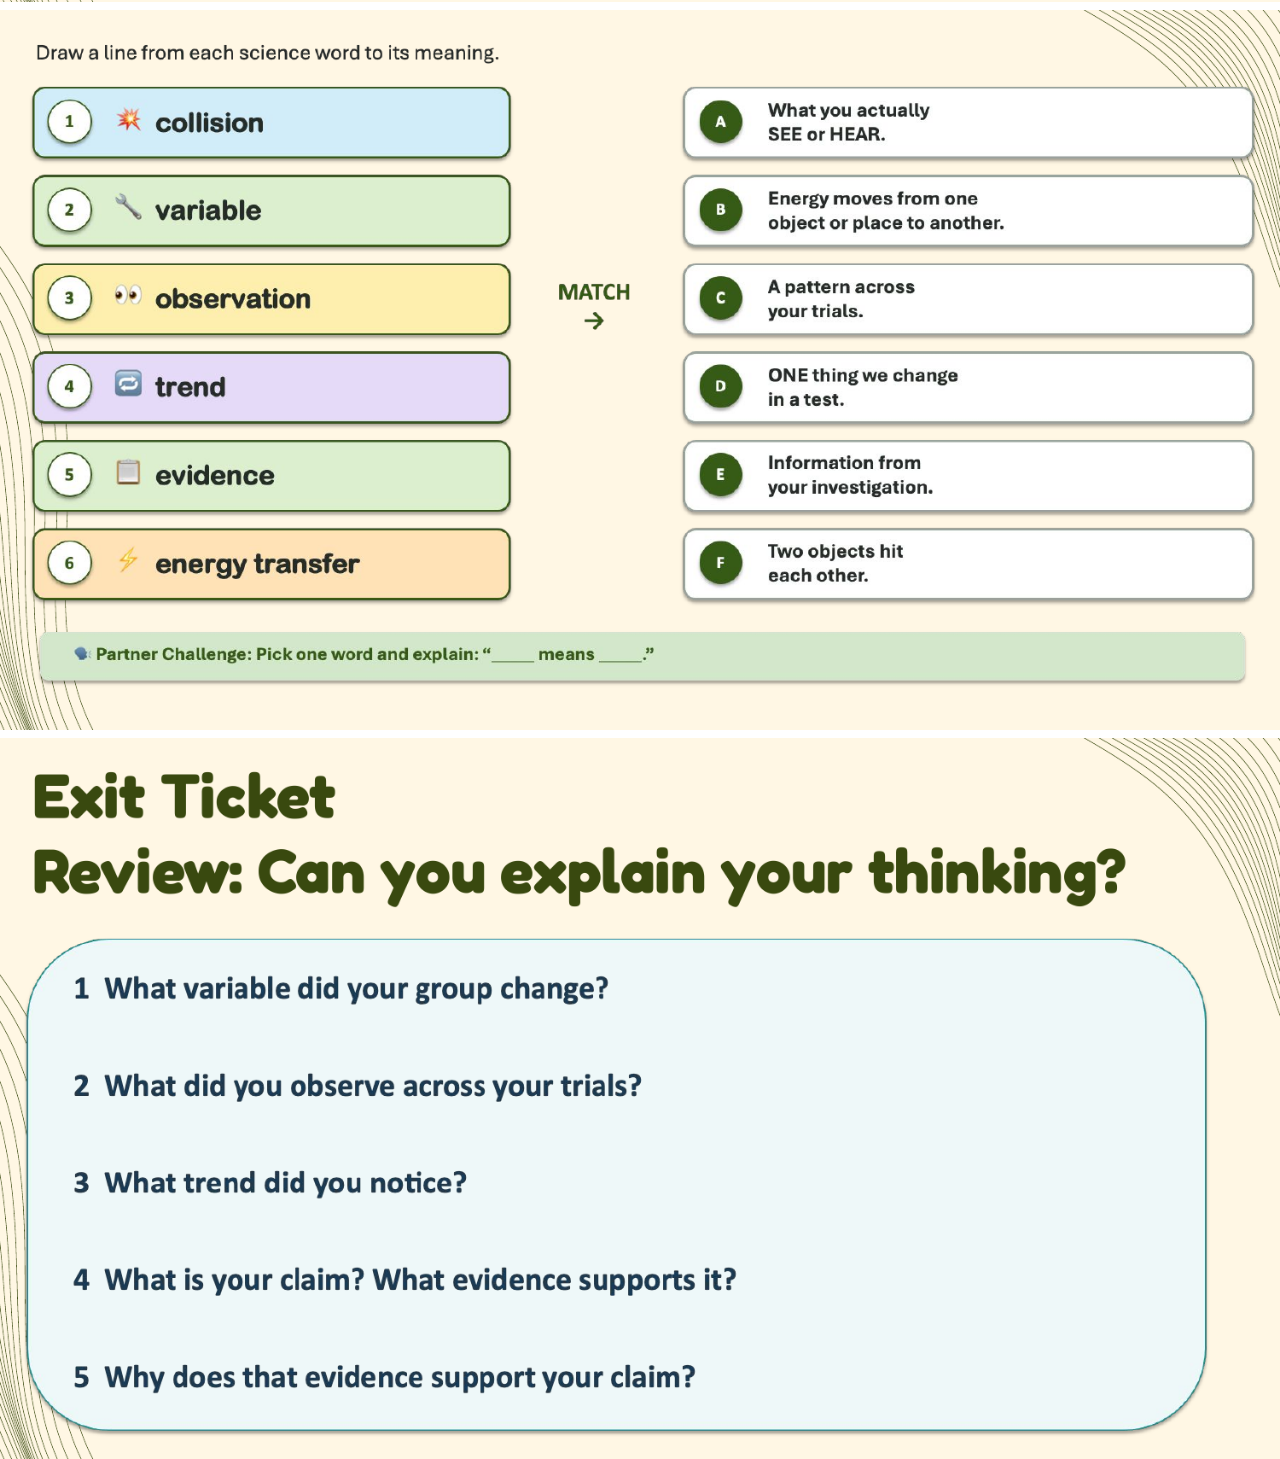
<file: prompt-to-practice/previews/reviewed-slides.html>
<!doctype html><html lang="en"><meta charset="utf-8"><meta name="viewport" content="width=device-width, initial-scale=1"><title>Document preview</title><style>html,body{margin:0;background:white}img{display:block;width:100%;height:auto;margin:0 0 8px}img:last-child{margin-bottom:0}</style><body><img src="reviewed-slides-01.png" alt="Document page 1" loading="eager"><img src="reviewed-slides-02.png" alt="Document page 2" loading="lazy"><img src="reviewed-slides-03.png" alt="Document page 3" loading="lazy"><img src="reviewed-slides-04.png" alt="Document page 4" loading="lazy"><img src="reviewed-slides-05.png" alt="Document page 5" loading="lazy"><img src="reviewed-slides-06.png" alt="Document page 6" loading="lazy"><img src="reviewed-slides-07.png" alt="Document page 7" loading="lazy"><img src="reviewed-slides-08.png" alt="Document page 8" loading="lazy"><img src="reviewed-slides-09.png" alt="Document page 9" loading="lazy"><img src="reviewed-slides-10.png" alt="Document page 10" loading="lazy"><img src="reviewed-slides-11.png" alt="Document page 11" loading="lazy"><img src="reviewed-slides-12.png" alt="Document page 12" loading="lazy"><img src="reviewed-slides-13.png" alt="Document page 13" loading="lazy"></body></html>
</file>
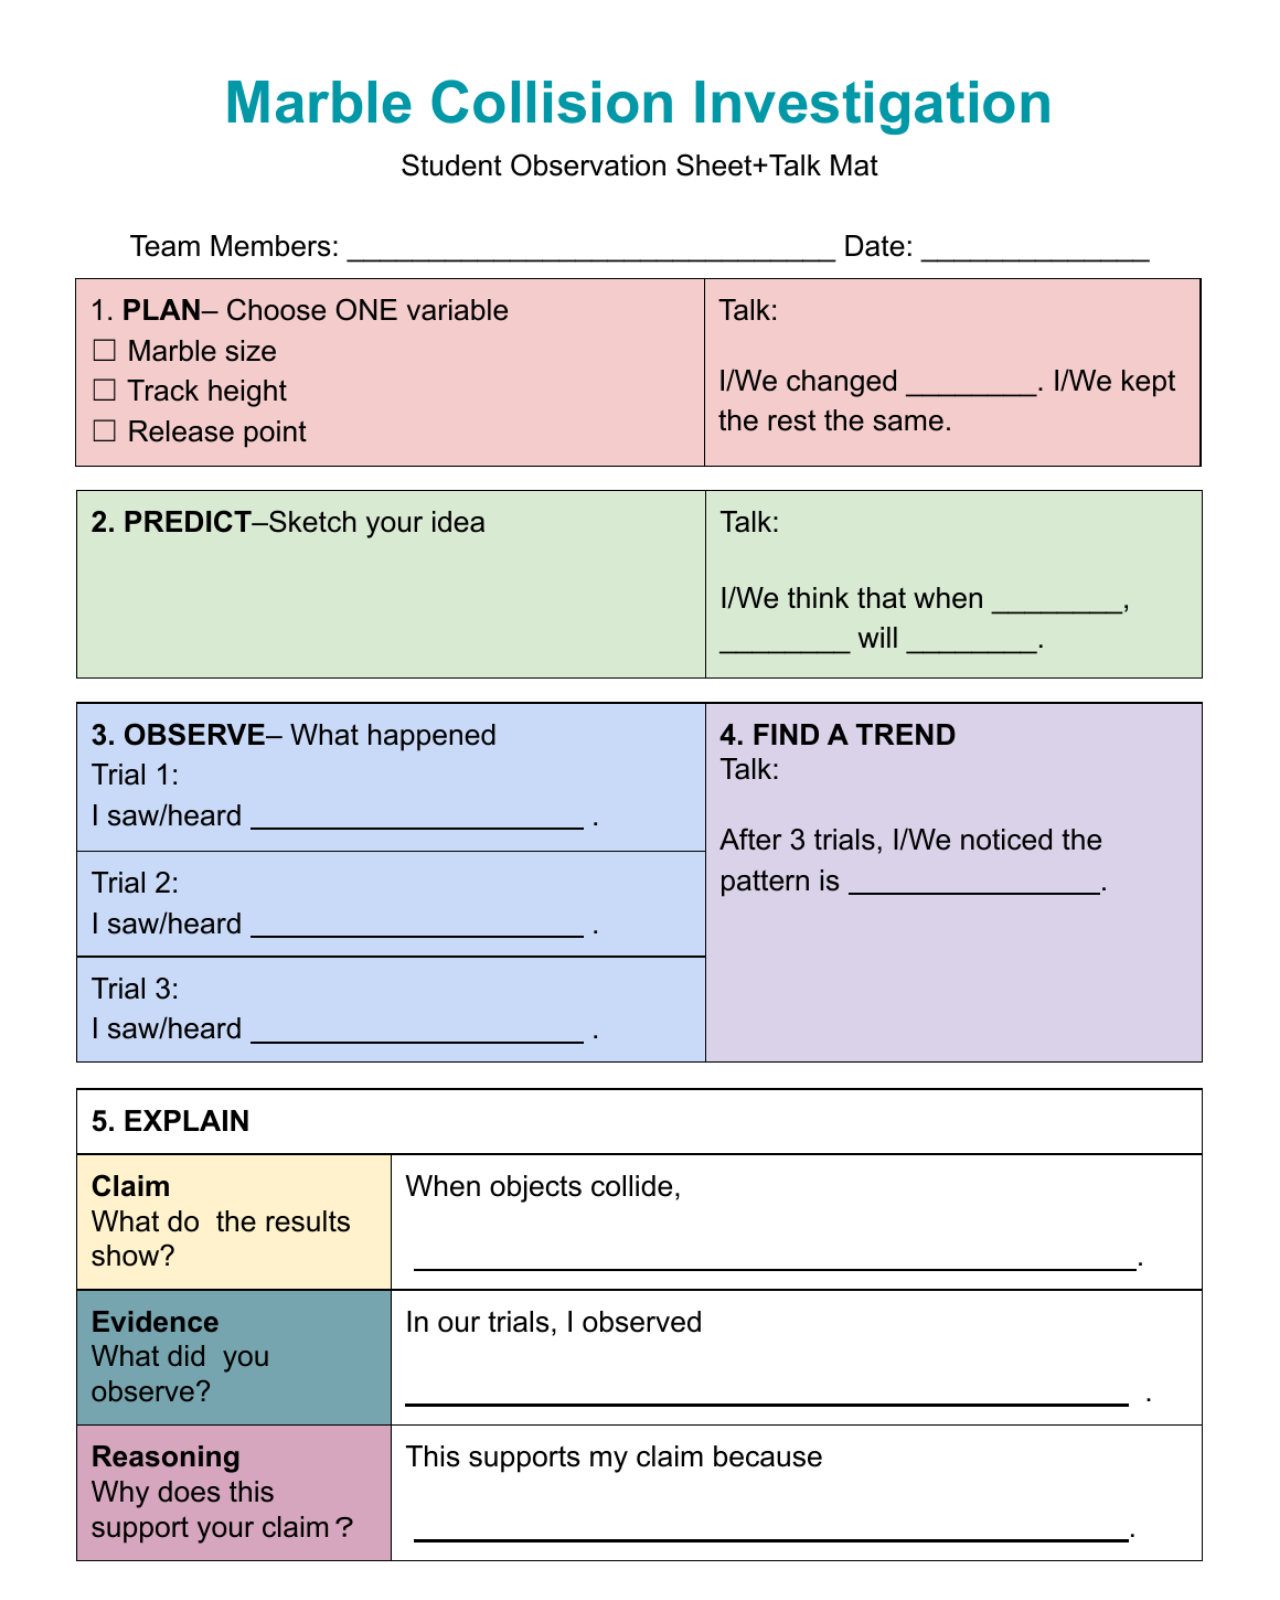
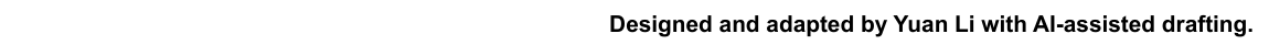
<file: prompt-to-practice/previews/reviewed-talk-mat.html>
<!doctype html><html lang="en"><meta charset="utf-8"><meta name="viewport" content="width=device-width, initial-scale=1"><title>Document preview</title><style>html,body{margin:0;background:white}img{display:block;width:100%;height:auto;margin:0 0 8px}img:last-child{margin-bottom:0}</style><body><img src="reviewed-talk-mat-1.png" alt="Document page 1" loading="eager"></body></html>
</file>
<file: styles.css>
:root {
  color-scheme: light;
  --ink: #172322;
  --muted: #52615f;
  --paper: #fbfaf7;
  --surface: #ffffff;
  --line: #dce4e0;
  --blue: #367297;
  --blue-dark: #1f5576;
  --teal: #1d6f68;
  --gold: #c89a38;
  --coral: #bf604e;
  --soft: #eef5f2;
  --soft-blue: #eef5f8;
  --shadow: 0 16px 38px rgb(23 35 34 / 10%);
}

* {
  box-sizing: border-box;
}

html {
  scroll-behavior: smooth;
}

body {
  margin: 0;
  background: var(--paper);
  color: var(--ink);
  font-family: Inter, ui-sans-serif, system-ui, -apple-system, BlinkMacSystemFont, "Segoe UI", sans-serif;
  line-height: 1.55;
}

a {
  color: inherit;
}

h1,
h2,
h3,
p {
  overflow-wrap: anywhere;
}

.site-header {
  position: sticky;
  top: 0;
  z-index: 20;
  min-height: 68px;
  display: flex;
  align-items: center;
  justify-content: space-between;
  gap: 22px;
  padding: 12px clamp(18px, 4vw, 56px);
  background: rgb(255 255 255 / 94%);
  border-bottom: 1px solid var(--line);
  backdrop-filter: blur(14px);
}

.brand {
  display: inline-flex;
  align-items: center;
  gap: 10px;
  font-weight: 780;
  text-decoration: none;
}

.brand-mark {
  display: grid;
  place-items: center;
  width: 38px;
  height: 38px;
  border-radius: 50%;
  background: var(--blue);
  color: #fff;
}

.nav-links {
  display: flex;
  flex-wrap: wrap;
  justify-content: flex-end;
  gap: 6px;
}

.nav-links a {
  border-radius: 999px;
  padding: 8px 12px;
  color: var(--muted);
  font-size: 0.92rem;
  font-weight: 700;
  text-decoration: none;
}

.nav-links a:hover,
.nav-links a.active {
  background: #e4f0f5;
  color: var(--blue-dark);
}

.top-tabs a {
  border-radius: 6px;
  padding: 10px 14px;
}

.section-inner {
  width: min(1120px, calc(100% - 36px));
  margin: 0 auto;
}

.hero {
  position: relative;
  isolation: isolate;
  min-height: min(720px, calc(100vh - 68px));
  display: grid;
  align-items: center;
  padding: clamp(58px, 8vw, 104px) 0 42px;
  overflow: hidden;
  background-image: url("assets/yuan-pltw-dark-hero.png");
  background-position: center;
  background-size: cover;
  color: #fff;
}

.hero::before {
  content: "";
  position: absolute;
  inset: 0;
  z-index: -1;
  background:
    linear-gradient(90deg, rgb(8 18 19 / 78%) 0%, rgb(8 18 19 / 50%) 42%, rgb(8 18 19 / 8%) 78%),
    linear-gradient(0deg, rgb(8 18 19 / 28%), transparent 48%);
}

.hero-grid,
.section-layout,
.closing-grid {
  display: grid;
  grid-template-columns: minmax(0, 1.08fr) minmax(280px, 0.92fr);
  gap: clamp(28px, 5vw, 68px);
  align-items: center;
}

.hero-copy-block,
.thesis-panel {
  grid-column: 1;
}

.hero .hero-copy-block {
  width: min(720px, 100%);
  min-height: initial;
  overflow: visible;
  clip-path: none;
  white-space: normal;
}

.eyebrow,
.section-kicker {
  margin: 0 0 12px;
  color: var(--coral);
  font-size: 0.78rem;
  font-weight: 850;
  letter-spacing: 0.08em;
  text-transform: uppercase;
}

h1 {
  max-width: 820px;
  margin: 0;
  font-size: clamp(2.35rem, 5.15vw, 4.6rem);
  line-height: 1;
  letter-spacing: 0;
}

h2 {
  margin: 0;
  font-size: clamp(2rem, 4vw, 3.3rem);
  line-height: 1.08;
  letter-spacing: 0;
}

h3 {
  margin: 0 0 9px;
  font-size: 1.08rem;
  line-height: 1.22;
}

.hero-copy {
  max-width: 680px;
  margin: 22px 0 0;
  color: rgb(255 255 255 / 88%);
  font-size: 1.12rem;
}

.thesis-panel,
.visual-panel,
.info-card,
.belief-card,
.scaffold-box,
.theory-grid article,
.artifact-card {
  border: 1px solid var(--line);
  border-radius: 8px;
  background: var(--surface);
  box-shadow: var(--shadow);
}

.thesis-panel {
  background: rgb(255 255 255 / 92%);
  backdrop-filter: blur(12px);
  width: min(620px, 100%);
  padding: clamp(24px, 4vw, 38px);
  border-top: 6px solid var(--blue);
}

.thesis-strip {
  padding: 26px 0 0;
  background: var(--paper);
}

.thesis-strip .thesis-panel {
  width: 100%;
  box-shadow: 0 12px 26px rgb(23 35 34 / 8%);
}

.panel-label {
  display: inline-flex;
  margin-bottom: 16px;
  border-radius: 999px;
  padding: 7px 11px;
  background: #e4f0f5;
  color: var(--blue-dark);
  font-size: 0.78rem;
  font-weight: 850;
  text-transform: uppercase;
}

.thesis-panel p {
  margin: 0;
  color: var(--ink);
  font-size: 1.08rem;
  font-weight: 650;
}

.jump-section {
  padding: 32px 0 44px;
  background: var(--paper);
}

.jump-grid {
  display: grid;
  grid-template-columns: repeat(5, minmax(0, 1fr));
  gap: 18px;
  align-items: center;
}

.jump-grid a {
  display: grid;
  place-items: center;
  min-height: 58px;
  border-radius: 6px;
  background: var(--blue);
  color: #fff;
  font-size: 1.05rem;
  font-weight: 780;
  text-decoration: none;
  box-shadow: 0 10px 22px rgb(54 114 151 / 20%);
}

.jump-grid a:hover {
  background: var(--blue-dark);
}

.section-band {
  padding: clamp(60px, 9vw, 104px) 0;
}

.soft {
  background: var(--soft);
}

.soft-blue {
  background: var(--soft-blue);
}

.section-heading {
  max-width: 720px;
}

.section-heading.centered {
  max-width: 780px;
  margin: 0 auto 34px;
  text-align: center;
}

.section-heading p:not(.section-kicker) {
  margin: 16px 0 0;
  color: var(--muted);
  font-size: 1.08rem;
}

.identity-visual {
  display: grid;
  gap: 10px;
  padding: 22px;
  background:
    linear-gradient(135deg, rgb(54 114 151 / 13%), transparent 52%),
    #fff;
}

.identity-visual span {
  border: 1px solid var(--line);
  border-radius: 7px;
  padding: 13px 14px;
  background: #f7faf8;
  color: var(--blue-dark);
  font-weight: 780;
}

.card-grid {
  display: grid;
  gap: 16px;
  margin-top: 26px;
}

.card-grid.three {
  grid-template-columns: repeat(3, minmax(0, 1fr));
}

.info-card {
  padding: 22px;
}

.info-card p,
.belief-card p,
.theory-grid p,
.artifact-card p,
.closing-grid p {
  margin: 0;
  color: var(--muted);
}

.card-dot {
  display: block;
  width: 34px;
  height: 34px;
  margin-bottom: 16px;
  border-radius: 50%;
  box-shadow: inset 0 0 0 8px rgb(255 255 255 / 70%);
}

.card-dot.teal {
  background: var(--teal);
}

.card-dot.gold {
  background: var(--gold);
}

.card-dot.coral {
  background: var(--coral);
}

.belief-grid {
  display: grid;
  grid-template-columns: repeat(4, minmax(0, 1fr));
  gap: 16px;
}

.belief-card {
  min-height: 300px;
  display: flex;
  flex-direction: column;
  justify-content: space-between;
  padding: 24px;
  border-top: 6px solid var(--teal);
}

.belief-card:nth-child(2) {
  border-top-color: var(--gold);
}

.belief-card:nth-child(3) {
  border-top-color: var(--coral);
}

.belief-card:nth-child(4) {
  border-top-color: var(--blue);
}

.belief-card span {
  width: max-content;
  border-radius: 999px;
  padding: 7px 10px;
  background: #e4f0f5;
  color: var(--blue-dark);
  font-size: 0.76rem;
  font-weight: 850;
  text-transform: uppercase;
}

.bridge-panel {
  display: grid;
  gap: 18px;
  padding: 24px;
}

.bridge-panel strong {
  display: block;
  margin-bottom: 6px;
  color: var(--blue-dark);
}

.bridge-panel p {
  margin: 0;
  color: var(--muted);
}

.bridge-line {
  display: block;
  height: 10px;
  border-radius: 999px;
  background: linear-gradient(90deg, var(--gold), var(--blue));
}

.approach-section {
  background:
    radial-gradient(circle at 88% 18%, rgb(54 114 151 / 28%), transparent 28%),
    linear-gradient(180deg, #152322 0%, #203837 100%);
}

.approach-section .section-heading {
  max-width: 860px;
}

.approach-section .section-kicker {
  color: #f4c45b;
}

.approach-section h2,
.approach-section .section-heading > p:not(.section-kicker) {
  color: #fff;
}

.approach-section .section-heading > p:not(.section-kicker) {
  color: rgb(255 255 255 / 78%);
}

.approach-map {
  position: relative;
  min-height: 490px;
  margin-top: 30px;
  border: 1px solid rgb(255 255 255 / 16%);
  border-radius: 8px;
  background:
    radial-gradient(circle at 22% 24%, rgb(244 196 91 / 14%), transparent 20%),
    radial-gradient(circle at 82% 30%, rgb(54 114 151 / 22%), transparent 22%),
    rgb(255 255 255 / 6%);
  box-shadow: 0 20px 44px rgb(0 0 0 / 18%);
  overflow: hidden;
}

.curly-path {
  position: absolute;
  left: 18px;
  right: 18px;
  top: 48px;
  width: calc(100% - 36px);
  height: 210px;
}

.road-base,
.road-dashes {
  fill: none;
}

.road-base {
  stroke: #0b1111;
  stroke-width: 46;
  stroke-linecap: round;
}

.road-dashes {
  stroke: rgb(255 255 255 / 82%);
  stroke-width: 5;
  stroke-linecap: round;
  stroke-dasharray: 18 24;
}

.approach-point {
  --step-color: var(--teal);
  position: absolute;
  width: min(238px, 22%);
  padding: 70px 14px 14px;
  border: 1px solid rgb(255 255 255 / 16%);
  border-radius: 8px;
  background: rgb(12 26 28 / 82%);
  box-shadow: 0 14px 30px rgb(0 0 0 / 16%);
  backdrop-filter: blur(12px);
}

.point-access {
  --step-color: var(--gold);
}

.point-interaction {
  --step-color: var(--coral);
}

.point-expression {
  --step-color: var(--blue);
}

.point-assets {
  left: 3%;
  top: 230px;
}

.point-access {
  left: 27%;
  top: 230px;
}

.point-interaction {
  left: 51%;
  top: 230px;
}

.point-expression {
  right: 3%;
  top: 230px;
}

.point-assets .point-marker {
  top: -154px;
}

.point-access .point-marker {
  top: -214px;
}

.point-interaction .point-marker {
  top: -86px;
}

.point-expression .point-marker {
  top: -178px;
}

.point-marker {
  position: absolute;
  left: 50%;
  width: 70px;
  height: 70px;
  border: 8px solid var(--step-color);
  border-radius: 50% 50% 50% 6px;
  background: #fff;
  box-shadow: 0 12px 24px rgb(0 0 0 / 28%);
  transform: translateX(-50%) rotate(45deg);
  color: transparent;
  font-size: 0;
}

.point-marker::after {
  content: attr(data-step);
  position: absolute;
  inset: 0;
  display: grid;
  place-items: center;
  color: #10201f;
  font-size: 1.35rem;
  font-weight: 850;
  font-variant-numeric: tabular-nums;
  transform: rotate(-45deg);
}

.point-label {
  margin: 0 0 4px;
  color: #f4c45b;
  font-size: 0.7rem;
  font-weight: 850;
  letter-spacing: 0.08em;
  text-transform: uppercase;
}

.approach-point h3 {
  margin: 0 0 6px;
  color: #fff;
  font-size: 0.96rem;
}

.approach-point p:not(.point-label) {
  margin: 0;
  color: rgb(255 255 255 / 76%);
  font-size: 0.84rem;
}

.approach-point strong {
  grid-column: 2;
  width: max-content;
  max-width: 100%;
  border-radius: 999px;
  padding: 7px 10px;
  background: color-mix(in srgb, var(--step-color) 28%, white);
  color: #142421;
  font-size: 0.76rem;
  font-weight: 850;
}

.scaffold-box {
  margin-top: 26px;
  padding: 24px;
}

.tag-list {
  display: flex;
  flex-wrap: wrap;
  gap: 10px;
  padding: 0;
  margin: 16px 0 0;
  list-style: none;
}

.tag-list li {
  border: 1px solid #d6d8d2;
  border-radius: 999px;
  padding: 8px 12px;
  background: #fffaf1;
  color: #665134;
  font-size: 0.92rem;
  font-weight: 730;
}

.theory-grid,
.artifact-grid {
  display: grid;
  grid-template-columns: repeat(3, minmax(0, 1fr));
  gap: 16px;
}

.theory-grid article {
  padding: 22px;
}

.theory-grid span {
  display: inline-block;
  margin-bottom: 16px;
  color: var(--blue);
  font-size: 0.82rem;
  font-weight: 850;
}

.artifact-card {
  min-height: 330px;
  display: flex;
  flex-direction: column;
  padding: 24px;
  text-decoration: none;
}

.artifact-card:hover {
  border-color: rgb(54 114 151 / 58%);
  transform: translateY(-2px);
  transition: transform 160ms ease, border-color 160ms ease;
}

.artifact-preview {
  width: 100%;
  height: 185px;
  margin-bottom: 18px;
  border: 1px solid var(--line);
  border-radius: 8px;
  background: #eef5f2;
  object-fit: cover;
  object-position: top center;
}

.video-artifact-frame {
  position: relative;
  display: block;
}

.video-artifact-frame .artifact-preview {
  display: block;
}

.video-artifact-frame .play-button {
  position: absolute;
  left: 50%;
  top: calc(50% - 9px);
  transform: translate(-50%, -50%);
}

.placeholder-artifact {
  cursor: default;
}

.placeholder-artifact:hover {
  transform: none;
}

.vocab-preview,
.video-preview {
  display: grid;
  object-fit: initial;
}

.vocab-preview {
  align-content: center;
  gap: 12px;
  padding: 22px;
  background:
    linear-gradient(135deg, rgb(54 114 151 / 14%), transparent 55%),
    #fffaf1;
}

.vocab-preview span {
  display: block;
  border: 1px solid #d7d2c6;
  border-radius: 6px;
  padding: 8px 10px;
  background: #fff;
  color: var(--ink);
  font-size: 0.82rem;
  font-weight: 760;
}

.vocab-preview span:first-child {
  background: var(--blue);
  color: #fff;
}

.video-preview {
  place-items: center;
  background:
    linear-gradient(135deg, rgb(23 35 34 / 46%), rgb(23 35 34 / 12%)),
    linear-gradient(90deg, #dfeaf0, #fffaf1);
}

.play-button {
  width: 66px;
  height: 66px;
  border-radius: 50%;
  background: rgb(255 255 255 / 92%);
  box-shadow: 0 12px 28px rgb(23 35 34 / 18%);
  position: relative;
}

.play-button::after {
  content: "";
  position: absolute;
  left: 27px;
  top: 20px;
  border-top: 13px solid transparent;
  border-bottom: 13px solid transparent;
  border-left: 19px solid var(--blue-dark);
}

.artifact-icon {
  position: relative;
  display: block;
  width: 100%;
  height: 110px;
  margin-bottom: 18px;
  border-radius: 8px;
  background: #eef5f2;
  overflow: hidden;
}

.artifact-icon::before,
.artifact-icon::after {
  content: "";
  position: absolute;
  border-radius: 999px;
}

.artifact-icon.plan::before {
  left: 24px;
  right: 24px;
  top: 32px;
  height: 10px;
  background: var(--blue);
}

.artifact-icon.plan::after {
  left: 24px;
  right: 80px;
  top: 66px;
  height: 10px;
  background: var(--gold);
}

.artifact-icon.voice::before {
  left: 26px;
  top: 28px;
  width: 84px;
  height: 34px;
  background: white;
  box-shadow: 92px 22px 0 #fff;
}

.artifact-icon.voice::after {
  left: 54px;
  bottom: 24px;
  width: 92px;
  height: 12px;
  background: var(--coral);
}

.artifact-icon.material {
  background: #fffaf1;
}

.artifact-icon.material::before {
  left: 24px;
  right: 30px;
  top: 30px;
  height: 9px;
  background: #d7d2c6;
  box-shadow: 0 24px 0 #d7d2c6, 0 48px 0 #d7d2c6;
}

.artifact-icon.material::after {
  right: 28px;
  bottom: 24px;
  width: 68px;
  height: 26px;
  background: var(--gold);
}

.artifact-icon.roles::before {
  inset: 20px;
  border-radius: 8px;
  background:
    linear-gradient(90deg, transparent 48%, rgb(29 111 104 / 22%) 48% 52%, transparent 52%),
    linear-gradient(0deg, transparent 48%, rgb(29 111 104 / 22%) 48% 52%, transparent 52%),
    #fff;
}

.artifact-icon.roles::after {
  left: 38px;
  top: 38px;
  width: 22px;
  height: 22px;
  background: var(--blue);
  box-shadow: 118px 0 0 var(--gold), 0 42px 0 var(--coral), 118px 42px 0 var(--teal);
}

.artifact-label {
  margin-bottom: 12px;
  color: var(--coral);
  font-size: 0.76rem;
  font-weight: 850;
  letter-spacing: 0.08em;
  text-transform: uppercase;
}

.artifact-card strong {
  margin-top: auto;
  color: var(--blue-dark);
  font-size: 0.92rem;
}

.closing-section {
  background: #172322;
  color: white;
}

.closing-grid {
  align-items: start;
}

.closing-grid p {
  color: rgb(255 255 255 / 78%);
  font-size: 1.08rem;
}

.site-footer {
  display: flex;
  align-items: center;
  justify-content: space-between;
  gap: 20px;
  padding: 28px clamp(18px, 4vw, 56px);
  background: #101a19;
  color: rgb(255 255 255 / 78%);
}

.site-footer p {
  margin: 0;
}

.site-footer a {
  color: white;
  font-weight: 780;
  text-decoration: none;
}

@media (max-width: 1040px) {
  .belief-grid,
  .theory-grid,
  .artifact-grid {
    grid-template-columns: repeat(2, minmax(0, 1fr));
  }

  .belief-card,
  .artifact-card {
    min-height: 0;
  }
}

@media (max-width: 820px) {
  .site-header {
    position: static;
    align-items: flex-start;
    flex-direction: column;
  }

  .nav-links {
    justify-content: flex-start;
  }

  .hero {
    min-height: 720px;
    background-position: center right;
  }

  .hero-grid,
  .section-layout,
  .closing-grid {
    grid-template-columns: 1fr;
  }

  .approach-map {
    min-height: 0;
    display: grid;
    grid-template-columns: repeat(2, minmax(0, 1fr));
    gap: 14px;
    padding: 16px;
  }

  .curly-path {
    display: none;
  }

  .approach-point {
    position: relative;
    inset: auto;
    width: auto;
  }

  .jump-grid {
    grid-template-columns: repeat(2, minmax(0, 1fr));
  }

  .jump-grid a:last-child {
    grid-column: 1 / -1;
    width: min(260px, 100%);
    justify-self: center;
  }

  .card-grid.three {
    grid-template-columns: 1fr;
  }
}

@media (max-width: 620px) {
  .section-inner {
    width: min(100% - 32px, 1120px);
  }

  .nav-links a {
    padding: 7px 9px;
    font-size: 0.84rem;
  }

  h1 {
    font-size: clamp(2.2rem, 13vw, 4rem);
  }

  .belief-grid,
  .theory-grid,
  .artifact-grid {
    grid-template-columns: 1fr;
  }

  .approach-map {
    grid-template-columns: 1fr;
  }

  .site-footer {
    align-items: flex-start;
    flex-direction: column;
  }
}
</file>
<file: prompt-to-practice/styles.css>
:root {
  --ink: #172029;
  --muted: #60707d;
  --page: #f4f6f8;
  --white: #ffffff;
  --line: #d9e0e6;
  --navy: #111827;
  --cyan: #0f9fb5;
  --green: #4f9f72;
  --lime: #d9ef7f;
  --orange: #f28f45;
  --violet: #6d5bd0;
  --shadow: 0 18px 42px rgba(17, 24, 39, 0.12);
}

* {
  box-sizing: border-box;
}

html {
  scroll-behavior: smooth;
}

body {
  margin: 0;
  color: var(--ink);
  background:
    linear-gradient(rgba(23, 32, 41, 0.035) 1px, transparent 1px),
    linear-gradient(90deg, rgba(23, 32, 41, 0.035) 1px, transparent 1px),
    var(--page);
  background-size: 24px 24px;
  font-family: Inter, ui-sans-serif, system-ui, -apple-system, BlinkMacSystemFont, "Segoe UI", sans-serif;
  line-height: 1.58;
}

a {
  color: inherit;
}

.site-header {
  position: sticky;
  top: 0;
  z-index: 20;
  display: flex;
  align-items: center;
  justify-content: space-between;
  gap: 20px;
  padding: 14px clamp(18px, 5vw, 64px);
  background: rgba(255, 255, 255, 0.9);
  border-bottom: 1px solid var(--line);
  backdrop-filter: blur(16px);
}

.brand {
  font-weight: 900;
  text-decoration: none;
}

.top-nav {
  display: flex;
  flex-wrap: wrap;
  gap: 8px;
  justify-content: flex-end;
}

.top-nav a {
  padding: 8px 12px;
  border: 1px solid transparent;
  border-radius: 6px;
  color: var(--muted);
  font-size: 0.92rem;
  font-weight: 700;
  text-decoration: none;
}

.top-nav a[aria-current="page"] {
  color: var(--ink);
  border-color: var(--line);
  background: var(--lime);
}

.hero {
  display: grid;
  grid-template-columns: minmax(0, 0.9fr) minmax(320px, 0.72fr);
  gap: clamp(28px, 6vw, 70px);
  align-items: center;
  min-height: 78vh;
  padding: clamp(48px, 8vw, 94px) clamp(18px, 6vw, 80px) clamp(36px, 7vw, 70px);
  color: var(--white);
  background:
    radial-gradient(circle at 12% 18%, rgba(15, 159, 181, 0.45), transparent 30%),
    linear-gradient(135deg, #111827 0%, #172339 46%, #0f434e 100%);
}

.eyebrow {
  margin: 0 0 10px;
  color: var(--orange);
  font-size: 0.76rem;
  font-weight: 900;
  letter-spacing: 0.08em;
  text-transform: uppercase;
}

h1,
h2,
h3,
p,
li {
  overflow-wrap: anywhere;
}

h1 {
  max-width: 780px;
  margin: 0;
  font-size: clamp(3.2rem, 8vw, 7rem);
  line-height: 0.92;
  letter-spacing: 0;
}

h2 {
  margin: 0;
  font-size: clamp(2rem, 4vw, 3.4rem);
  line-height: 1.04;
  letter-spacing: 0;
}

h3 {
  margin: 0 0 10px;
  font-size: 1.08rem;
  line-height: 1.28;
}

.subtitle {
  max-width: 760px;
  margin: 22px 0 0;
  color: var(--lime);
  font-size: clamp(1.25rem, 2.3vw, 2rem);
  font-weight: 800;
  line-height: 1.2;
}

.intro {
  max-width: 660px;
  margin: 20px 0 0;
  color: rgba(255, 255, 255, 0.78);
  font-size: 1.05rem;
}

.hero-actions {
  display: flex;
  flex-wrap: wrap;
  gap: 12px;
  margin-top: 30px;
}

.button {
  display: inline-flex;
  align-items: center;
  min-height: 44px;
  padding: 10px 16px;
  border: 2px solid var(--lime);
  border-radius: 6px;
  background: var(--lime);
  color: var(--navy);
  font-weight: 900;
  text-decoration: none;
}

.button.secondary {
  background: transparent;
  color: var(--white);
  border-color: rgba(255, 255, 255, 0.42);
}

.lab-console {
  overflow: hidden;
  border: 1px solid rgba(255, 255, 255, 0.16);
  border-radius: 10px;
  background: rgba(10, 18, 30, 0.78);
  box-shadow: 0 30px 70px rgba(0, 0, 0, 0.28);
}

.console-top {
  display: flex;
  align-items: center;
  gap: 8px;
  padding: 14px 16px;
  border-bottom: 1px solid rgba(255, 255, 255, 0.12);
  background: rgba(255, 255, 255, 0.06);
}

.console-top span {
  width: 10px;
  height: 10px;
  border-radius: 50%;
  background: var(--orange);
}

.console-top span:nth-child(2) {
  background: var(--lime);
}

.console-top span:nth-child(3) {
  background: var(--cyan);
}

.console-top strong {
  margin-left: auto;
  color: rgba(255, 255, 255, 0.72);
  font-size: 0.78rem;
  letter-spacing: 0.08em;
  text-transform: uppercase;
}

.panel-card {
  position: relative;
  display: grid;
  grid-template-columns: 48px 1fr;
  gap: 4px 14px;
  padding: 20px;
  border-bottom: 1px solid rgba(255, 255, 255, 0.1);
}

.panel-card:last-child {
  border-bottom: 0;
}

.panel-card.active {
  background: linear-gradient(90deg, rgba(217, 239, 127, 0.12), transparent);
}

.panel-card span {
  grid-row: span 2;
  display: grid;
  place-items: center;
  width: 42px;
  height: 42px;
  border: 1px solid rgba(217, 239, 127, 0.42);
  border-radius: 8px;
  color: var(--lime);
  font-weight: 900;
}

.panel-card strong {
  color: var(--white);
}

.panel-card p {
  margin: 0;
  color: rgba(255, 255, 255, 0.68);
}

.anchor-band {
  display: flex;
  flex-wrap: wrap;
  justify-content: center;
  gap: 10px;
  padding: 16px 18px;
  background: var(--white);
  border-bottom: 1px solid var(--line);
}

.anchor-band a {
  padding: 8px 12px;
  border: 1px solid var(--line);
  border-radius: 6px;
  background: #f8fafc;
  color: var(--muted);
  font-weight: 800;
  text-decoration: none;
}

.content-section {
  padding: clamp(56px, 8vw, 96px) clamp(18px, 6vw, 80px);
}

.content-section.tinted {
  background: rgba(255, 255, 255, 0.72);
}

.overview-lab {
  background: var(--white);
}

.section-heading {
  max-width: 900px;
  margin-bottom: 28px;
}

.section-note {
  max-width: 720px;
  margin: 14px 0 0;
  color: var(--muted);
}

.two-column {
  display: grid;
  grid-template-columns: repeat(2, minmax(0, 1fr));
  gap: 20px;
  max-width: 1120px;
}

.two-column p {
  margin: 0;
  padding: 22px;
  border: 1px solid var(--line);
  border-radius: 8px;
  background: #f8fafc;
  color: var(--muted);
  font-size: 1.02rem;
}

.lesson-grid {
  display: grid;
  grid-template-columns: 1.05fr 1.25fr 1fr;
  gap: 16px;
}

.lesson-card,
.connection-grid article,
.support-output,
.process-step {
  border: 1px solid var(--line);
  border-radius: 8px;
  background: var(--white);
  box-shadow: var(--shadow);
}

.lesson-card {
  padding: 22px;
}

.lesson-card:nth-child(1) {
  border-top: 6px solid var(--cyan);
}

.lesson-card:nth-child(2) {
  border-top: 6px solid var(--orange);
}

.lesson-card:nth-child(3) {
  border-top: 6px solid var(--green);
}

.lesson-card p,
.connection-grid p {
  margin: 0;
  color: var(--muted);
}

.lesson-card ul {
  margin: 0;
  padding-left: 20px;
  color: var(--muted);
}

.energy-makeover {
  background:
    linear-gradient(135deg, rgba(217, 239, 127, 0.2), rgba(15, 159, 181, 0.1)),
    var(--white);
}

.before-after-grid {
  display: grid;
  grid-template-columns: 1fr 1.06fr 1fr;
  gap: 16px;
  align-items: stretch;
}

.before-material {
  display: grid;
  grid-template-columns: minmax(280px, 0.72fr) minmax(420px, 1fr);
  gap: 18px;
  align-items: stretch;
  margin-bottom: 20px;
}

.before-copy,
.embed-frame {
  border: 1px solid var(--line);
  border-radius: 10px;
  background: var(--white);
  box-shadow: var(--shadow);
}

.before-copy {
  padding: 24px;
  border-top: 7px solid var(--orange);
}

.before-copy p {
  color: var(--muted);
}

.focus-box {
  margin: 18px 0;
  padding: 16px;
  border: 1px solid #e1cf96;
  border-radius: 8px;
  background: #fff6dc;
}

.focus-box strong {
  display: block;
  margin-bottom: 8px;
}

.focus-box ul {
  margin: 0;
  padding-left: 20px;
  color: var(--muted);
}

.material-link {
  display: inline-flex;
  align-items: center;
  min-height: 42px;
  margin-top: 8px;
  padding: 9px 13px;
  border: 2px solid var(--navy);
  border-radius: 6px;
  background: var(--navy);
  color: var(--white);
  font-weight: 900;
  text-decoration: none;
}

.embed-frame {
  overflow: hidden;
  min-height: 560px;
}

.embed-frame iframe {
  display: block;
  width: 100%;
  height: 100%;
  min-height: 560px;
  border: 0;
}

.comparison-card {
  padding: 22px;
  border: 1px solid var(--line);
  border-radius: 10px;
  background: var(--white);
  box-shadow: var(--shadow);
}

.comparison-card p,
.comparison-card li {
  color: var(--muted);
}

.comparison-card p {
  margin: 0;
}

.comparison-card.before-card {
  border-top: 7px solid var(--orange);
}

.comparison-card.prompt-card {
  border-top: 7px solid var(--violet);
}

.comparison-card.after-card {
  border-top: 7px solid var(--green);
}

.comparison-card blockquote {
  margin: 0;
  padding: 18px;
  border: 1px solid #ded8ef;
  border-radius: 8px;
  background: #f5f1fb;
  color: var(--ink);
}

.challenge-box {
  margin-top: 18px;
  padding: 16px;
  border-radius: 8px;
  background: #fff4e9;
}

.challenge-box.after {
  background: #f3f8ef;
}

.challenge-box strong {
  display: block;
  margin-bottom: 7px;
}

.makeover-shell {
  display: grid;
  grid-template-columns: 1fr 1.1fr 1fr;
  gap: 16px;
  align-items: stretch;
}

.makeover-column {
  padding: 22px;
  border: 1px solid var(--line);
  border-radius: 10px;
  background: var(--white);
  box-shadow: var(--shadow);
}

.makeover-column.source {
  border-top: 7px solid var(--green);
}

.makeover-column.prompt-card {
  border-top: 7px solid var(--violet);
}

.makeover-column.revision-card {
  border-top: 7px solid var(--orange);
}

.column-label {
  margin: 0 0 8px;
  color: var(--cyan);
  font-size: 0.75rem;
  font-weight: 900;
  letter-spacing: 0.08em;
  text-transform: uppercase;
}

.makeover-column p,
.makeover-column li {
  color: var(--muted);
}

.makeover-column p {
  margin: 0;
}

.makeover-column blockquote {
  margin: 0;
  padding: 18px;
  border-radius: 8px;
  background: #f5f1fb;
  color: var(--ink);
}

.makeover-column ul {
  margin: 0;
  padding-left: 20px;
}

.language-demands {
  margin-top: 18px;
  padding: 16px;
  border-radius: 8px;
  background: #f3f8ef;
}

.language-demands strong {
  display: block;
  margin-bottom: 8px;
}

.student-tool {
  margin-top: 18px;
  overflow: hidden;
  border: 1px solid var(--line);
  border-radius: 12px;
  background: var(--navy);
  color: var(--white);
  box-shadow: var(--shadow);
}

.student-tool-header {
  display: flex;
  align-items: center;
  justify-content: space-between;
  gap: 16px;
  padding: 20px 22px;
  border-bottom: 1px solid rgba(255, 255, 255, 0.14);
}

.student-tool-header .column-label {
  color: var(--lime);
}

.student-tool-header h3 {
  margin: 0;
  font-size: clamp(1.35rem, 2.5vw, 2rem);
}

.talk-mat-grid {
  display: grid;
  grid-template-columns: repeat(4, minmax(0, 1fr));
}

.talk-mat-grid article {
  min-height: 210px;
  padding: 20px;
  border-right: 1px solid rgba(255, 255, 255, 0.14);
}

.talk-mat-grid article:last-child {
  border-right: 0;
}

.talk-mat-grid span {
  display: inline-flex;
  margin-bottom: 18px;
  padding: 6px 10px;
  border-radius: 999px;
  background: var(--lime);
  color: var(--navy);
  font-size: 0.78rem;
  font-weight: 900;
}

.talk-mat-grid p {
  margin: 0 0 12px;
  color: rgba(255, 255, 255, 0.82);
  font-weight: 650;
}

.vocab-strip {
  display: grid;
  grid-template-columns: repeat(4, minmax(0, 1fr));
  gap: 1px;
  background: rgba(255, 255, 255, 0.12);
}

.vocab-strip div {
  padding: 16px 18px;
  background: rgba(255, 255, 255, 0.06);
}

.vocab-strip strong {
  color: var(--lime);
}

.vocab-strip p {
  margin: 5px 0 0;
  color: rgba(255, 255, 255, 0.72);
  font-size: 0.92rem;
}

.process-flow {
  display: grid;
  grid-template-columns: repeat(4, minmax(0, 1fr));
  gap: 0;
  overflow: hidden;
  border: 1px solid var(--line);
  border-radius: 10px;
  background: var(--white);
  box-shadow: var(--shadow);
}

.process-step {
  min-height: 240px;
  padding: 24px;
  border: 0;
  border-right: 1px solid var(--line);
  border-radius: 0;
  box-shadow: none;
}

.process-step:last-child {
  border-right: 0;
}

.process-step span {
  display: inline-grid;
  place-items: center;
  width: 46px;
  height: 46px;
  margin-bottom: 44px;
  border-radius: 8px;
  background: var(--navy);
  color: var(--lime);
  font-weight: 900;
}

.process-step p {
  margin: 0;
  color: var(--muted);
}

.support-layout {
  display: grid;
  grid-template-columns: minmax(220px, 310px) minmax(0, 1fr);
  gap: 0;
  overflow: hidden;
  border: 1px solid var(--line);
  border-radius: 10px;
  background: var(--white);
  box-shadow: var(--shadow);
}

.support-buttons {
  display: grid;
  align-content: start;
  gap: 0;
  background: #eef3f7;
}

.support-button {
  width: 100%;
  min-height: 70px;
  padding: 16px 18px;
  border: 0;
  border-bottom: 1px solid var(--line);
  border-radius: 0;
  background: transparent;
  color: var(--ink);
  font: inherit;
  font-weight: 900;
  text-align: left;
  cursor: pointer;
}

.support-button.active,
.support-button:focus-visible {
  outline: none;
  background: var(--navy);
  color: var(--white);
}

.support-output {
  padding: clamp(22px, 4vw, 34px);
  border: 0;
  border-left: 1px solid var(--line);
  border-radius: 0;
  box-shadow: none;
}

.output-label {
  margin: 0 0 8px;
  color: var(--violet);
  font-size: 0.76rem;
  font-weight: 900;
  letter-spacing: 0.08em;
  text-transform: uppercase;
}

.support-output > p:not(.output-label) {
  color: var(--muted);
}

.prompt-box {
  margin: 20px 0;
  padding: 18px;
  border: 1px solid #cbd5df;
  border-left: 7px solid var(--cyan);
  border-radius: 8px;
  background: #f8fbfd;
}

.prompt-box p {
  margin: 0 0 8px;
  color: var(--ink);
  font-weight: 900;
}

blockquote {
  margin: 0;
  color: var(--muted);
}

.teacher-check {
  margin: 0;
  padding: 16px;
  border: 1px solid #e1cf96;
  border-radius: 8px;
  background: #fff6dc;
  color: var(--ink);
}

.prompt-builder-section {
  background:
    linear-gradient(135deg, rgba(17, 24, 39, 0.04), rgba(15, 159, 181, 0.08)),
    var(--page);
}

.builder-layout {
  display: grid;
  grid-template-columns: minmax(420px, 0.86fr) minmax(0, 1.14fr);
  gap: 20px;
  align-items: start;
}

.framework-panel {
  display: grid;
  grid-template-columns: minmax(0, 1fr) minmax(260px, 0.62fr);
  gap: 18px;
  align-items: center;
  margin-bottom: 20px;
  padding: 22px;
  border: 1px solid var(--line);
  border-radius: 10px;
  background: var(--white);
  box-shadow: var(--shadow);
}

.framework-panel p {
  color: var(--muted);
}

.framework-panel .citation {
  margin-bottom: 0;
  font-size: 0.92rem;
}

.framework-panel a {
  color: var(--violet);
  font-weight: 900;
}

.craft-grid {
  display: grid;
  grid-template-columns: repeat(5, minmax(0, 1fr));
  gap: 8px;
}

.craft-grid span {
  display: grid;
  gap: 4px;
  min-height: 78px;
  place-items: center;
  padding: 10px 6px;
  border-radius: 8px;
  background: var(--navy);
  color: var(--white);
  font-size: 0.78rem;
  font-weight: 800;
  text-align: center;
}

.craft-grid strong {
  display: grid;
  place-items: center;
  width: 34px;
  height: 34px;
  border-radius: 50%;
  background: var(--lime);
  color: var(--navy);
  font-size: 1rem;
}

.prompt-form,
.generated-prompt {
  border: 1px solid var(--line);
  border-radius: 10px;
  background: var(--white);
  box-shadow: var(--shadow);
}

.prompt-form {
  display: grid;
  gap: 14px;
  padding: 22px;
}

.form-row {
  display: grid;
  grid-template-columns: minmax(0, 0.82fr) minmax(0, 1.18fr);
  gap: 12px;
}

.prompt-form label {
  display: grid;
  gap: 7px;
  color: var(--ink);
  font-size: 0.9rem;
  font-weight: 900;
}

.field-help,
.upload-status {
  color: var(--muted);
  font-size: 0.82rem;
  font-weight: 600;
  line-height: 1.35;
}

.upload-drop {
  display: grid;
  gap: 8px;
  padding: 11px;
  border: 1px solid var(--line);
  border-radius: 7px;
  background: #f8fafc;
}

.upload-drop input {
  min-height: auto;
  padding: 0;
  border: 0;
  background: transparent;
}

.upload-drop span {
  color: var(--muted);
  font-size: 0.82rem;
  font-weight: 750;
}

.prompt-form input,
.prompt-form textarea,
.prompt-form select {
  width: 100%;
  border: 1px solid #cbd5df;
  border-radius: 7px;
  background: #f8fafc;
  color: var(--ink);
  font: inherit;
  font-weight: 500;
}

.prompt-form input,
.prompt-form select {
  min-height: 44px;
  padding: 8px 10px;
}

.prompt-form textarea {
  resize: vertical;
  min-height: 92px;
  padding: 10px;
}

.privacy-note {
  margin: -3px 0 0;
  padding: 10px 11px;
  border: 1px solid #e1cf96;
  border-radius: 7px;
  background: #fff6dc;
  color: var(--ink);
  font-size: 0.82rem;
  line-height: 1.45;
}

.prompt-form input:focus,
.prompt-form textarea:focus,
.prompt-form select:focus {
  border-color: var(--cyan);
  outline: 3px solid rgba(15, 159, 181, 0.18);
}

.builder-actions {
  display: flex;
  flex-wrap: wrap;
  gap: 10px;
  padding-top: 2px;
}

.generate-button,
.reset-button,
.copy-button {
  min-height: 42px;
  border-radius: 6px;
  font: inherit;
  font-weight: 900;
  cursor: pointer;
}

.generate-button {
  border: 2px solid var(--navy);
  background: var(--navy);
  color: var(--white);
  padding: 8px 14px;
}

.reset-button,
.copy-button {
  border: 1px solid var(--line);
  background: #f8fafc;
  color: var(--ink);
  padding: 8px 12px;
}

.generated-prompt {
  padding: clamp(20px, 4vw, 30px);
}

.generated-top {
  display: flex;
  justify-content: space-between;
  gap: 12px;
  align-items: center;
  margin-bottom: 14px;
}

.generated-prompt blockquote {
  min-height: 310px;
  margin: 0 0 18px;
  padding: 20px;
  border: 1px solid #cbd5df;
  border-left: 7px solid var(--violet);
  border-radius: 8px;
  background: #fbfbff;
  color: var(--ink);
  font-size: 1.02rem;
}

.connection-grid {
  display: grid;
  grid-template-columns: repeat(4, minmax(0, 1fr));
  gap: 14px;
}

.connection-grid article {
  padding: 20px;
  box-shadow: none;
}

.connection-grid article:nth-child(1) {
  background: #f1f9fb;
}

.connection-grid article:nth-child(2) {
  background: #f8f7e8;
}

.connection-grid article:nth-child(3) {
  background: #f3f8ef;
}

.connection-grid article:nth-child(4) {
  background: #f5f1fb;
}

.reflection {
  background: var(--navy);
  color: var(--white);
}

.reflection .eyebrow {
  color: var(--lime);
}

.reflection p:last-child {
  max-width: 900px;
  margin: 0;
  color: rgba(255, 255, 255, 0.76);
  font-size: 1.08rem;
}

.site-footer {
  display: flex;
  justify-content: space-between;
  gap: 16px;
  padding: 26px clamp(18px, 6vw, 80px);
  background: #0b1118;
  color: var(--white);
}

.site-footer p {
  margin: 0;
  font-weight: 900;
}

.site-footer a {
  color: var(--white);
}

@media (max-width: 940px) {
  .hero,
  .two-column,
  .support-layout,
  .before-material,
  .framework-panel,
  .builder-layout {
    grid-template-columns: 1fr;
  }

  .craft-grid {
    grid-template-columns: repeat(5, minmax(0, 1fr));
  }

  .form-row {
    grid-template-columns: 1fr;
  }

  .lesson-grid,
  .makeover-shell,
  .before-after-grid,
  .connection-grid {
    grid-template-columns: repeat(2, minmax(0, 1fr));
  }

  .makeover-column.prompt-card,
  .comparison-card.prompt-card {
    grid-column: span 2;
  }

  .talk-mat-grid,
  .vocab-strip {
    grid-template-columns: repeat(2, minmax(0, 1fr));
  }

  .talk-mat-grid article:nth-child(2) {
    border-right: 0;
  }

  .talk-mat-grid article:nth-child(1),
  .talk-mat-grid article:nth-child(2) {
    border-bottom: 1px solid rgba(255, 255, 255, 0.14);
  }

  .process-flow {
    grid-template-columns: repeat(2, minmax(0, 1fr));
  }

  .process-step:nth-child(2) {
    border-right: 0;
  }

  .process-step:nth-child(1),
  .process-step:nth-child(2) {
    border-bottom: 1px solid var(--line);
  }

  .support-output {
    border-top: 1px solid var(--line);
    border-left: 0;
  }
}

@media (max-width: 620px) {
  .site-header,
  .site-footer {
    align-items: flex-start;
    flex-direction: column;
  }

  .hero {
    min-height: auto;
  }

  .lesson-grid,
  .makeover-shell,
  .before-after-grid,
  .connection-grid,
  .process-flow {
    grid-template-columns: 1fr;
  }

  .craft-grid {
    grid-template-columns: repeat(2, minmax(0, 1fr));
  }

  .makeover-column.prompt-card,
  .comparison-card.prompt-card {
    grid-column: auto;
  }

  .student-tool-header {
    align-items: flex-start;
    flex-direction: column;
  }

  .talk-mat-grid,
  .vocab-strip {
    grid-template-columns: 1fr;
  }

  .talk-mat-grid article,
  .talk-mat-grid article:nth-child(2) {
    min-height: auto;
    border-right: 0;
    border-bottom: 1px solid rgba(255, 255, 255, 0.14);
  }

  .talk-mat-grid article:last-child {
    border-bottom: 0;
  }

  .process-step {
    min-height: auto;
    border-right: 0;
    border-bottom: 1px solid var(--line);
  }

  .process-step:last-child {
    border-bottom: 0;
  }

  h1 {
    font-size: clamp(2.8rem, 18vw, 4.1rem);
  }
}

/* Separate teacher tool and capstone example pages. */
.subnav { display:flex; gap:8px; padding:14px clamp(18px,6vw,80px); background:#fff; border-bottom:1px solid var(--line); }
.subnav a { padding:10px 18px; border-radius:6px; color:var(--navy); font-weight:800; text-decoration:none; }
.subnav a[aria-current="page"] { background:var(--navy); color:var(--lime); }
.subnav a:hover { box-shadow:inset 0 0 0 2px var(--cyan); }
.tool-hero { display:block; min-height:auto; padding-block:56px; }
.tool-hero .hero-text { max-width:1040px; }
.tool-hero h1 { max-width:1000px; font-size:clamp(2.5rem,5.4vw,4.8rem); line-height:1.06; }
.tool-hero .intro { max-width:820px; }
.tool-hero .subtitle { max-width:900px; }
.workflow { display:grid; grid-template-columns:repeat(3,minmax(0,1fr)); gap:16px; list-style:none; padding:0; margin:0; }
.workflow li { background:var(--white); border:1px solid var(--line); border-radius:8px; padding:22px; }
.workflow p { color:var(--muted); margin:0; }
.step-number { display:block; color:#087b8c; font-weight:900; margin-bottom:16px; }
.generated-prompt blockquote { white-space:pre-wrap; }
a:focus-visible,button:focus-visible { outline:3px solid var(--cyan); outline-offset:4px; }
@media(max-width:940px) { .workflow { grid-template-columns:repeat(2,minmax(0,1fr)); } }
@media(max-width:620px) { .workflow { grid-template-columns:1fr; } .subnav { flex-wrap:wrap; } }

/* Keep the builder readable at narrow widths and increased browser zoom. */
.builder-layout {
  grid-template-columns: repeat(2, minmax(0, 1fr));
  gap: 24px;
}
.prompt-form,
.generated-prompt {
  min-width: 0;
  padding: 24px;
}
.prompt-form { gap: 20px; }
.prompt-form .form-row { grid-template-columns: minmax(0, 1fr); gap: 20px; }
.prompt-form label { min-width: 0; align-content: start; gap: 8px; line-height: 1.5; }
.prompt-form input,
.prompt-form select,
.prompt-form textarea { min-width: 0; font-size: 0.95rem; line-height: 1.5; }
.prompt-form input:not([type="file"]),
.prompt-form select { height: 48px; padding: 10px 12px; }
.prompt-form textarea { padding: 12px; }
.prompt-form input[type="file"] { max-width: 100%; }
.upload-drop { min-width: 0; }
.upload-drop span { overflow-wrap: anywhere; }
.generated-top { min-height: 48px; margin-bottom: 20px; }
.generated-top .output-label { margin: 0; }
.generated-top .copy-button { flex-shrink: 0; }
.generated-prompt blockquote {
  padding: 20px;
  text-align: left;
  overflow-wrap: anywhere;
  line-height: 1.65;
}
#builder-value { margin-bottom: 20px; }
#builder-value ul { margin-bottom: 0; padding-left: 20px; }
.privacy-note { margin: 0; }
@media (max-width: 1100px) {
  .builder-layout { grid-template-columns: minmax(0, 1fr); }
}
@media (max-width: 620px) {
  .prompt-form, .generated-prompt { padding: 18px; }
}

/* Two equal input panels above a full-width generated prompt. */
.builder-layout { grid-template-columns: minmax(0, 1fr); }
.prompt-form {
  grid-template-columns: repeat(2, minmax(0, 1fr));
  align-items: stretch;
  gap: 24px;
  padding: 0;
  border: 0;
  border-radius: 0;
  background: transparent;
  box-shadow: none;
}
.builder-input-panel {
  display: flex;
  flex-direction: column;
  gap: 20px;
  min-width: 0;
  padding: 24px;
  border: 1px solid var(--line);
  border-radius: 10px;
  background: var(--white);
  box-shadow: var(--shadow);
}
.builder-input-panel h3 { margin: 0; }
.builder-input-panel .builder-actions { margin-top: auto; }
.builder-input-panel label:has(#lesson-excerpt) { flex: 1; grid-template-rows: auto auto auto auto minmax(160px, 1fr); }
.builder-input-panel #lesson-excerpt { height: 100%; }
.generated-prompt { width: 100%; }
@media (max-width: 760px) {
  .prompt-form { grid-template-columns: minmax(0, 1fr); }
}
@media (max-width: 620px) {
  .prompt-form { padding: 0; }
  .builder-input-panel { padding: 18px; }
}

.revision-evidence { background: #f5f3fb; }
.revision-evidence .eyebrow { color: var(--violet); }
.revision-evidence-card {
  padding: clamp(20px, 3vw, 32px);
  border: 1px solid var(--line);
  border-top: 5px solid var(--violet);
  border-radius: 10px;
  background: var(--white);
}
.revision-evidence-card > p { color: var(--muted); }
.revision-evidence-card .teacher-check p { margin: 0; }
.evidence-context, .evidence-references { font-size: 0.9rem; }
.evidence-references { margin-top: 24px; padding-top: 16px; border-top: 1px solid var(--line); }
.evidence-references p { margin: 0 0 12px; }
.evidence-references a { color: #5542b0; text-underline-offset: 3px; }

.revision-study { padding: 20px 0; border-top: 1px solid var(--line); }
.revision-study:first-of-type { margin-top: 20px; }
.revision-study h4 { margin: 0 0 8px; font-size: 1.05rem; }
.revision-study p { margin: 0; max-width: 90ch; color: var(--muted); }
.revision-study a { color: #5542b0; text-underline-offset: 3px; }

.craft-document-links { display: flex; flex-wrap: wrap; gap: 12px; margin-top: 16px; }
.craft-document-links a { display: inline-flex; align-items: center; min-height: 44px; padding: 9px 14px; border: 1px solid #ded8ef; border-radius: 6px; background: #f5f3fb; text-decoration: none; }
.craft-document-links a:hover { text-decoration: underline; }

.overview-research {
  margin-top: 24px;
  padding: clamp(20px, 3vw, 28px);
  border: 1px solid var(--line);
  border-left: 5px solid var(--cyan);
  border-radius: 8px;
  background: #f8fafc;
}
.overview-research > p { color: var(--muted); }
.overview-research a { color: #5542b0; text-underline-offset: 3px; }
.overview-research .evidence-references p:last-child { margin-bottom: 0; }

.overview-sources { margin-top: 16px; padding-top: 12px; }
.overview-sources summary { cursor: pointer; color: #5542b0; font-weight: 700; }
.overview-sources summary:focus-visible { outline: 3px solid var(--cyan); outline-offset: 4px; }
.overview-sources[open] summary { margin-bottom: 16px; }

/* Align overview cards with the full content width used by the builder. */
.overview-lab .two-column { max-width: none; }


/* Main capstone introduction and the workflow that follows its overview. */
.capstone-hero {
  display: block;
  min-height: auto;
  padding-block: clamp(52px, 7vw, 92px) 28px;
  background:
    radial-gradient(ellipse at 90% 15%, rgba(15, 159, 181, 0.25), transparent 55%),
    linear-gradient(120deg, #111827, #183340);
}
.capstone-hero .hero-text { max-width: 1100px; margin-inline: auto; text-align: center; }
.capstone-hero .eyebrow { color: var(--lime); margin-bottom: 24px; }
.capstone-hero h1 { max-width: none; font-size: clamp(3rem, 7.5vw, 7rem); line-height: 1.05; letter-spacing: -0.045em; }
.capstone-hero h1 span { color: var(--lime); }
.capstone-hero .subtitle { max-width: none; color: var(--white); font-size: clamp(1.3rem, 2.5vw, 2rem); line-height: 1.35; font-weight: 650; }
.capstone-hero .intro { max-width: 690px; margin-inline: auto; }
.capstone-hero .hero-actions { justify-content: center; }
.hero-route { display: flex; flex-wrap: wrap; justify-content: center; align-items: center; gap: 12px 20px; margin-top: 44px; padding-top: 22px; border-top: 1px solid rgba(255,255,255,0.2); color: rgba(255,255,255,0.8); font-size: 0.9rem; }
.hero-route a { text-decoration: none; text-underline-offset: 4px; }
.hero-route a:hover { color: var(--lime); text-decoration: underline; }
.hero-route span { color: var(--lime); }
.teacher-workflow { background: #183340; }
.teacher-workflow .section-heading { max-width: 1050px; }
.teacher-workflow .section-heading h2 { color: var(--white); }
.teacher-workflow .section-note { color: #cbd9df; }
.teacher-workflow .workflow li { border-top: 4px solid var(--cyan); }
.teacher-workflow .workflow li:nth-child(2) { border-top-color: var(--violet); }
.teacher-workflow .workflow li:nth-child(3) { border-top-color: var(--green); }
#overview, #process, #builder, #teacher-revision { scroll-margin-top: 110px; }
@media (max-width: 620px) {
  .capstone-hero .hero-text { text-align: left; }
  .capstone-hero .hero-actions { justify-content: flex-start; }
  .hero-route { display: grid; grid-template-columns: repeat(2, minmax(0, 1fr)); gap: 14px; }
  .hero-route span { display: none; }
  #overview, #process, #builder, #teacher-revision { scroll-margin-top: 170px; }
}



/* Emphasize teacher revision and its review questions. */
.revision-evidence { border-top: 6px solid var(--violet); background: #f5f3fb; }
.revision-evidence .section-heading { max-width: 1100px; }
.revision-review { margin-block: 36px; }
.revision-review > p { color: var(--muted); }
.revision-evidence .revision-evidence-card { border-top: 1px solid #ded8ef; box-shadow: none; }
/* Four concise, interactive checks with supporting reading links. */
.revision-checklist { display: grid; grid-template-columns: repeat(2, minmax(0, 1fr)); gap: 0 32px; }
.revision-checklist label { display: flex; align-items: flex-start; gap: 12px; padding: 20px 0; border-top: 1px solid #d9d2e9; cursor: pointer; line-height: 1.6; color: var(--muted); }
.revision-checklist input { flex: 0 0 auto; width: 20px; height: 20px; margin: 4px 0 0; accent-color: #5542b0; }
.revision-checklist input:focus-visible { outline: 3px solid var(--cyan); outline-offset: 3px; }
.revision-checklist strong { display: block; margin-bottom: 5px; color: var(--ink); }
.checklist-source-note { font-size: .85rem; line-height: 1.6; }
.checklist-source-note a { color: #5542b0; text-underline-offset: 3px; }
@media (max-width: 760px) { .revision-checklist { grid-template-columns: minmax(0, 1fr); } }

.revision-checklist fieldset { min-width: 0; margin: 0 0 20px; padding: 0; border: 0; }
.revision-checklist legend { padding: 0 0 8px; color: var(--ink); font-weight: 750; font-size: 1.1rem; }
.revision-checklist label { padding: 14px 0; }
.checklist-download { margin-top: 8px; background: #5542b0; border-color: #5542b0; color: #fff; }

.teacher-workflow .workflow a { color: #5542b0; font-weight: 700; text-underline-offset: 3px; }


/* Three stages of the energy example, with explicit spaces for future artifacts. */
.energy-stage { scroll-margin-top: 110px; }
.energy-stage .section-heading { max-width: 1050px; }
.energy-before { background: #fff; border-top: 5px solid var(--cyan); }
.energy-draft { background: #f5f3fb; border-top: 5px solid var(--violet); }
.energy-after { background: #f0f6f2; border-top: 5px solid var(--green); }
.energy-draft .eyebrow { color: #5542b0; }
.energy-after .eyebrow { color: #326747; }
.energy-before .eyebrow { color: #087b8c; }
.energy-stage-grid { display: grid; grid-template-columns: repeat(2, minmax(0, 1fr)); gap: 24px; }
.energy-stage-card { min-width: 0; padding: clamp(22px, 3vw, 32px); border: 1px solid var(--line); border-radius: 10px; background: #fff; }
.energy-stage-card > p:not(.column-label) { color: var(--muted); }
.energy-stage-card blockquote { margin: 20px 0; padding: 18px 20px; border-left: 3px solid var(--violet); background: #f5f3fb; line-height: 1.7; }
.energy-placeholder { border: 2px dashed #b9c2ca; }
.energy-placeholder-note { margin-top: 24px; font-size: .9rem; }
.energy-text-link { display: block; margin-top: 18px; color: #5542b0; font-weight: 700; text-underline-offset: 4px; }
@media (max-width: 760px) { .energy-stage-grid { grid-template-columns: minmax(0, 1fr); } }
@media (max-width: 620px) { .energy-stage { scroll-margin-top: 170px; } }

/* Energy case study: a readable three-stage route. */
.energy-stage-nav { display: grid; grid-template-columns: repeat(3, minmax(0, 1fr)); gap: 16px; margin-top: 32px; }
.energy-stage-nav a { display: grid; gap: 9px; padding: 22px; border: 1px solid #60717e; border-top: 4px solid var(--cyan); border-radius: 8px; color: #fff; background: rgba(255,255,255,.06); text-decoration: none; }
.energy-stage-nav a:nth-child(2) { border-top-color: #b5a5f5; }
.energy-stage-nav a:nth-child(3) { border-top-color: #a6cdab; }
.energy-stage-nav a:hover { background: rgba(255,255,255,.14); }
.energy-stage-nav span { font-size: .8rem; font-weight: 750; letter-spacing: .08em; text-transform: uppercase; color: var(--lime); }
.energy-stage-nav strong { font-size: 1.15rem; }
.energy-stage-nav small { color: #d4dce3; font-size: .9rem; line-height: 1.5; }
.energy-example-page .energy-stage-card h3 { line-height: 1.3; }
@media (max-width: 760px) { .energy-stage-nav { grid-template-columns: minmax(0, 1fr); } }

/* Select a coordinated set of language supports. */
.support-choices { min-width: 0; margin: 0; padding: 0; border: 0; }
.support-choices legend { padding: 0; font-weight: 700; }
.support-choices .field-help { margin: 8px 0 12px; }
.support-options { display: grid; grid-template-columns: repeat(2, minmax(0, 1fr)); gap: 10px; }
.prompt-form .support-options label { display: flex; align-items: flex-start; gap: 10px; padding: 12px; border: 1px solid var(--line); border-radius: 6px; background: #f8fafc; cursor: pointer; font-size: .95rem; font-weight: 500; }
.prompt-form .support-options input { flex: 0 0 18px; width: 18px; height: 18px; margin: 3px 0 0; padding: 0; accent-color: #5542b0; }
.support-options label:has(input:checked) { border-color: #5542b0; background: #f5f3fb; }
.support-options input:focus-visible { outline: 3px solid var(--cyan); outline-offset: 3px; }
@media (max-width: 620px) { .support-options { grid-template-columns: minmax(0, 1fr); } }

/* Compact disclosure keeps multiple support choices within one field. */
.support-picker { margin-top: 8px; border: 1px solid var(--line); border-radius: 6px; background: #f8fafc; }
.support-picker summary { padding: 11px 14px; cursor: pointer; font-size: .95rem; font-weight: 500; line-height: 1.5; }
.support-picker summary:focus-visible { outline: 3px solid var(--cyan); outline-offset: 3px; }
.support-picker[open] summary { border-bottom: 1px solid var(--line); }
.support-picker .field-help { margin: 10px 12px 6px; font-weight: 400; }
.support-picker .support-options { padding: 0 8px 8px; gap: 2px 8px; }
.prompt-form .support-picker .support-options label { padding: 7px 5px; border: 0; background: transparent; font-size: .88rem; line-height: 1.4; align-items: center; }
.prompt-form .support-picker .support-options input { margin: 0; }

/* Actual prompt and its two classroom artifacts. */
.actual-prompt { margin-bottom: 28px; }
.prompt-context { display: grid; gap: 14px; margin: 24px 0; }
.prompt-context > div { display: grid; grid-template-columns: 140px minmax(0, 1fr); gap: 16px; }
.prompt-context dt { font-weight: 750; }
.prompt-context dd { margin: 0; color: var(--muted); }
.draft-output-heading { margin: 28px 0 18px; }
.draft-output-heading h3 { margin-bottom: 8px; }
.draft-output-heading p { color: var(--muted); }
.artifact-preview { margin-top: 20px; border: 1px solid var(--line); border-radius: 6px; background: #fff; }
.artifact-preview summary { padding: 16px; cursor: pointer; font-weight: 700; color: #5542b0; }
.artifact-preview summary:focus-visible { outline: 3px solid var(--cyan); outline-offset: 3px; }
.artifact-preview iframe { display: block; width: 100%; height: 650px; border: 0; border-top: 1px solid var(--line); }
@media(max-width:620px) { .prompt-context > div { grid-template-columns: 1fr; gap: 4px; } .artifact-preview iframe { height: 480px; } }

/* Keep the sample prompt brief and both draft PDFs visible. */
.prompt-link-only { margin-block: 0 28px; }
.draft-viewers .energy-stage-card { display: flex; flex-direction: column; padding: 20px; }
.draft-viewers h3 { min-height: 2.6em; }
.draft-document { display: block; width: 100%; height: auto; aspect-ratio: 792 / 612; flex: none; border: 1px solid var(--line); border-radius: 4px; background: #fff; }
@media (max-width: 1000px) { .draft-viewers { grid-template-columns: minmax(0, 1fr); } .draft-viewers h3 { min-height: 0; } }
@media (max-width: 620px) { .draft-viewers .energy-stage-card { padding: 14px; } }
</file>
